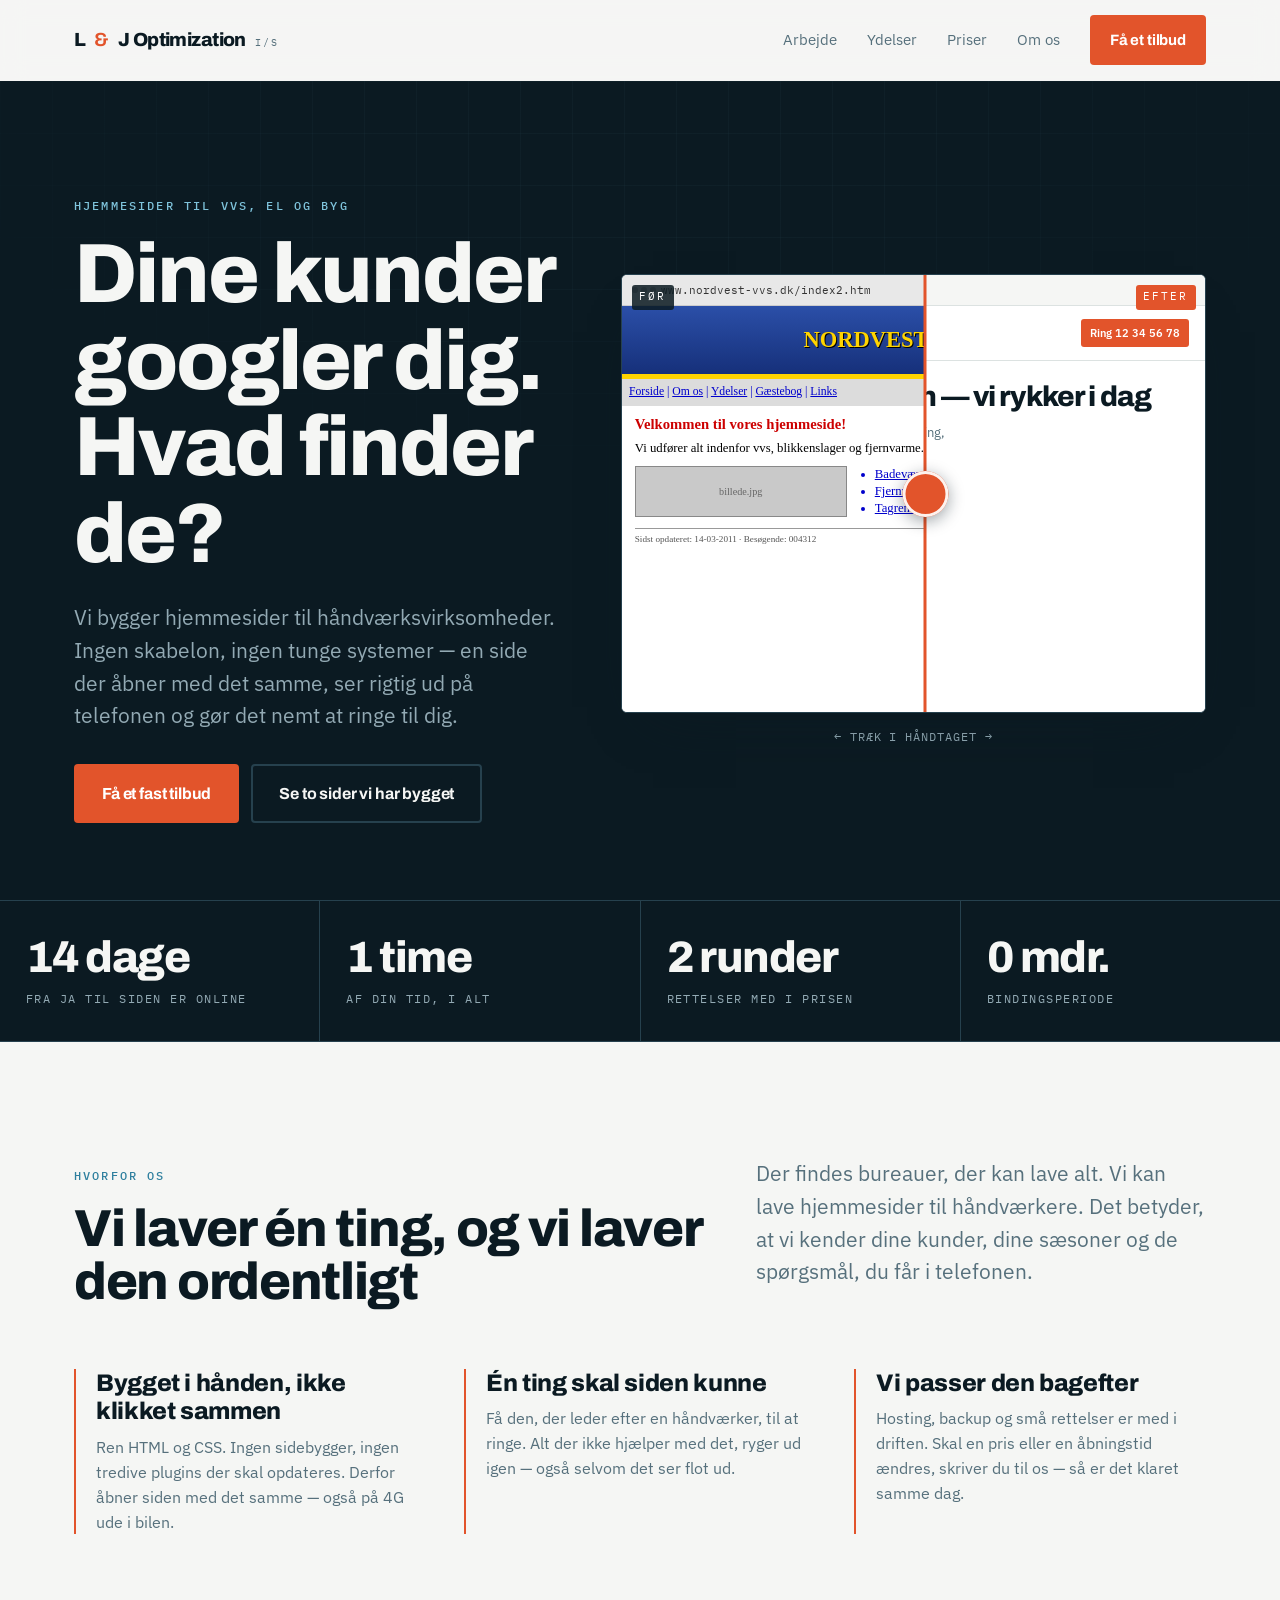
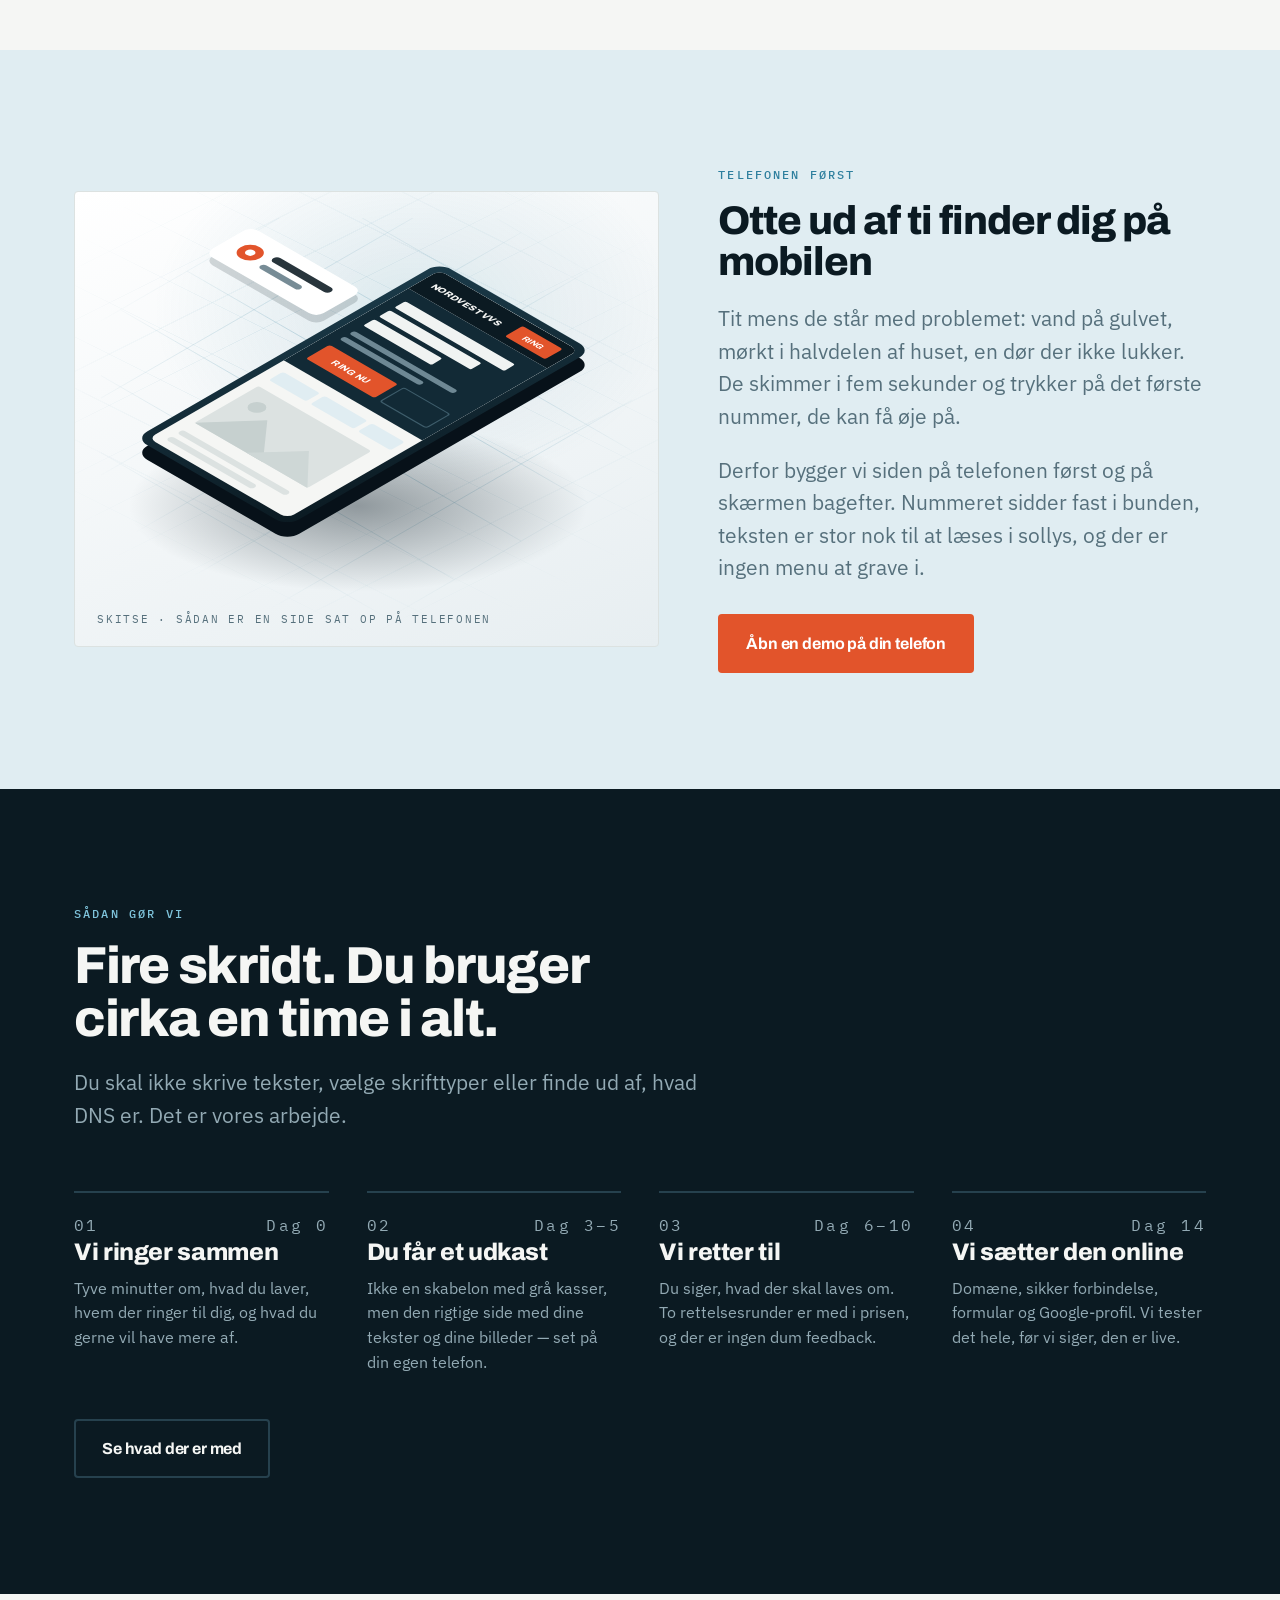
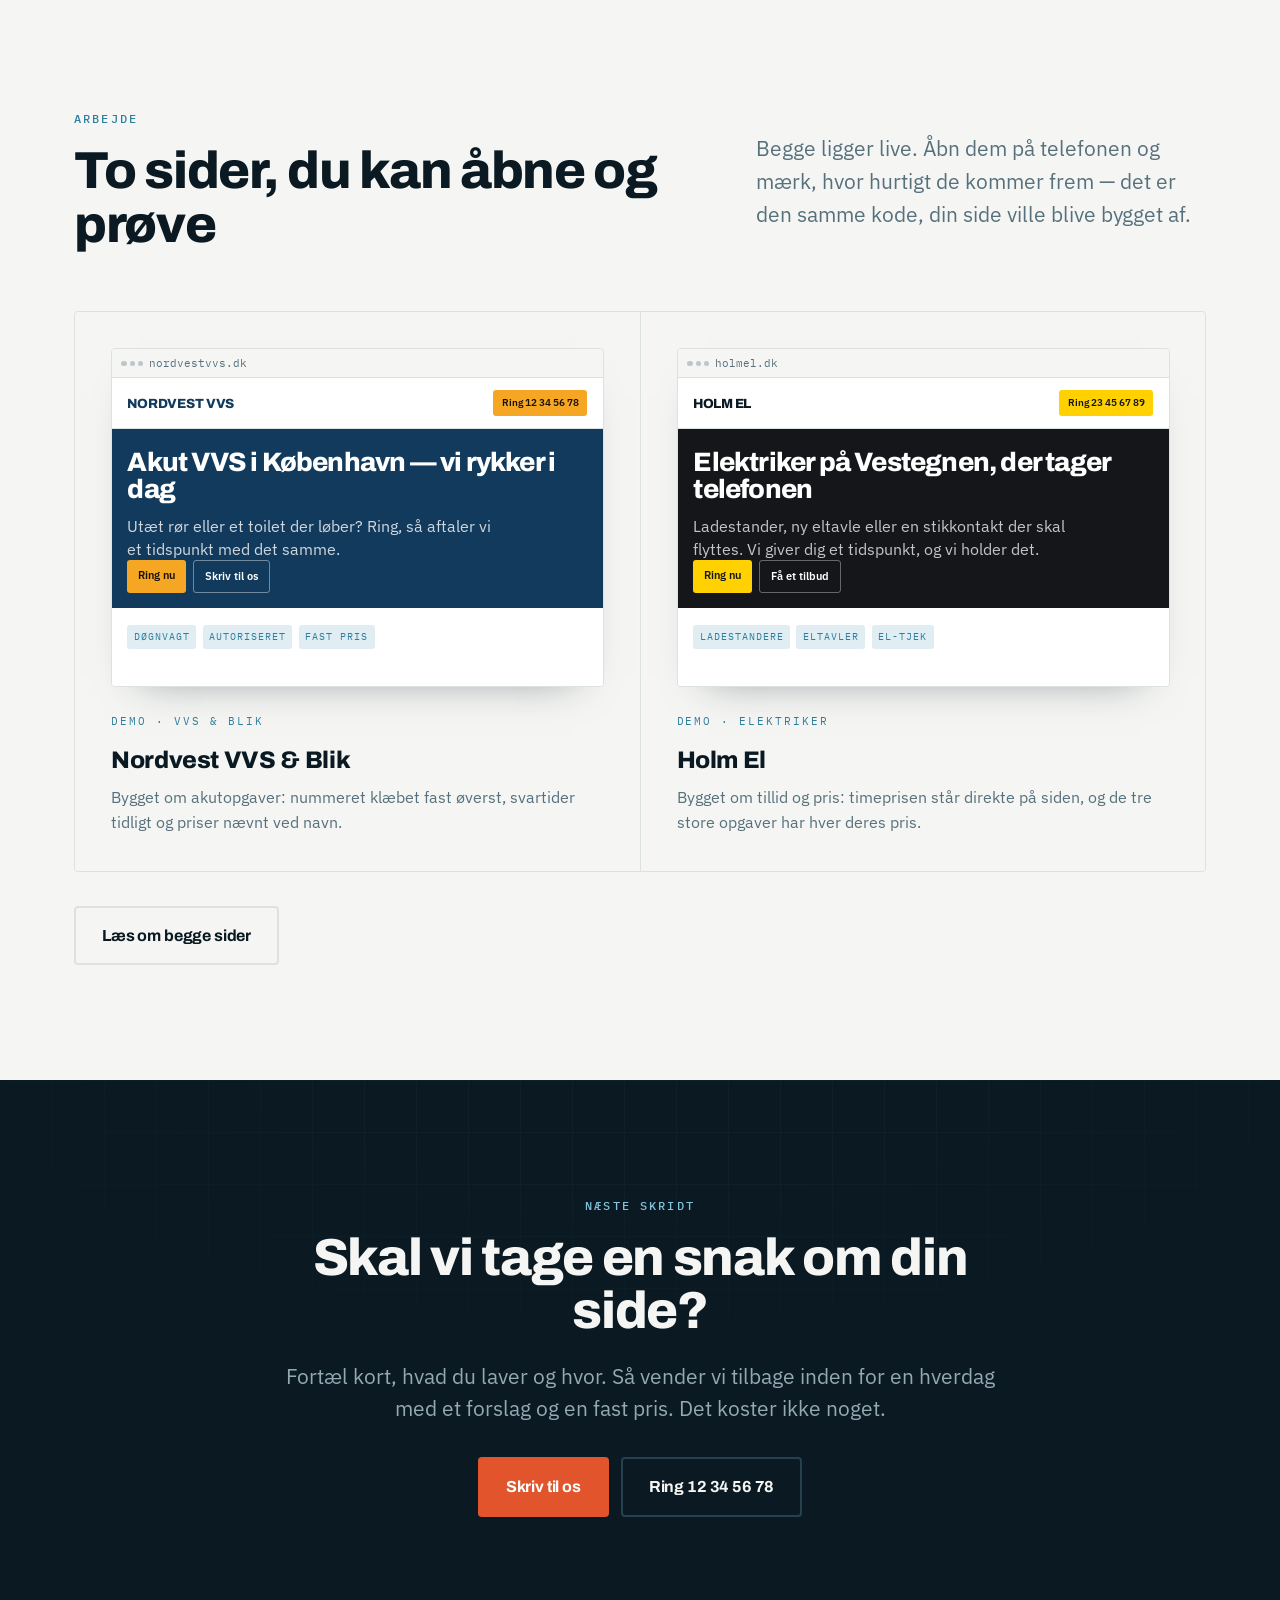
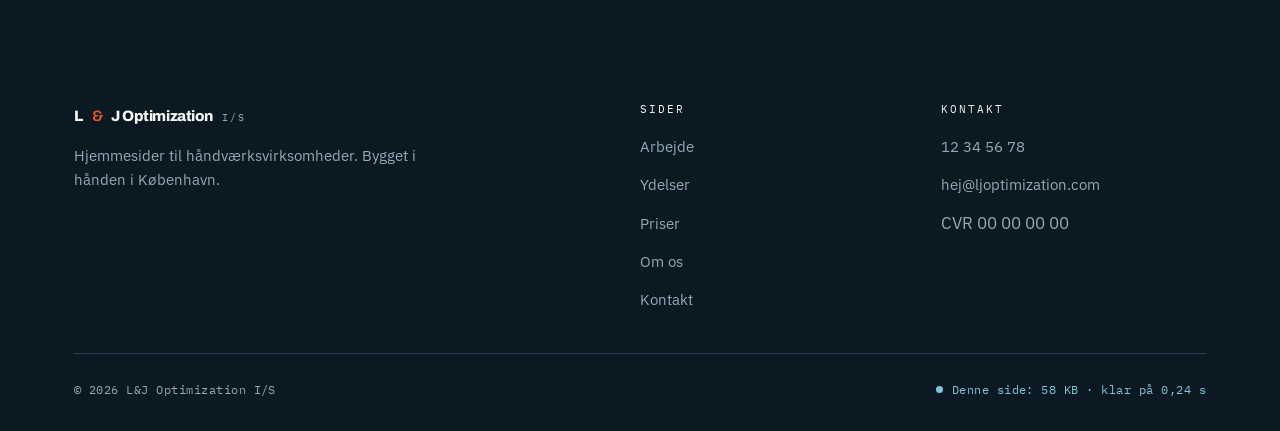
<file: index.html>
<!doctype html>
<html lang="da">
<head>
<meta charset="utf-8">
<meta name="viewport" content="width=device-width, initial-scale=1">
<title>L&amp;J Optimization — hjemmesider til VVS og håndværk</title>
<meta name="description" content="Vi bygger hurtige, enkle hjemmesider til VVS'ere og andre håndværksvirksomheder. Fast pris, online på 14 dage, ingen binding.">
<meta name="theme-color" content="#0B1A22">
<link rel="canonical" href="https://ljoptimization.com/">
<meta property="og:type" content="website">
<meta property="og:locale" content="da_DK">
<meta property="og:title" content="L&amp;J Optimization — hjemmesider til VVS og håndværk">
<meta property="og:description" content="Fast pris, online på 14 dage, ingen binding.">
<meta property="og:url" content="https://ljoptimization.com/">
<meta property="og:image" content="https://ljoptimization.dk/og.jpg">
<link rel="icon" href="data:image/svg+xml,%3Csvg xmlns='http://www.w3.org/2000/svg' viewBox='0 0 32 32'%3E%3Crect width='32' height='32' rx='5' fill='%230B1A22'/%3E%3Cpath d='M8 8v16h7' stroke='%23F5F6F4' stroke-width='3.4' fill='none'/%3E%3Cpath d='M24 8v11a5 5 0 0 1-7 4.6' stroke='%23E2542B' stroke-width='3.4' fill='none'/%3E%3C/svg%3E">
<link rel="preconnect" href="https://fonts.googleapis.com">
<link rel="preconnect" href="https://fonts.gstatic.com" crossorigin>
<link href="https://fonts.googleapis.com/css2?family=Archivo:wght@600;700;800&family=IBM+Plex+Mono:wght@400;500&family=IBM+Plex+Sans:wght@400;500;600&display=swap" rel="stylesheet">
<link rel="stylesheet" href="site.css">
<script type="application/ld+json">
{"@context":"https://schema.org","@type":"ProfessionalService","name":"L&J Optimization I/S","description":"Hjemmesider til VVS-virksomheder og andre håndværksfag.","url":"https://ljoptimization.com/","email":"hej@ljoptimization.com","telephone":"+4512345678","areaServed":"DK","address":{"@type":"PostalAddress","addressLocality":"København","addressCountry":"DK"}}
</script>
</head>
<body>
<a class="skip" href="#main">Spring til indhold</a>

<header class="site-header">
  <div class="wrap site-header__inner">
    <a class="logo" href="index.html">L<b>&amp;</b>J Optimization <span>I/S</span></a>
    <button class="burger" type="button" aria-label="Åbn menu" aria-expanded="false" aria-controls="hovedmenu"><i></i></button>
    <nav class="nav" id="hovedmenu" aria-label="Hovedmenu">
      <a href="arbejde.html">Arbejde</a>
      <a href="ydelser.html">Ydelser</a>
      <a href="priser.html">Priser</a>
      <a href="om.html">Om os</a>
      <a class="btn btn--primary" href="kontakt.html">Få et tilbud</a>
    </nav>
  </div>
</header>

<main id="main">

  <!-- HERO -->
  <section class="section on-dark blueprint" style="padding-bottom:clamp(48px,6vw,80px)">
    <div class="wrap">
      <div class="split">
        <div class="split__body">
          <span class="kicker">Hjemmesider til VVS, el og byg</span>
          <h1>Dine kunder googler dig.<br>Hvad finder de?</h1>
          <p class="lead" style="margin-top:24px">Vi bygger hjemmesider til håndværksvirksomheder. Ingen skabelon, ingen tunge systemer — en side der åbner med det samme, ser rigtig ud på telefonen og gør det nemt at ringe til dig.</p>
          <div class="btns" style="margin-top:32px">
            <a class="btn btn--primary" href="kontakt.html">Få et fast tilbud</a>
            <a class="btn btn--ghost" href="arbejde.html">Se to sider vi har bygget</a>
          </div>
        </div>

        <div>
          <div class="compare" style="--pos:52%">
            <div class="compare__pane compare__pane--after" aria-hidden="true">
              <div class="mini mini--new">
                <div class="mini__bar"><span class="mini__dots"><i></i><i></i><i></i></span> nordvestvvs.dk</div>
                <div class="mini__body">
                  <div class="new-top"><span class="new-logo">NORDVEST VVS</span><span class="new-call">Ring 12 34 56 78</span></div>
                  <div class="new-hero">
                    <h4>Akut VVS i København — vi rykker i dag</h4>
                    <p>Utæt rør, kold radiator eller et toilet der løber? Ring, så aftaler vi et tidspunkt med det samme.</p>
                    <div class="new-btns"><span>Ring nu</span><span>Skriv til os</span></div>
                  </div>
                  <div class="new-chips"><i>Døgnvagt</i><i>Fast pris</i><i>Autoriseret</i></div>
                </div>
              </div>
              <span class="compare__tag compare__tag--after">Efter</span>
            </div>
            <div class="compare__pane compare__pane--before" aria-hidden="true">
              <div class="mini mini--old">
                <div class="mini__bar"><span class="mini__dots"><i></i><i></i><i></i></span> www.nordvest-vvs.dk/index2.htm</div>
                <div class="mini__body">
                  <div class="old-banner">NORDVEST VVS ApS</div>
                  <div class="old-nav"><u>Forside</u> | <u>Om os</u> | <u>Ydelser</u> | <u>Gæstebog</u> | <u>Links</u></div>
                  <div class="old-body">
                    <h4>Velkommen til vores hjemmeside!</h4>
                    <p>Vi udfører alt indenfor vvs, blikkenslager og fjernvarme. Kontakt os for et uforpligtende tilbud.</p>
                    <div class="old-cols">
                      <div class="old-img">billede.jpg</div>
                      <ul><li><u>Badeværelser</u></li><li><u>Fjernvarme</u></li><li><u>Tagrender</u></li></ul>
                    </div>
                    <p class="old-foot">Sidst opdateret: 14-03-2011 · Besøgende: 004312</p>
                  </div>
                </div>
              </div>
              <span class="compare__tag compare__tag--before">Før</span>
            </div>
            <div class="compare__handle"></div>
            <input class="compare__range" type="range" min="0" max="100" value="52" step="0.1" aria-label="Træk for at sammenligne før og efter">
          </div>
          <p class="compare__hint">← Træk i håndtaget →</p>
        </div>
      </div>
    </div>
  </section>

  <!-- TALBÅND -->
  <section class="on-dark">
    <div class="statband">
      <div class="stat"><b>14 dage</b><span>Fra ja til siden er online</span></div>
      <div class="stat"><b>1 time</b><span>Af din tid, i alt</span></div>
      <div class="stat"><b>2 runder</b><span>Rettelser med i prisen</span></div>
      <div class="stat"><b>0 mdr.</b><span>Bindingsperiode</span></div>
    </div>
  </section>

  <!-- POSITIONERING -->
  <section class="section">
    <div class="wrap">
      <div class="section__head section__head--split reveal">
        <div>
          <span class="kicker">Hvorfor os</span>
          <h2>Vi laver én ting, og vi laver den ordentligt</h2>
        </div>
        <p class="lead">Der findes bureauer, der kan lave alt. Vi kan lave hjemmesider til håndværkere. Det betyder, at vi kender dine kunder, dine sæsoner og de spørgsmål, du får i telefonen.</p>
      </div>

      <div class="pledges reveal">
        <div class="pledge">
          <h3>Bygget i hånden, ikke klikket sammen</h3>
          <p>Ren HTML og CSS. Ingen sidebygger, ingen tredive plugins der skal opdateres. Derfor åbner siden med det samme — også på 4G ude i bilen.</p>
        </div>
        <div class="pledge">
          <h3>Én ting skal siden kunne</h3>
          <p>Få den, der leder efter en håndværker, til at ringe. Alt der ikke hjælper med det, ryger ud igen — også selvom det ser flot ud.</p>
        </div>
        <div class="pledge">
          <h3>Vi passer den bagefter</h3>
          <p>Hosting, backup og små rettelser er med i driften. Skal en pris eller en åbningstid ændres, skriver du til os — så er det klaret samme dag.</p>
        </div>
      </div>
    </div>
  </section>

  <!-- MOBIL — 3D-RENDER -->
  <section class="section on-cold">
    <div class="wrap">
      <div class="split split--flip">
        <div class="split__body">
          <span class="kicker">Telefonen først</span>
          <h2>Otte ud af ti finder dig på mobilen</h2>
          <p class="lead">Tit mens de står med problemet: vand på gulvet, mørkt i halvdelen af huset, en dør der ikke lukker. De skimmer i fem sekunder og trykker på det første nummer, de kan få øje på.</p>
          <p class="lead">Derfor bygger vi siden på telefonen først og på skærmen bagefter. Nummeret sidder fast i bunden, teksten er stor nok til at læses i sollys, og der er ingen menu at grave i.</p>
          <div class="btns" style="margin-top:30px">
            <a class="btn btn--primary" href="demo-vvs.html">Åbn en demo på din telefon</a>
          </div>
        </div>

        <div class="render render--light">
          <svg viewBox="0 0 620 470" role="img" aria-label="Isometrisk tegning af en telefon med en håndværkerhjemmeside på skærmen og en indgående opkaldsbesked, der svæver over den.">
            <defs>
              <linearGradient id="ph-body" x1="0" y1="0" x2="1" y2="1">
                <stop offset="0" stop-color="#1B3B4A"/><stop offset="1" stop-color="#0B1A22"/>
              </linearGradient>
              <radialGradient id="ph-shadow" cx="0.5" cy="0.5" r="0.5">
                <stop offset="0" stop-color="#0B1A22" stop-opacity="0.42"/>
                <stop offset="1" stop-color="#0B1A22" stop-opacity="0"/>
              </radialGradient>
              <radialGradient id="ph-fade" cx="0.5" cy="0.45" r="0.55">
                <stop offset="0.2" stop-color="#fff"/><stop offset="1" stop-color="#000"/>
              </radialGradient>
              <mask id="ph-grid-mask" maskUnits="userSpaceOnUse" x="0" y="0" width="620" height="470">
                <rect width="620" height="470" fill="url(#ph-fade)"/>
              </mask>
              <clipPath id="ph-screen"><rect x="9" y="9" width="187" height="392" rx="9"/></clipPath>
            </defs>

            <!-- isometrisk gulvraster -->
            <g mask="url(#ph-grid-mask)">
              <g transform="matrix(0.866,0.5,-0.866,0.5,395,52)" stroke="#2E7F9E" stroke-opacity="0.30" stroke-width="1" vector-effect="non-scaling-stroke" fill="none">
                <path d="M-160,-90 L-160,540 M-70,-90 L-70,540 M20,-90 L20,540 M110,-90 L110,540 M200,-90 L200,540 M290,-90 L290,540 M380,-90 L380,540"/>
                <path d="M-160,-90 L380,-90 M-160,0 L380,0 M-160,90 L380,90 M-160,180 L380,180 M-160,270 L380,270 M-160,360 L380,360 M-160,450 L380,450 M-160,540 L380,540"/>
              </g>
            </g>

            <!-- skygge under telefonen -->
            <ellipse cx="300" cy="336" rx="268" ry="100" fill="url(#ph-shadow)"/>

            <!-- telefonens tykkelse -->
            <g transform="translate(0,17)">
              <g transform="matrix(0.866,0.5,-0.866,0.5,395,52)">
                <rect x="0" y="0" width="205" height="410" rx="16" fill="#071119"/>
              </g>
            </g>

            <!-- telefonen -->
            <g transform="matrix(0.866,0.5,-0.866,0.5,395,52)">
              <rect x="0" y="0" width="205" height="410" rx="16" fill="url(#ph-body)"/>
              <rect x="9" y="9" width="187" height="392" rx="9" fill="#F5F6F4"/>
              <g clip-path="url(#ph-screen)">
                <!-- toplinje -->
                <rect x="9" y="9" width="187" height="42" fill="#0B1A22"/>
                <text x="22" y="35" font-family="Archivo,sans-serif" font-size="11" font-weight="800" fill="#F5F6F4">NORDVEST VVS</text>
                <rect x="130" y="18" width="54" height="24" rx="3" fill="#E2542B"/>
                <text x="157" y="34" font-family="Archivo,sans-serif" font-size="10" font-weight="700" fill="#FFFFFF" text-anchor="middle">RING</text>
                <!-- hero -->
                <rect x="9" y="51" width="187" height="168" fill="#122A36"/>
                <rect x="22" y="68" width="148" height="15" rx="2.5" fill="#F0F3F2"/>
                <rect x="22" y="89" width="124" height="15" rx="2.5" fill="#F0F3F2"/>
                <rect x="22" y="110" width="92" height="15" rx="2.5" fill="#F0F3F2"/>
                <rect x="22" y="137" width="140" height="7" rx="3.5" fill="#6E8894"/>
                <rect x="22" y="150" width="108" height="7" rx="3.5" fill="#6E8894"/>
                <rect x="22" y="170" width="92" height="32" rx="3" fill="#E2542B"/>
                <text x="68" y="191" font-family="Archivo,sans-serif" font-size="11" font-weight="700" fill="#FFFFFF" text-anchor="middle">RING NU</text>
                <rect x="122" y="170" width="62" height="32" rx="3" fill="none" stroke="#3E5D6B" stroke-width="1.5"/>
                <!-- mærkater -->
                <rect x="22" y="233" width="50" height="19" rx="3" fill="#E0EDF2"/>
                <rect x="78" y="233" width="58" height="19" rx="3" fill="#E0EDF2"/>
                <rect x="142" y="233" width="44" height="19" rx="3" fill="#E0EDF2"/>
                <!-- billede -->
                <rect x="22" y="266" width="152" height="86" rx="3" fill="#DCE2E1"/>
                <circle cx="46" cy="292" r="9" fill="#C6D0CF"/>
                <polygon points="22,352 68,300 114,352" fill="#C6D0CF"/>
                <polygon points="92,352 132,308 174,352" fill="#CED7D6"/>
                <!-- tekst -->
                <rect x="22" y="368" width="146" height="8" rx="4" fill="#DCE2E1"/>
                <rect x="22" y="383" width="116" height="8" rx="4" fill="#DCE2E1"/>
              </g>
            </g>

            <!-- svævende opkaldskort -->
            <g transform="translate(0,9)" opacity="0.16">
              <g transform="matrix(0.866,0.5,-0.866,0.5,175,10)">
                <rect x="0" y="0" width="150" height="62" rx="10" fill="#0B1A22"/>
              </g>
            </g>
            <g transform="matrix(0.866,0.5,-0.866,0.5,175,10)">
              <rect x="0" y="0" width="150" height="62" rx="10" fill="#FFFFFF"/>
              <circle cx="30" cy="31" r="13" fill="#E2542B"/>
              <circle cx="30" cy="31" r="5" fill="#FFFFFF"/>
              <rect x="52" y="17" width="78" height="10" rx="5" fill="#0B1A22" opacity="0.88"/>
              <rect x="52" y="35" width="54" height="8" rx="4" fill="#56707C" opacity="0.8"/>
            </g>
          </svg>
          <p class="render__tag">Skitse · sådan er en side sat op på telefonen</p>
        </div>
      </div>
    </div>
  </section>

  <!-- PROCES -->
  <section class="section on-dark">
    <div class="wrap">
      <div class="section__head reveal">
        <span class="kicker">Sådan gør vi</span>
        <h2>Fire skridt. Du bruger cirka en time i alt.</h2>
        <p class="lead">Du skal ikke skrive tekster, vælge skrifttyper eller finde ud af, hvad DNS er. Det er vores arbejde.</p>
      </div>
      <div class="steps reveal">
        <div class="step">
          <p class="step__no">01 <span>Dag 0</span></p>
          <h3>Vi ringer sammen</h3>
          <p>Tyve minutter om, hvad du laver, hvem der ringer til dig, og hvad du gerne vil have mere af.</p>
        </div>
        <div class="step">
          <p class="step__no">02 <span>Dag 3–5</span></p>
          <h3>Du får et udkast</h3>
          <p>Ikke en skabelon med grå kasser, men den rigtige side med dine tekster og dine billeder — set på din egen telefon.</p>
        </div>
        <div class="step">
          <p class="step__no">03 <span>Dag 6–10</span></p>
          <h3>Vi retter til</h3>
          <p>Du siger, hvad der skal laves om. To rettelsesrunder er med i prisen, og der er ingen dum feedback.</p>
        </div>
        <div class="step">
          <p class="step__no">04 <span>Dag 14</span></p>
          <h3>Vi sætter den online</h3>
          <p>Domæne, sikker forbindelse, formular og Google-profil. Vi tester det hele, før vi siger, den er live.</p>
        </div>
      </div>
      <div class="btns reveal" style="margin-top:44px">
        <a class="btn btn--ghost" href="ydelser.html">Se hvad der er med</a>
      </div>
    </div>
  </section>

  <!-- ARBEJDE-TEASER -->
  <section class="section">
    <div class="wrap">
      <div class="section__head section__head--split reveal">
        <div>
          <span class="kicker">Arbejde</span>
          <h2>To sider, du kan åbne og prøve</h2>
        </div>
        <p class="lead">Begge ligger live. Åbn dem på telefonen og mærk, hvor hurtigt de kommer frem — det er den samme kode, din side ville blive bygget af.</p>
      </div>

      <div class="grid grid--2 reveal" style="background:var(--line)">
        <a class="card" href="demo-vvs.html" style="text-decoration:none">
          <div class="case__shot" aria-hidden="true" style="margin-bottom:26px">
            <div class="mini mini--new">
              <div class="mini__bar"><span class="mini__dots"><i></i><i></i><i></i></span> nordvestvvs.dk</div>
              <div class="mini__body">
                <div class="new-top"><span class="new-logo" style="color:#123A5C">NORDVEST VVS</span><span class="new-call" style="background:#F5A623;color:#1A1204">Ring 12 34 56 78</span></div>
                <div class="new-hero" style="background:#123A5C;color:#fff">
                  <h4>Akut VVS i København — vi rykker i dag</h4>
                  <p style="color:rgba(255,255,255,.8)">Utæt rør eller et toilet der løber? Ring, så aftaler vi et tidspunkt med det samme.</p>
                  <div class="new-btns"><span style="background:#F5A623;color:#1A1204">Ring nu</span><span style="border-color:rgba(255,255,255,.4);color:#fff">Skriv til os</span></div>
                </div>
                <div class="new-chips"><i>Døgnvagt</i><i>Autoriseret</i><i>Fast pris</i></div>
              </div>
            </div>
          </div>
          <span class="card__kicker">Demo · VVS &amp; blik</span>
          <h3>Nordvest VVS &amp; Blik</h3>
          <p>Bygget om akutopgaver: nummeret klæbet fast øverst, svartider tidligt og priser nævnt ved navn.</p>
        </a>
        <a class="card" href="demo-el.html" style="text-decoration:none">
          <div class="case__shot" aria-hidden="true" style="margin-bottom:26px">
            <div class="mini mini--new">
              <div class="mini__bar"><span class="mini__dots"><i></i><i></i><i></i></span> holmel.dk</div>
              <div class="mini__body">
                <div class="new-top"><span class="new-logo" style="text-transform:uppercase;letter-spacing:-.04em">Holm El</span><span class="new-call" style="background:#FFD100;color:#14161A">Ring 23 45 67 89</span></div>
                <div class="new-hero" style="background:#14161A;color:#fff">
                  <h4>Elektriker på Vestegnen, der tager telefonen</h4>
                  <p style="color:rgba(255,255,255,.75)">Ladestander, ny eltavle eller en stikkontakt der skal flyttes. Vi giver dig et tidspunkt, og vi holder det.</p>
                  <div class="new-btns"><span style="background:#FFD100;color:#14161A">Ring nu</span><span style="border-color:rgba(255,255,255,.35);color:#fff">Få et tilbud</span></div>
                </div>
                <div class="new-chips"><i>Ladestandere</i><i>Eltavler</i><i>El-tjek</i></div>
              </div>
            </div>
          </div>
          <span class="card__kicker">Demo · Elektriker</span>
          <h3>Holm El</h3>
          <p>Bygget om tillid og pris: timeprisen står direkte på siden, og de tre store opgaver har hver deres pris.</p>
        </a>
      </div>

      <div class="btns reveal" style="margin-top:34px">
        <a class="btn btn--ghost" href="arbejde.html">Læs om begge sider</a>
      </div>
    </div>
  </section>

  <!-- SLUT-CTA -->
  <section class="section on-dark blueprint">
    <div class="wrap endcta reveal">
      <span class="kicker">Næste skridt</span>
      <h2>Skal vi tage en snak om din side?</h2>
      <p class="lead">Fortæl kort, hvad du laver og hvor. Så vender vi tilbage inden for en hverdag med et forslag og en fast pris. Det koster ikke noget.</p>
      <div class="btns">
        <a class="btn btn--primary" href="kontakt.html">Skriv til os</a>
        <a class="btn btn--ghost" href="tel:+4512345678">Ring 12 34 56 78</a>
      </div>
    </div>
  </section>

</main>

<footer class="site-footer">
  <div class="wrap">
    <div class="site-footer__grid">
      <div class="site-footer__brand">
        <a class="logo" href="index.html">L<b>&amp;</b>J Optimization <span>I/S</span></a>
        <p>Hjemmesider til håndværksvirksomheder. Bygget i hånden i København.</p>
      </div>
      <div>
        <h4>Sider</h4>
        <ul>
          <li><a href="arbejde.html">Arbejde</a></li>
          <li><a href="ydelser.html">Ydelser</a></li>
          <li><a href="priser.html">Priser</a></li>
          <li><a href="om.html">Om os</a></li>
          <li><a href="kontakt.html">Kontakt</a></li>
        </ul>
      </div>
      <div>
        <h4>Kontakt</h4>
        <ul>
          <li><a href="tel:+4512345678">12 34 56 78</a></li>
          <li><a href="mailto:hej@ljoptimization.com">hej@ljoptimization.com</a></li>
          <li>CVR 00 00 00 00</li>
        </ul>
      </div>
    </div>
    <div class="site-footer__bar">
      <span>© <span data-year>2026</span> L&amp;J Optimization I/S</span>
      <span class="weight" data-weight hidden></span>
    </div>
  </div>
</footer>

<div class="callbar">
  <a class="btn btn--primary" href="tel:+4512345678">Ring til os</a>
  <a class="btn btn--ghost" href="kontakt.html">Få et tilbud</a>
</div>

<script src="site.js" defer></script>
</body>
</html>
</file>
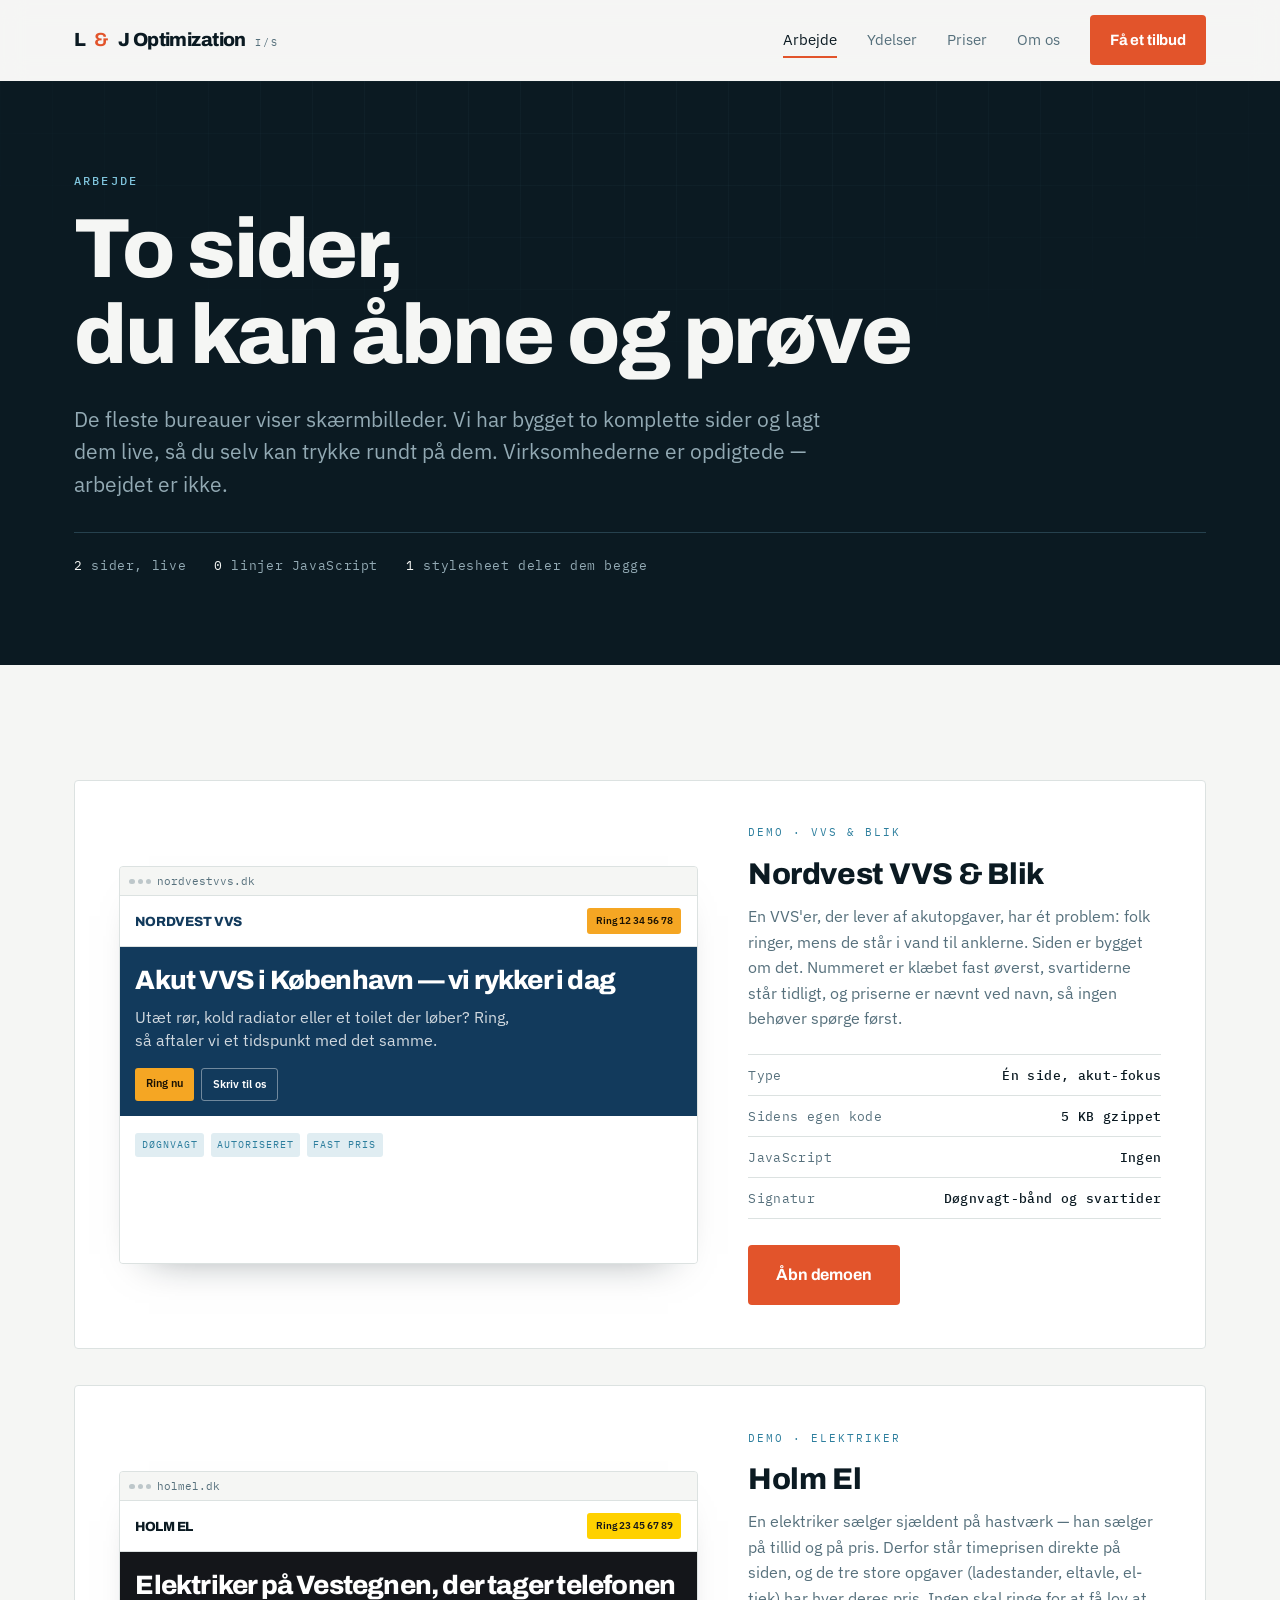
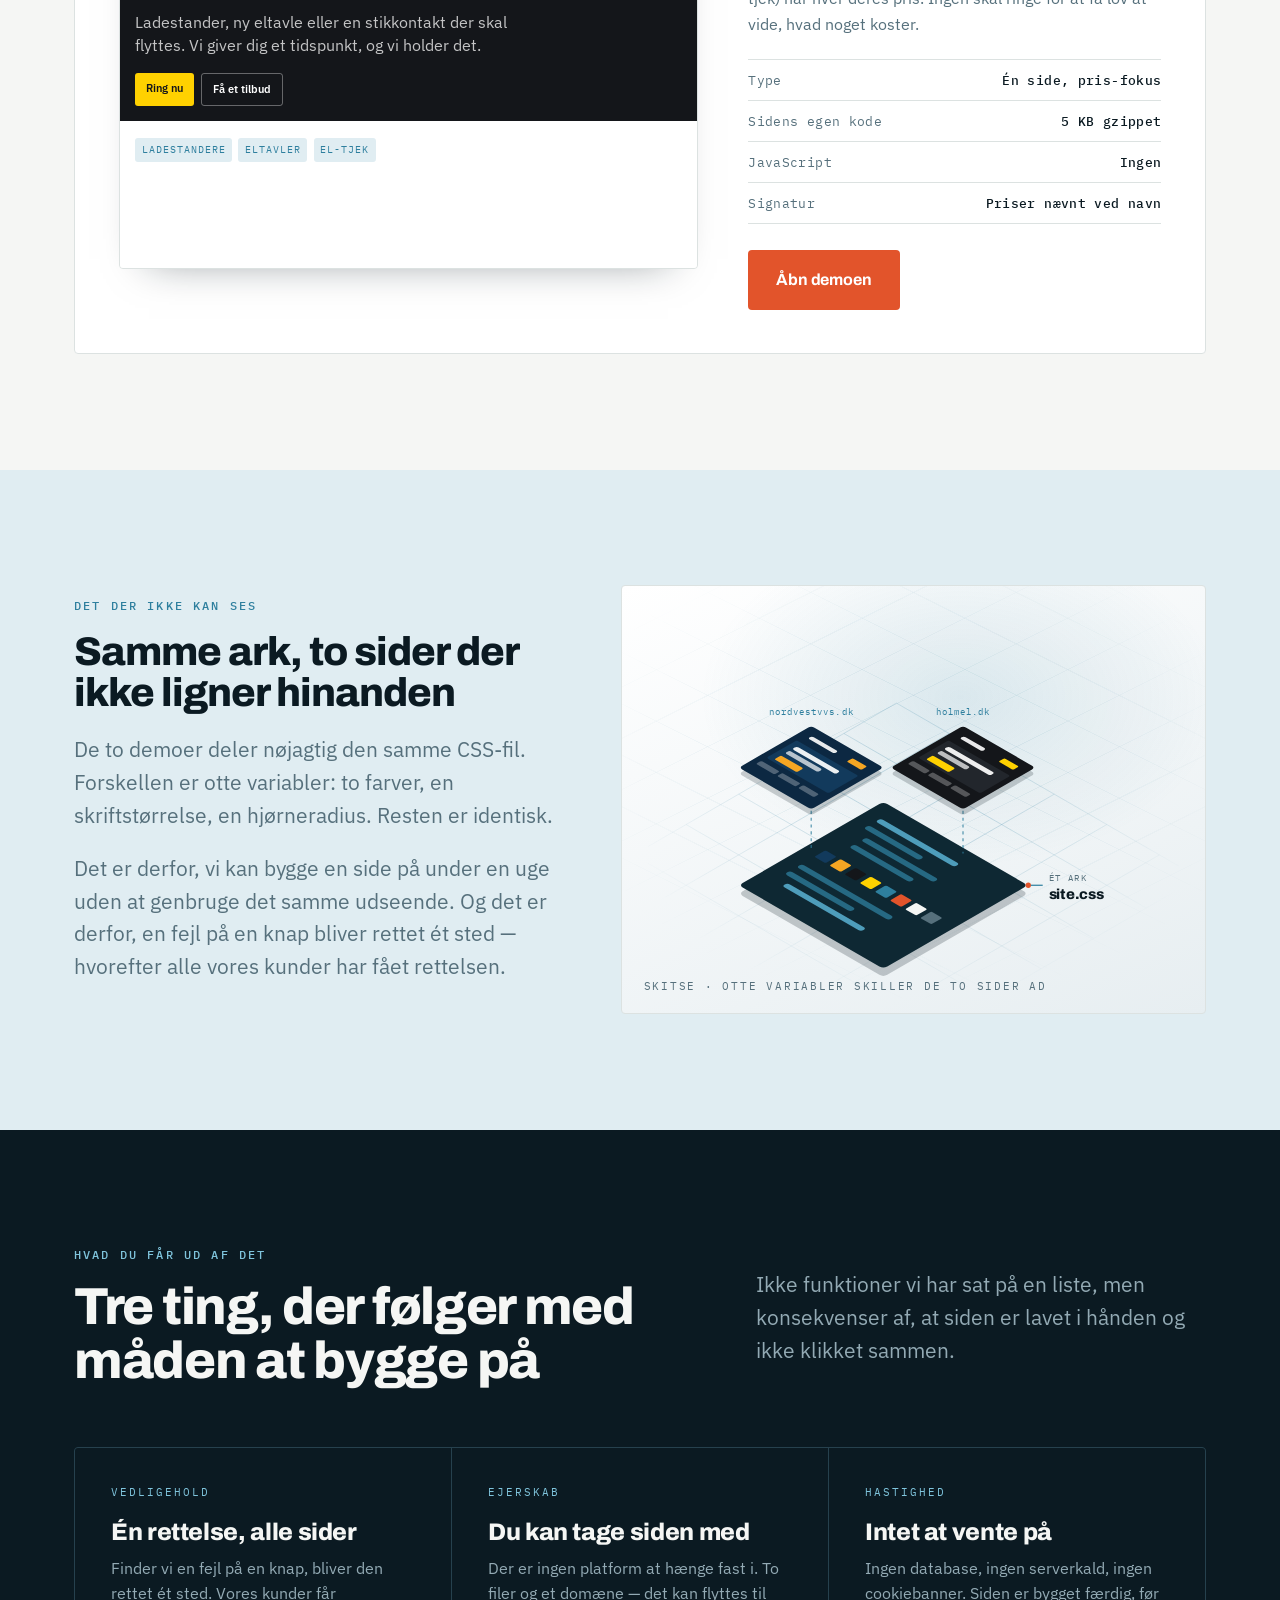
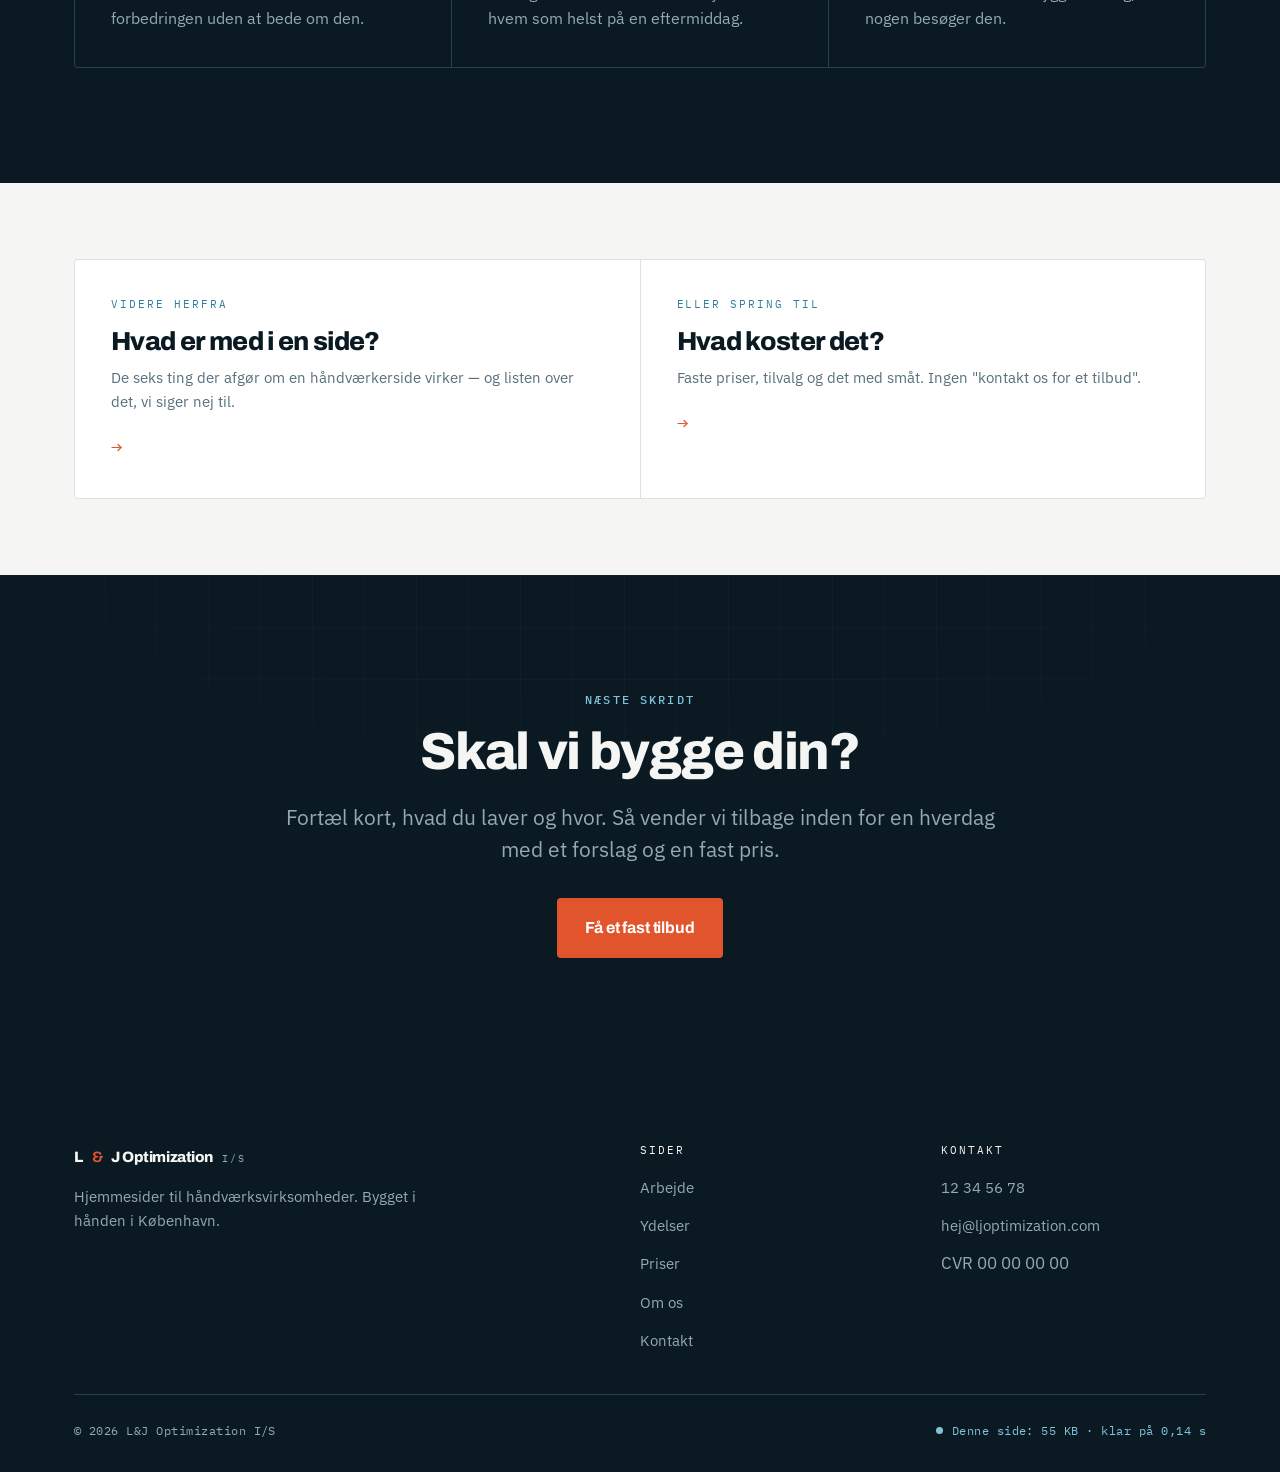
<file: arbejde.html>
<!doctype html>
<html lang="da">
<head>
<meta charset="utf-8">
<meta name="viewport" content="width=device-width, initial-scale=1">
<title>Arbejde — L&amp;J Optimization</title>
<meta name="description" content="To komplette hjemmesider til opdigtede håndværksvirksomheder. Åbn dem, prøv dem, se hvor hurtigt de indlæser.">
<meta name="theme-color" content="#0B1A22">
<link rel="canonical" href="https://ljoptimization.com/arbejde.html">
<link rel="icon" href="data:image/svg+xml,%3Csvg xmlns='http://www.w3.org/2000/svg' viewBox='0 0 32 32'%3E%3Crect width='32' height='32' rx='5' fill='%230B1A22'/%3E%3Cpath d='M8 8v16h7' stroke='%23F5F6F4' stroke-width='3.4' fill='none'/%3E%3Cpath d='M24 8v11a5 5 0 0 1-7 4.6' stroke='%23E2542B' stroke-width='3.4' fill='none'/%3E%3C/svg%3E">
<link rel="preconnect" href="https://fonts.googleapis.com">
<link rel="preconnect" href="https://fonts.gstatic.com" crossorigin>
<link href="https://fonts.googleapis.com/css2?family=Archivo:wght@600;700;800&family=IBM+Plex+Mono:wght@400;500&family=IBM+Plex+Sans:wght@400;500;600&display=swap" rel="stylesheet">
<link rel="stylesheet" href="site.css">
</head>
<body>
<a class="skip" href="#main">Spring til indhold</a>

<header class="site-header">
  <div class="wrap site-header__inner">
    <a class="logo" href="index.html">L<b>&amp;</b>J Optimization <span>I/S</span></a>
    <button class="burger" type="button" aria-label="Åbn menu" aria-expanded="false" aria-controls="hovedmenu"><i></i></button>
    <nav class="nav" id="hovedmenu" aria-label="Hovedmenu">
      <a href="arbejde.html" aria-current="page">Arbejde</a>
      <a href="ydelser.html">Ydelser</a>
      <a href="priser.html">Priser</a>
      <a href="om.html">Om os</a>
      <a class="btn btn--primary" href="kontakt.html">Få et tilbud</a>
    </nav>
  </div>
</header>

<main id="main">

  <section class="pagehead on-dark blueprint">
    <div class="wrap">
      <span class="kicker">Arbejde</span>
      <h1>To sider,<br>du kan åbne og prøve</h1>
      <p class="lead" style="margin-top:24px">De fleste bureauer viser skærmbilleder. Vi har bygget to komplette sider og lagt dem live, så du selv kan trykke rundt på dem. Virksomhederne er opdigtede — arbejdet er ikke.</p>
      <p class="pagehead__meta"><span><b>2</b> sider, live</span><span><b>0</b> linjer JavaScript</span><span><b>1</b> stylesheet deler dem begge</span></p>
    </div>
  </section>

  <section class="section">
    <div class="wrap cases">

      <article class="case reveal">
        <div class="case__shot" aria-hidden="true">
          <div class="mini mini--new">
            <div class="mini__bar"><span class="mini__dots"><i></i><i></i><i></i></span> nordvestvvs.dk</div>
            <div class="mini__body">
              <div class="new-top"><span class="new-logo" style="color:#123A5C">NORDVEST VVS</span><span class="new-call" style="background:#F5A623;color:#1A1204">Ring 12 34 56 78</span></div>
              <div class="new-hero" style="background:#123A5C;color:#fff">
                <h4>Akut VVS i København — vi rykker i dag</h4>
                <p style="color:rgba(255,255,255,.8)">Utæt rør, kold radiator eller et toilet der løber? Ring, så aftaler vi et tidspunkt med det samme.</p>
                <div class="new-btns"><span style="background:#F5A623;color:#1A1204">Ring nu</span><span style="border-color:rgba(255,255,255,.4);color:#fff">Skriv til os</span></div>
              </div>
              <div class="new-chips"><i>Døgnvagt</i><i>Autoriseret</i><i>Fast pris</i></div>
            </div>
          </div>
        </div>
        <div>
          <span class="case__label">Demo · VVS &amp; blik</span>
          <h3>Nordvest VVS &amp; Blik</h3>
          <p>En VVS'er, der lever af akutopgaver, har ét problem: folk ringer, mens de står i vand til anklerne. Siden er bygget om det. Nummeret er klæbet fast øverst, svartiderne står tidligt, og priserne er nævnt ved navn, så ingen behøver spørge først.</p>
          <ul class="case__specs">
            <li>Type <b>Én side, akut-fokus</b></li>
            <li>Sidens egen kode <b>5 KB gzippet</b></li>
            <li>JavaScript <b>Ingen</b></li>
            <li>Signatur <b>Døgnvagt-bånd og svartider</b></li>
          </ul>
          <div class="btns">
            <a class="btn btn--primary" href="demo-vvs.html">Åbn demoen</a>
          </div>
        </div>
      </article>

      <article class="case reveal">
        <div class="case__shot" aria-hidden="true">
          <div class="mini mini--new">
            <div class="mini__bar"><span class="mini__dots"><i></i><i></i><i></i></span> holmel.dk</div>
            <div class="mini__body">
              <div class="new-top"><span class="new-logo" style="text-transform:uppercase;letter-spacing:-.04em">Holm El</span><span class="new-call" style="background:#FFD100;color:#14161A">Ring 23 45 67 89</span></div>
              <div class="new-hero" style="background:#14161A;color:#fff">
                <h4>Elektriker på Vestegnen, der tager telefonen</h4>
                <p style="color:rgba(255,255,255,.75)">Ladestander, ny eltavle eller en stikkontakt der skal flyttes. Vi giver dig et tidspunkt, og vi holder det.</p>
                <div class="new-btns"><span style="background:#FFD100;color:#14161A">Ring nu</span><span style="border-color:rgba(255,255,255,.35);color:#fff">Få et tilbud</span></div>
              </div>
              <div class="new-chips"><i>Ladestandere</i><i>Eltavler</i><i>El-tjek</i></div>
            </div>
          </div>
        </div>
        <div>
          <span class="case__label">Demo · Elektriker</span>
          <h3>Holm El</h3>
          <p>En elektriker sælger sjældent på hastværk — han sælger på tillid og på pris. Derfor står timeprisen direkte på siden, og de tre store opgaver (ladestander, eltavle, el-tjek) har hver deres pris. Ingen skal ringe for at få lov at vide, hvad noget koster.</p>
          <ul class="case__specs">
            <li>Type <b>Én side, pris-fokus</b></li>
            <li>Sidens egen kode <b>5 KB gzippet</b></li>
            <li>JavaScript <b>Ingen</b></li>
            <li>Signatur <b>Priser nævnt ved navn</b></li>
          </ul>
          <div class="btns">
            <a class="btn btn--primary" href="demo-el.html">Åbn demoen</a>
          </div>
        </div>
      </article>

    </div>
  </section>

  <!-- ÉT STYLESHEET — 3D-RENDER -->
  <section class="section on-cold">
    <div class="wrap">
      <div class="split">
        <div class="split__body">
          <span class="kicker">Det der ikke kan ses</span>
          <h2>Samme ark, to sider der ikke ligner hinanden</h2>
          <p class="lead">De to demoer deler nøjagtig den samme CSS-fil. Forskellen er otte variabler: to farver, en skriftstørrelse, en hjørneradius. Resten er identisk.</p>
          <p class="lead">Det er derfor, vi kan bygge en side på under en uge uden at genbruge det samme udseende. Og det er derfor, en fejl på en knap bliver rettet ét sted — hvorefter alle vores kunder har fået rettelsen.</p>
        </div>

        <div class="render render--light">
          <svg viewBox="0 0 700 495" role="img" aria-label="Isometrisk tegning: to forskellige hjemmesider svæver over det samme stylesheet, som indeholder otte farvevariabler.">
            <defs>
              <radialGradient id="ly-fade" cx="0.5" cy="0.5" r="0.55">
                <stop offset="0.25" stop-color="#fff"/><stop offset="1" stop-color="#000"/>
              </radialGradient>
              <mask id="ly-mask" maskUnits="userSpaceOnUse" x="0" y="0" width="700" height="495">
                <rect width="700" height="495" fill="url(#ly-fade)"/>
              </mask>
            </defs>

            <!-- isometrisk raster -->
            <g mask="url(#ly-mask)">
              <g transform="matrix(0.866,0.5,-0.866,0.5,310,250)" stroke="#2E7F9E" stroke-opacity="0.28" stroke-width="1" vector-effect="non-scaling-stroke" fill="none">
                <path d="M-120,-140 L-120,340 M-40,-140 L-40,340 M40,-140 L40,340 M120,-140 L120,340 M200,-140 L200,340 M280,-140 L280,340 M340,-140 L340,340"/>
                <path d="M-120,-140 L340,-140 M-120,-60 L340,-60 M-120,20 L340,20 M-120,100 L340,100 M-120,180 L340,180 M-120,260 L340,260 M-120,340 L340,340"/>
              </g>
            </g>

            <!-- stylesheet-pladen -->
            <g transform="translate(0,11)" opacity="0.22">
              <g transform="matrix(0.866,0.5,-0.866,0.5,310,250)">
                <rect x="0" y="0" width="220" height="220" rx="6" fill="#0B1A22"/>
              </g>
            </g>
            <g transform="matrix(0.866,0.5,-0.866,0.5,310,250)">
              <rect x="0" y="0" width="220" height="220" rx="6" fill="#0E2833"/>
              <rect x="20" y="24" width="120" height="8" rx="4" fill="#4E9DBB"/>
              <rect x="20" y="42" width="84" height="8" rx="4" fill="#2E7F9E" opacity="0.75"/>
              <rect x="34" y="60" width="110" height="8" rx="4" fill="#2E7F9E" opacity="0.75"/>
              <rect x="34" y="78" width="92" height="8" rx="4" fill="#2E7F9E" opacity="0.75"/>
              <!-- de otte variabler -->
              <rect x="20" y="108" width="17" height="17" rx="2" fill="#123A5C"/>
              <rect x="43" y="108" width="17" height="17" rx="2" fill="#F5A623"/>
              <rect x="66" y="108" width="17" height="17" rx="2" fill="#14161A"/>
              <rect x="89" y="108" width="17" height="17" rx="2" fill="#FFD100"/>
              <rect x="112" y="108" width="17" height="17" rx="2" fill="#2E7F9E"/>
              <rect x="135" y="108" width="17" height="17" rx="2" fill="#E2542B"/>
              <rect x="158" y="108" width="17" height="17" rx="2" fill="#F5F6F4"/>
              <rect x="181" y="108" width="17" height="17" rx="2" fill="#56707C"/>
              <rect x="20" y="144" width="140" height="8" rx="4" fill="#2E7F9E" opacity="0.75"/>
              <rect x="20" y="162" width="100" height="8" rx="4" fill="#2E7F9E" opacity="0.75"/>
              <rect x="34" y="180" width="120" height="8" rx="4" fill="#4E9DBB"/>
            </g>

            <!-- forbindelseslinjer -->
            <g stroke="#2E7F9E" stroke-width="1.6" stroke-dasharray="4 5" opacity="0.8">
              <path d="M215,262 L215,312"/>
              <path d="M415,262 L415,318"/>
            </g>

            <!-- demo 1: nordvestvvs.dk -->
            <g transform="translate(0,8)" opacity="0.2">
              <g transform="matrix(0.866,0.5,-0.866,0.5,215,150)">
                <rect x="0" y="0" width="110" height="110" rx="5" fill="#0B1A22"/>
              </g>
            </g>
            <g transform="matrix(0.866,0.5,-0.866,0.5,215,150)">
              <rect x="0" y="0" width="110" height="110" rx="5" fill="#0C2842"/>
              <rect x="14" y="13" width="40" height="6" rx="3" fill="#FFFFFF" opacity="0.9"/>
              <rect x="74" y="11" width="22" height="9" rx="2" fill="#F5A623"/>
              <rect x="8" y="30" width="94" height="46" rx="3" fill="#123A5C"/>
              <rect x="16" y="38" width="66" height="7" rx="3" fill="#FFFFFF" opacity="0.92"/>
              <rect x="16" y="49" width="50" height="7" rx="3" fill="#FFFFFF" opacity="0.7"/>
              <rect x="16" y="62" width="34" height="10" rx="2" fill="#F5A623"/>
              <rect x="8" y="84" width="28" height="8" rx="2" fill="#FFFFFF" opacity="0.28"/>
              <rect x="40" y="84" width="28" height="8" rx="2" fill="#FFFFFF" opacity="0.28"/>
              <rect x="72" y="84" width="24" height="8" rx="2" fill="#FFFFFF" opacity="0.28"/>
            </g>

            <!-- demo 2: holmel.dk -->
            <g transform="translate(0,8)" opacity="0.2">
              <g transform="matrix(0.866,0.5,-0.866,0.5,415,150)">
                <rect x="0" y="0" width="110" height="110" rx="5" fill="#0B1A22"/>
              </g>
            </g>
            <g transform="matrix(0.866,0.5,-0.866,0.5,415,150)">
              <rect x="0" y="0" width="110" height="110" rx="5" fill="#14161A"/>
              <rect x="14" y="13" width="34" height="6" rx="3" fill="#FFFFFF" opacity="0.9"/>
              <rect x="74" y="11" width="22" height="9" rx="2" fill="#FFD100"/>
              <rect x="8" y="30" width="94" height="46" rx="3" fill="#22262C"/>
              <rect x="16" y="38" width="70" height="7" rx="3" fill="#FFFFFF" opacity="0.92"/>
              <rect x="16" y="49" width="44" height="7" rx="3" fill="#FFFFFF" opacity="0.7"/>
              <rect x="16" y="62" width="34" height="10" rx="2" fill="#FFD100"/>
              <rect x="8" y="84" width="26" height="8" rx="2" fill="#FFFFFF" opacity="0.28"/>
              <rect x="38" y="84" width="30" height="8" rx="2" fill="#FFFFFF" opacity="0.28"/>
              <rect x="72" y="84" width="24" height="8" rx="2" fill="#FFFFFF" opacity="0.28"/>
            </g>

            <!-- mærkater -->
            <text x="215" y="136" font-family="'IBM Plex Mono',monospace" font-size="12.5" letter-spacing="1.4" fill="#2E7F9E" text-anchor="middle">nordvestvvs.dk</text>
            <text x="415" y="136" font-family="'IBM Plex Mono',monospace" font-size="12.5" letter-spacing="1.4" fill="#2E7F9E" text-anchor="middle">holmel.dk</text>
            <path d="M501,360 L520,360" stroke="#2E7F9E" stroke-width="1.6"/>
            <circle cx="501" cy="360" r="3.5" fill="#E2542B"/>
            <text x="528" y="355" font-family="'IBM Plex Mono',monospace" font-size="11.5" letter-spacing="1.8" fill="#56707C">ÉT ARK</text>
            <text x="528" y="378" font-family="Archivo,sans-serif" font-size="19" font-weight="800" letter-spacing="-0.4" fill="#0B1A22">site.css</text>
          </svg>
          <p class="render__tag">Skitse · otte variabler skiller de to sider ad</p>
        </div>
      </div>
    </div>
  </section>

  <section class="section on-dark">
    <div class="wrap">
      <div class="section__head section__head--split reveal">
        <div>
          <span class="kicker">Hvad du får ud af det</span>
          <h2>Tre ting, der følger med måden at bygge på</h2>
        </div>
        <p class="lead">Ikke funktioner vi har sat på en liste, men konsekvenser af, at siden er lavet i hånden og ikke klikket sammen.</p>
      </div>
      <div class="grid grid--3 reveal">
        <article class="card">
          <span class="card__kicker">Vedligehold</span>
          <h3>Én rettelse, alle sider</h3>
          <p>Finder vi en fejl på en knap, bliver den rettet ét sted. Vores kunder får forbedringen uden at bede om den.</p>
        </article>
        <article class="card">
          <span class="card__kicker">Ejerskab</span>
          <h3>Du kan tage siden med</h3>
          <p>Der er ingen platform at hænge fast i. To filer og et domæne — det kan flyttes til hvem som helst på en eftermiddag.</p>
        </article>
        <article class="card">
          <span class="card__kicker">Hastighed</span>
          <h3>Intet at vente på</h3>
          <p>Ingen database, ingen serverkald, ingen cookiebanner. Siden er bygget færdig, før nogen besøger den.</p>
        </article>
      </div>
    </div>
  </section>

  <section class="section section--sm">
    <div class="wrap">
      <div class="nextnav reveal">
        <a href="ydelser.html">
          <b>Videre herfra</b>
          <strong>Hvad er med i en side?</strong>
          <p>De seks ting der afgør om en håndværkerside virker — og listen over det, vi siger nej til.</p>
          <span class="arrow">→</span>
        </a>
        <a href="priser.html">
          <b>Eller spring til</b>
          <strong>Hvad koster det?</strong>
          <p>Faste priser, tilvalg og det med småt. Ingen "kontakt os for et tilbud".</p>
          <span class="arrow">→</span>
        </a>
      </div>
    </div>
  </section>

  <section class="section blueprint on-dark">
    <div class="wrap endcta reveal">
      <span class="kicker">Næste skridt</span>
      <h2>Skal vi bygge din?</h2>
      <p class="lead">Fortæl kort, hvad du laver og hvor. Så vender vi tilbage inden for en hverdag med et forslag og en fast pris.</p>
      <div class="btns"><a class="btn btn--primary" href="kontakt.html">Få et fast tilbud</a></div>
    </div>
  </section>

</main>

<footer class="site-footer">
  <div class="wrap">
    <div class="site-footer__grid">
      <div class="site-footer__brand">
        <a class="logo" href="index.html">L<b>&amp;</b>J Optimization <span>I/S</span></a>
        <p>Hjemmesider til håndværksvirksomheder. Bygget i hånden i København.</p>
      </div>
      <div>
        <h4>Sider</h4>
        <ul>
          <li><a href="arbejde.html">Arbejde</a></li>
          <li><a href="ydelser.html">Ydelser</a></li>
          <li><a href="priser.html">Priser</a></li>
          <li><a href="om.html">Om os</a></li>
          <li><a href="kontakt.html">Kontakt</a></li>
        </ul>
      </div>
      <div>
        <h4>Kontakt</h4>
        <ul>
          <li><a href="tel:+4512345678">12 34 56 78</a></li>
          <li><a href="mailto:hej@ljoptimization.com">hej@ljoptimization.com</a></li>
          <li>CVR 00 00 00 00</li>
        </ul>
      </div>
    </div>
    <div class="site-footer__bar">
      <span>© <span data-year>2026</span> L&amp;J Optimization I/S</span>
      <span class="weight" data-weight hidden></span>
    </div>
  </div>
</footer>

<div class="callbar">
  <a class="btn btn--primary" href="tel:+4512345678">Ring til os</a>
  <a class="btn btn--ghost" href="kontakt.html">Få et tilbud</a>
</div>

<script src="site.js" defer></script>
</body>
</html>
</file>
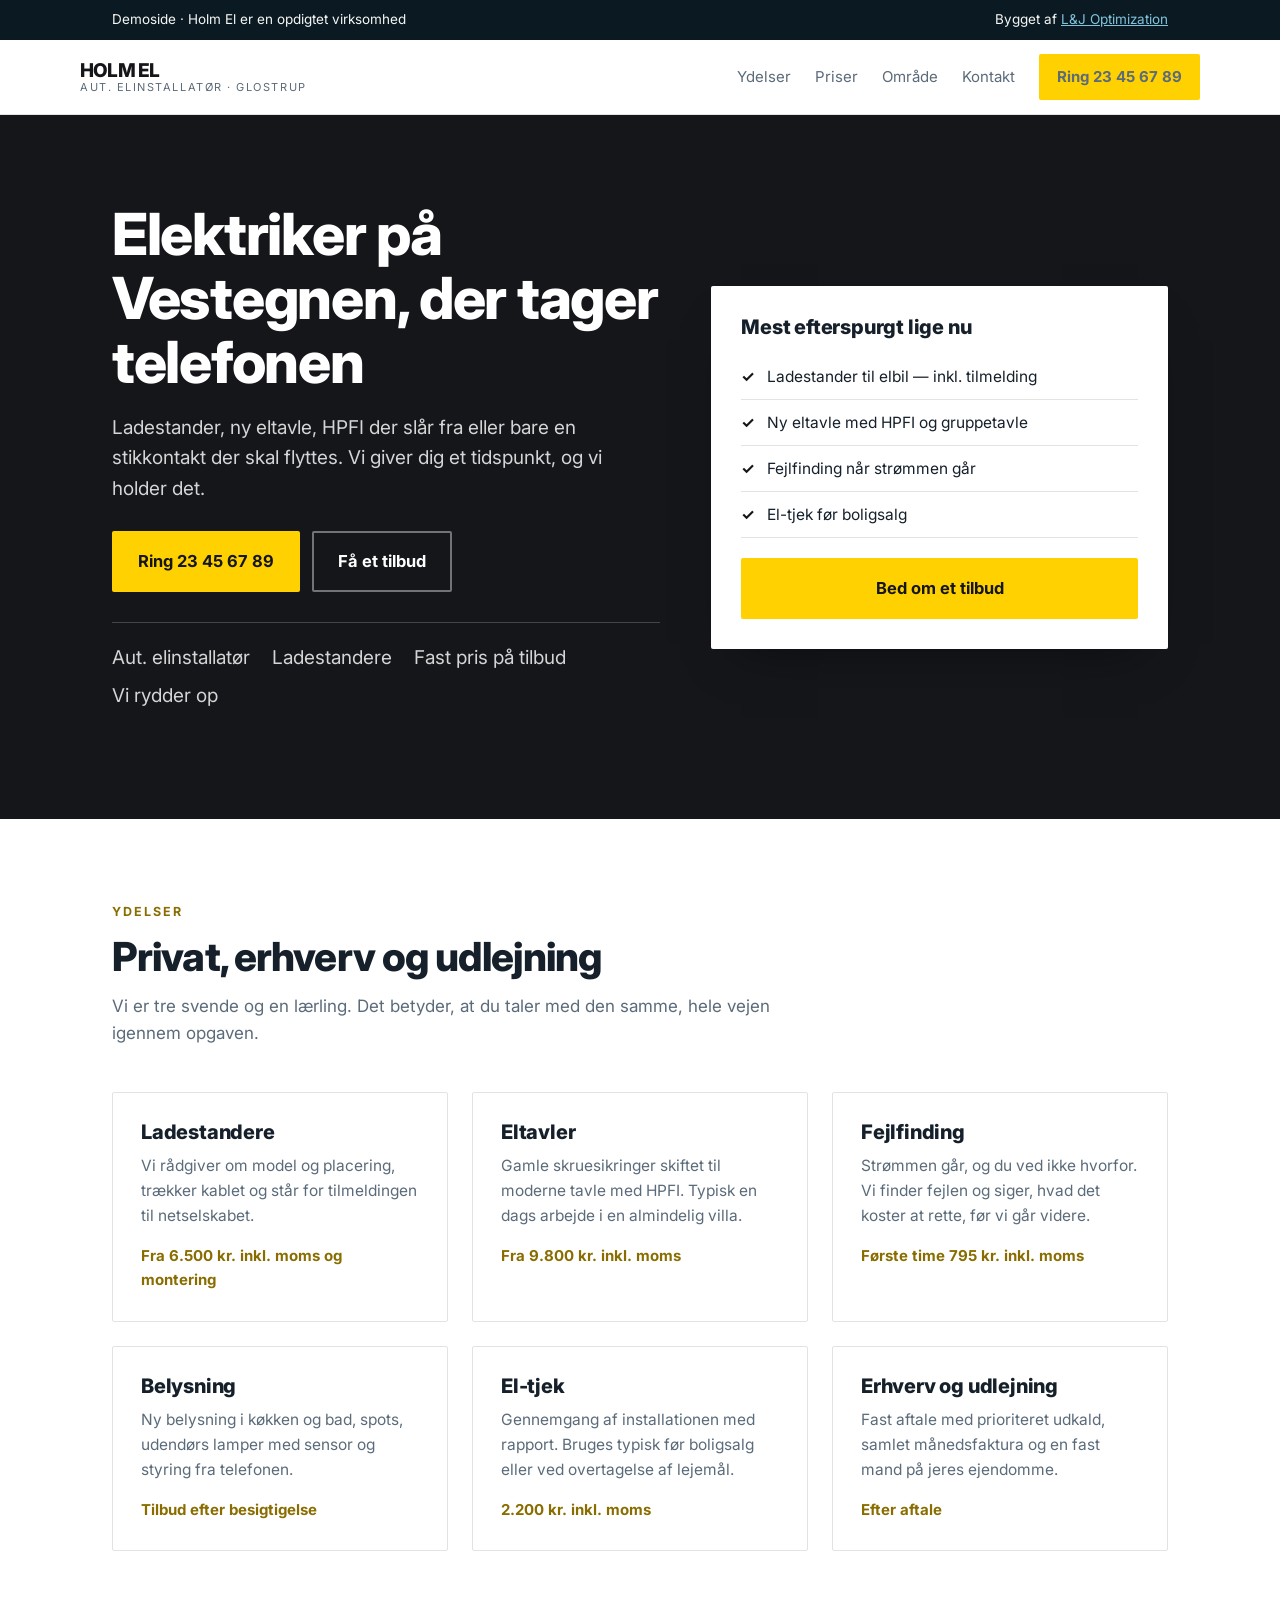
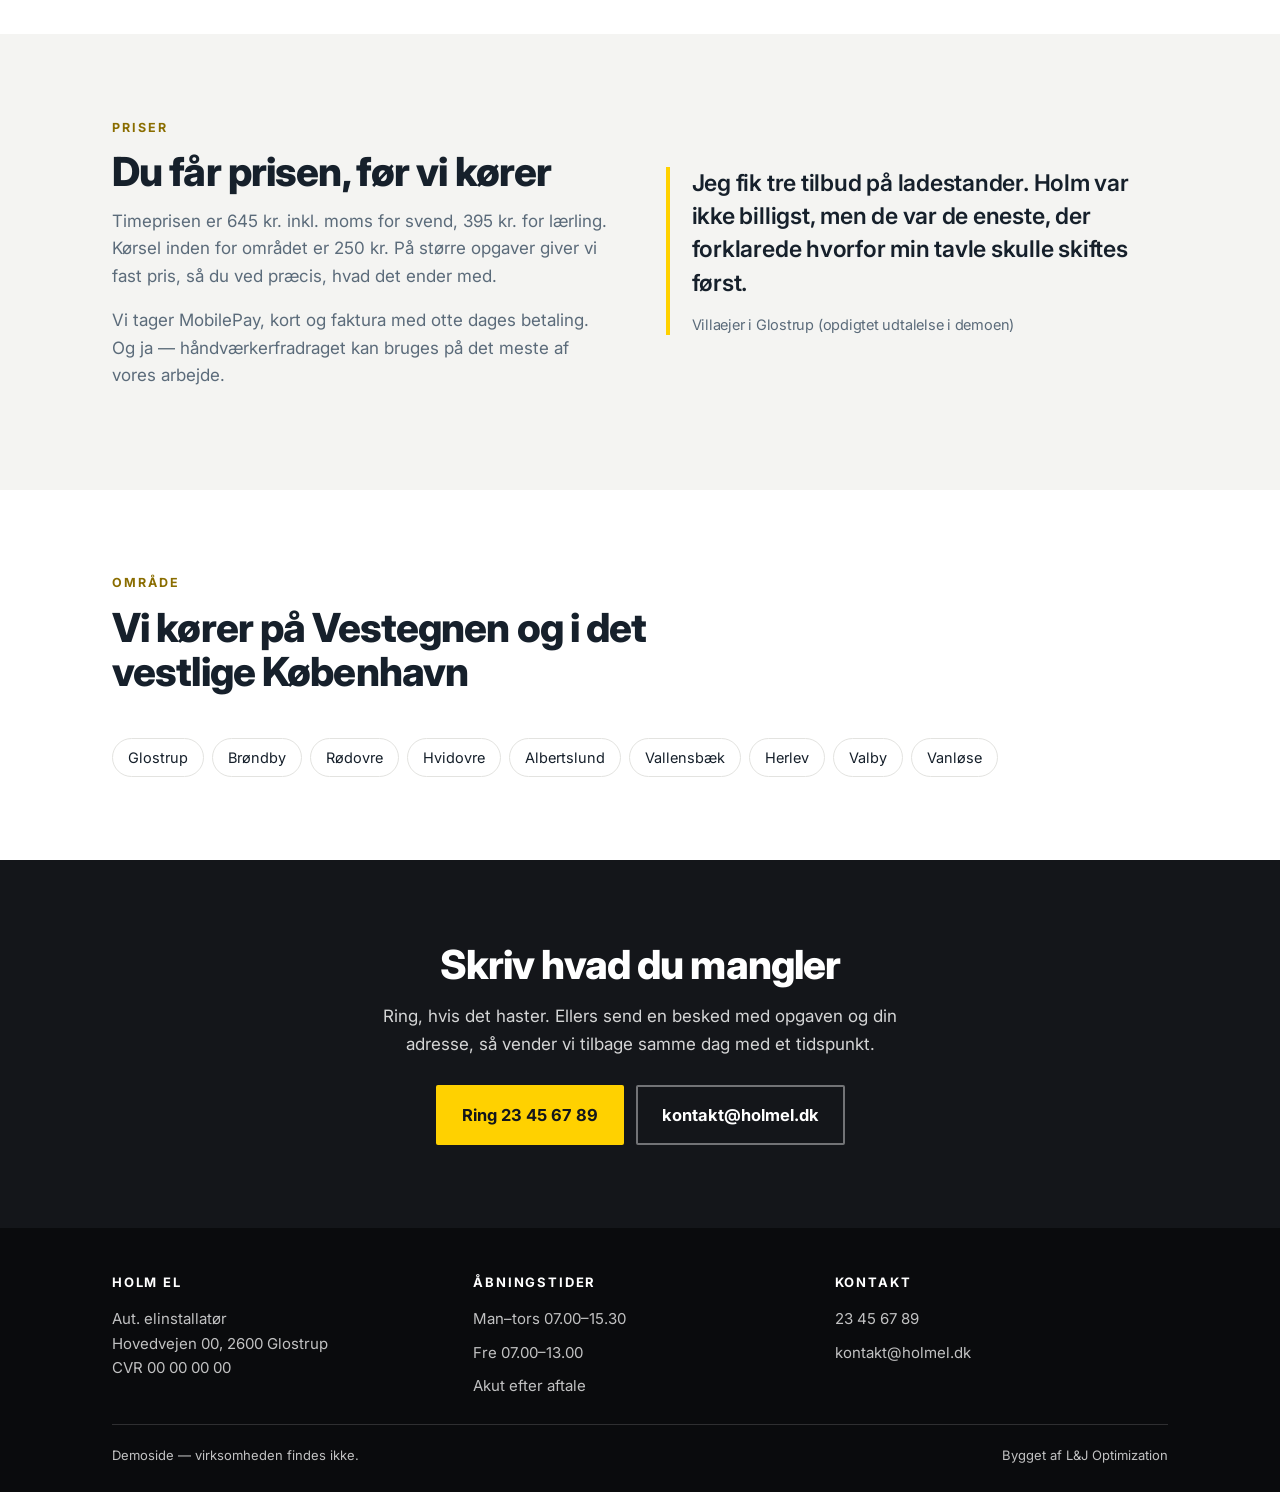
<file: demo-el.html>
<!doctype html>
<html lang="da">
<head>
<meta charset="utf-8">
<meta name="viewport" content="width=device-width, initial-scale=1">
<title>Holm El — elektriker på Vestegnen | Demo</title>
<meta name="description" content="Demoside bygget af L&amp;J Optimization. Holm El er en opdigtet virksomhed.">
<meta name="robots" content="noindex">
<meta name="theme-color" content="#14161A">
<link rel="icon" href="data:image/svg+xml,%3Csvg xmlns='http://www.w3.org/2000/svg' viewBox='0 0 32 32'%3E%3Crect width='32' height='32' rx='6' fill='%2314161A'/%3E%3Cpath d='M18 5 10 18h5l-1 9 8-13h-5z' fill='%23FFD100'/%3E%3C/svg%3E">
<link rel="preconnect" href="https://fonts.googleapis.com">
<link rel="preconnect" href="https://fonts.gstatic.com" crossorigin>
<link href="https://fonts.googleapis.com/css2?family=Inter:wght@400;600;800&display=swap" rel="stylesheet">
<link rel="stylesheet" href="demo.css">
<style>
  /* Samme stylesheet, anden virksomhed. Kun variablerne er skiftet. */
  :root{
    --brand:#14161A;
    --brand-dark:#0A0B0D;
    --accent:#FFD100;
    --accent-ink:#14161A;
    --soft:#F4F4F2;
    --line:#E3E3E0;
    --radius:2px;
  }
  .brand strong{letter-spacing:-.04em;text-transform:uppercase}
  .head span{color:#8A6D00}
  .svc__price{color:#8A6D00}
  .steps3 div{border-top-color:var(--accent)}
  .steps3 b{color:#8A6D00}
</style>
</head>
<body>

<div class="demobar">
  <div class="wrap">
    <span>Demoside · Holm El er en opdigtet virksomhed</span>
    <span>Bygget af <a href="index.html">L&amp;J Optimization</a></span>
  </div>
</div>

<header class="top">
  <div class="wrap top__inner">
    <a class="brand" href="#top"><strong>Holm El</strong><small>Aut. elinstallatør · Glostrup</small></a>
    <nav>
      <a href="#ydelser">Ydelser</a>
      <a href="#priser">Priser</a>
      <a href="#omraade">Område</a>
      <a href="#kontakt">Kontakt</a>
      <a class="call" href="tel:+4523456789">Ring 23 45 67 89</a>
    </nav>
  </div>
</header>

<main id="top">

  <section class="hero">
    <div class="wrap hero__grid">
      <div>
        <h1>Elektriker på Vestegnen, der tager telefonen</h1>
        <p>Ladestander, ny eltavle, HPFI der slår fra eller bare en stikkontakt der skal flyttes. Vi giver dig et tidspunkt, og vi holder det.</p>
        <div class="hero__btns">
          <a class="btn btn--accent" href="tel:+4523456789">Ring 23 45 67 89</a>
          <a class="btn btn--line" href="#kontakt">Få et tilbud</a>
        </div>
        <p class="hero__badges"><span>Aut. elinstallatør</span><span>Ladestandere</span><span>Fast pris på tilbud</span><span>Vi rydder op</span></p>
      </div>
      <div class="hero__card">
        <h3>Mest efterspurgt lige nu</h3>
        <ul>
          <li>Ladestander til elbil — inkl. tilmelding</li>
          <li>Ny eltavle med HPFI og gruppetavle</li>
          <li>Fejlfinding når strømmen går</li>
          <li>El-tjek før boligsalg</li>
        </ul>
        <a class="btn btn--dark" href="#kontakt" style="background:var(--accent);color:var(--accent-ink)">Bed om et tilbud</a>
      </div>
    </div>
  </section>

  <section id="ydelser">
    <div class="wrap">
      <div class="head">
        <span>Ydelser</span>
        <h2>Privat, erhverv og udlejning</h2>
        <p>Vi er tre svende og en lærling. Det betyder, at du taler med den samme, hele vejen igennem opgaven.</p>
      </div>
      <div class="cards">
        <article class="svc">
          <h3>Ladestandere</h3>
          <p>Vi rådgiver om model og placering, trækker kablet og står for tilmeldingen til netselskabet.</p>
          <span class="svc__price">Fra 6.500 kr. inkl. moms og montering</span>
        </article>
        <article class="svc">
          <h3>Eltavler</h3>
          <p>Gamle skruesikringer skiftet til moderne tavle med HPFI. Typisk en dags arbejde i en almindelig villa.</p>
          <span class="svc__price">Fra 9.800 kr. inkl. moms</span>
        </article>
        <article class="svc">
          <h3>Fejlfinding</h3>
          <p>Strømmen går, og du ved ikke hvorfor. Vi finder fejlen og siger, hvad det koster at rette, før vi går videre.</p>
          <span class="svc__price">Første time 795 kr. inkl. moms</span>
        </article>
        <article class="svc">
          <h3>Belysning</h3>
          <p>Ny belysning i køkken og bad, spots, udendørs lamper med sensor og styring fra telefonen.</p>
          <span class="svc__price">Tilbud efter besigtigelse</span>
        </article>
        <article class="svc">
          <h3>El-tjek</h3>
          <p>Gennemgang af installationen med rapport. Bruges typisk før boligsalg eller ved overtagelse af lejemål.</p>
          <span class="svc__price">2.200 kr. inkl. moms</span>
        </article>
        <article class="svc">
          <h3>Erhverv og udlejning</h3>
          <p>Fast aftale med prioriteret udkald, samlet månedsfaktura og en fast mand på jeres ejendomme.</p>
          <span class="svc__price">Efter aftale</span>
        </article>
      </div>
    </div>
  </section>

  <section class="soft" id="priser">
    <div class="wrap split">
      <div>
        <div class="head" style="margin-bottom:0">
          <span>Priser</span>
          <h2>Du får prisen, før vi kører</h2>
          <p>Timeprisen er 645 kr. inkl. moms for svend, 395 kr. for lærling. Kørsel inden for området er 250 kr. På større opgaver giver vi fast pris, så du ved præcis, hvad det ender med.</p>
          <p>Vi tager MobilePay, kort og faktura med otte dages betaling. Og ja — håndværkerfradraget kan bruges på det meste af vores arbejde.</p>
        </div>
      </div>
      <div>
        <p class="quote">Jeg fik tre tilbud på ladestander. Holm var ikke billigst, men de var de eneste, der forklarede hvorfor min tavle skulle skiftes først.<cite>Villaejer i Glostrup (opdigtet udtalelse i demoen)</cite></p>
      </div>
    </div>
  </section>

  <section id="omraade">
    <div class="wrap">
      <div class="head">
        <span>Område</span>
        <h2>Vi kører på Vestegnen og i det vestlige København</h2>
      </div>
      <ul class="areas">
        <li>Glostrup</li><li>Brøndby</li><li>Rødovre</li><li>Hvidovre</li>
        <li>Albertslund</li><li>Vallensbæk</li><li>Herlev</li><li>Valby</li><li>Vanløse</li>
      </ul>
    </div>
  </section>

  <section class="cta" id="kontakt">
    <div class="wrap">
      <h2>Skriv hvad du mangler</h2>
      <p>Ring, hvis det haster. Ellers send en besked med opgaven og din adresse, så vender vi tilbage samme dag med et tidspunkt.</p>
      <div class="hero__btns">
        <a class="btn btn--accent" href="tel:+4523456789">Ring 23 45 67 89</a>
        <a class="btn btn--line" href="mailto:kontakt@holmel.dk">kontakt@holmel.dk</a>
      </div>
    </div>
  </section>

</main>

<footer class="bottom">
  <div class="wrap">
    <div class="bottom__grid">
      <div>
        <h4>Holm El</h4>
        <p style="margin:0">Aut. elinstallatør<br>Hovedvejen 00, 2600 Glostrup<br>CVR 00 00 00 00</p>
      </div>
      <div>
        <h4>Åbningstider</h4>
        <ul>
          <li>Man–tors 07.00–15.30</li>
          <li>Fre 07.00–13.00</li>
          <li>Akut efter aftale</li>
        </ul>
      </div>
      <div>
        <h4>Kontakt</h4>
        <ul>
          <li><a href="tel:+4523456789">23 45 67 89</a></li>
          <li><a href="mailto:kontakt@holmel.dk">kontakt@holmel.dk</a></li>
        </ul>
      </div>
    </div>
    <div class="bottom__bar">
      <span>Demoside — virksomheden findes ikke.</span>
      <span>Bygget af <a href="index.html">L&amp;J Optimization</a></span>
    </div>
  </div>
</footer>

</body>
</html>
</file>
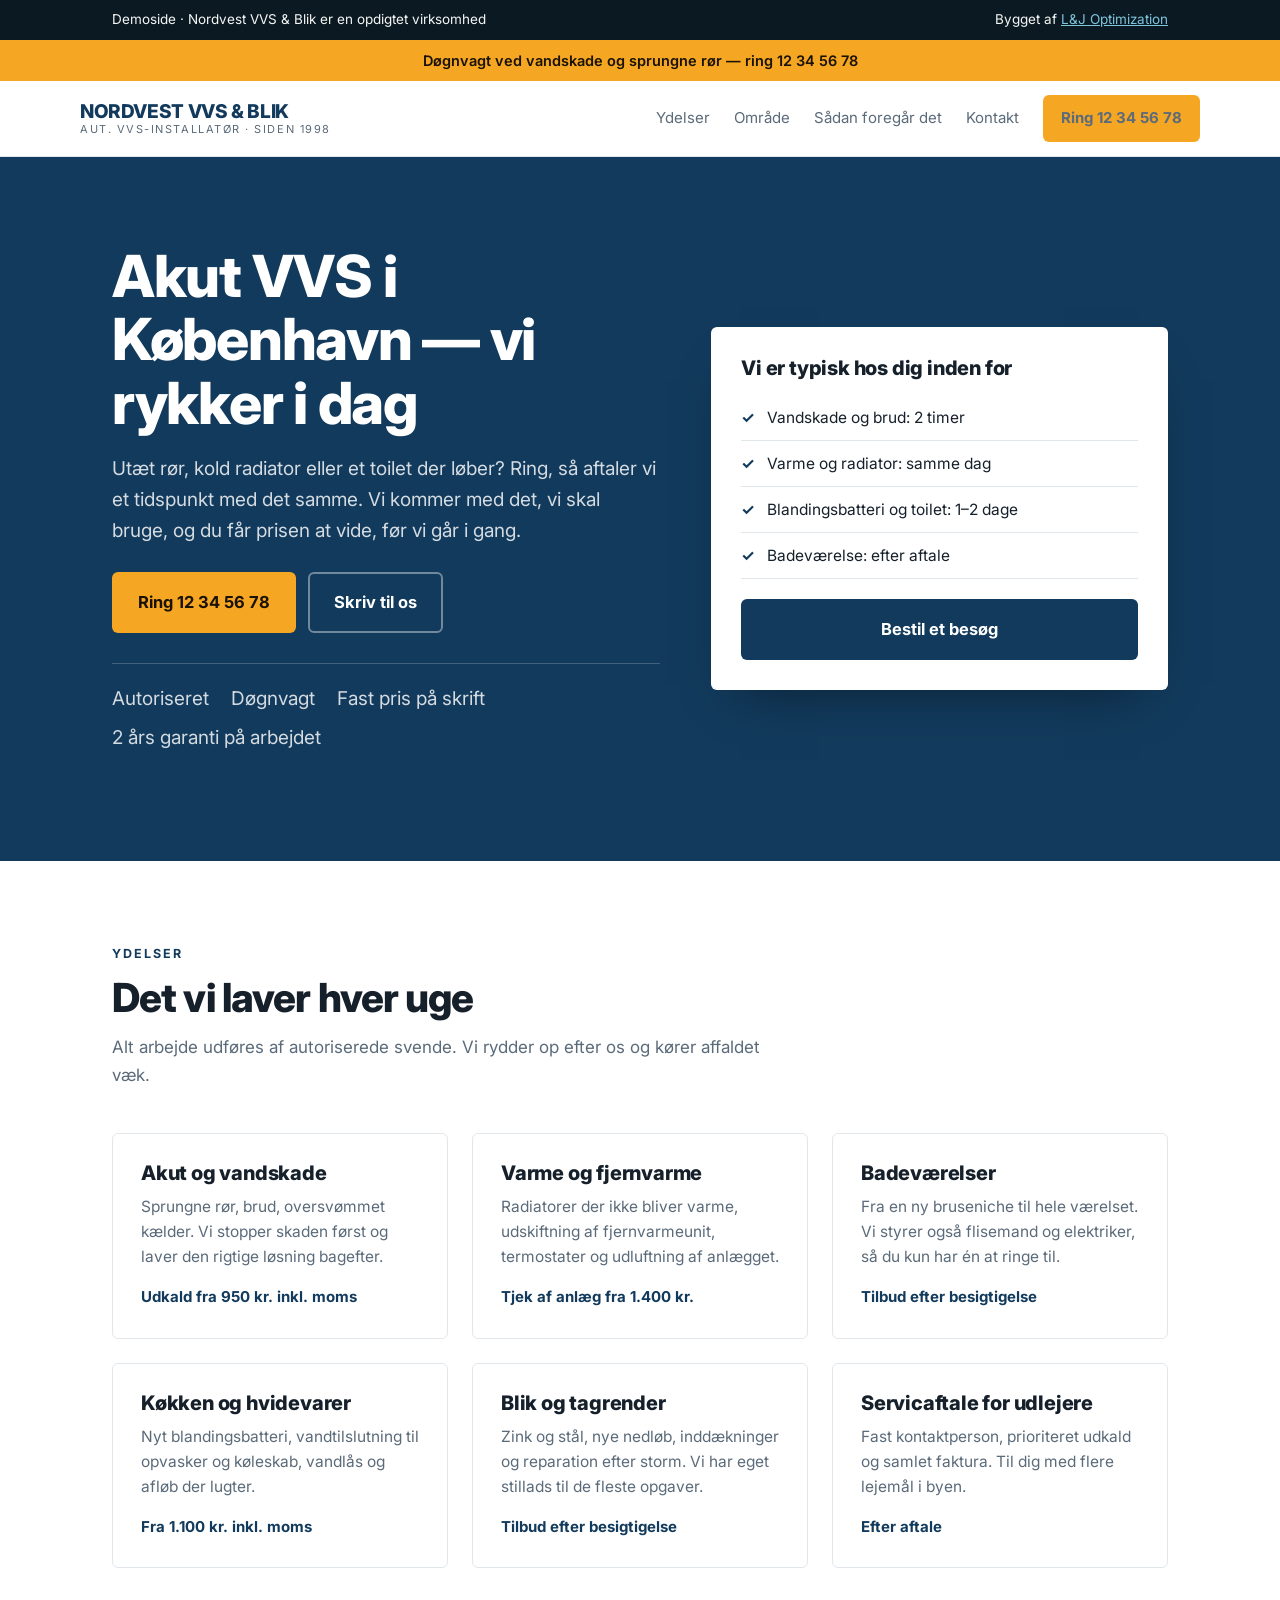
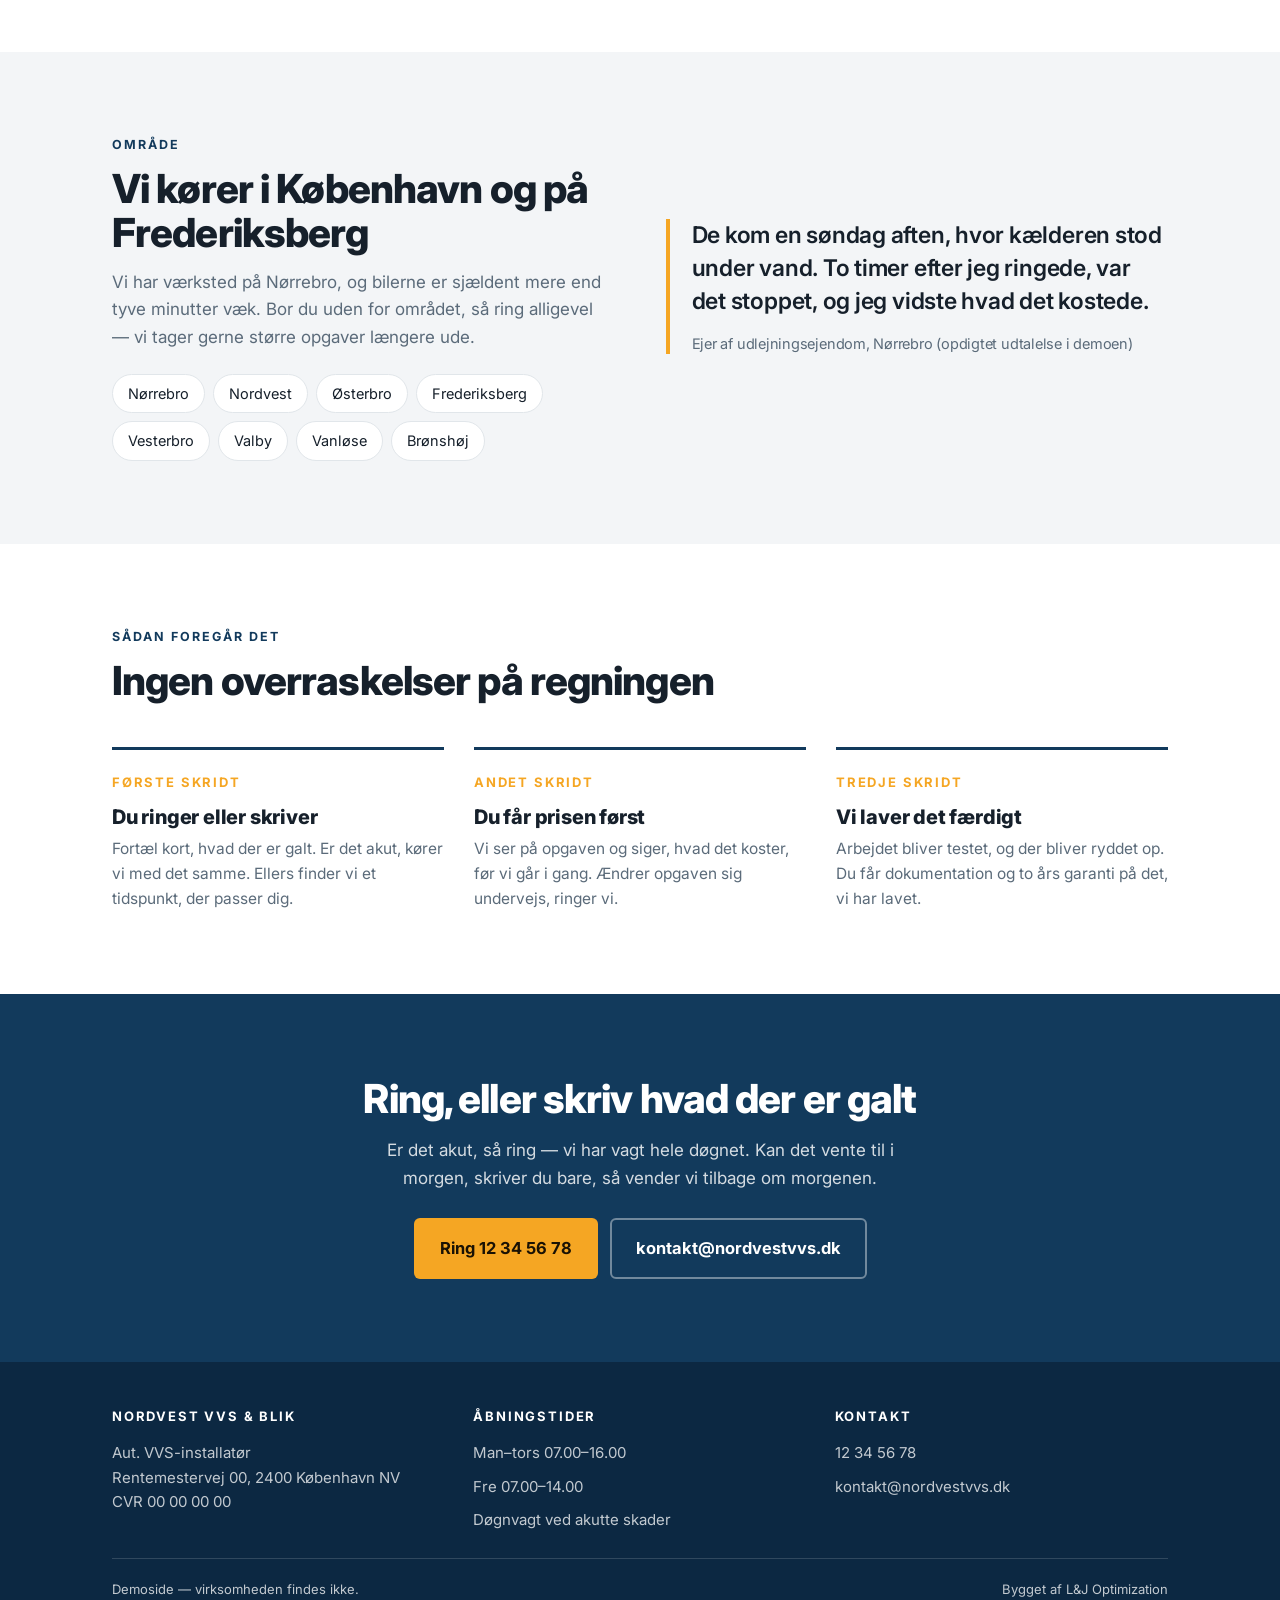
<file: demo-vvs.html>
<!doctype html>
<html lang="da">
<head>
<meta charset="utf-8">
<meta name="viewport" content="width=device-width, initial-scale=1">
<title>Nordvest VVS &amp; Blik — akut VVS i København | Demo</title>
<meta name="description" content="Demoside bygget af L&amp;J Optimization. Nordvest VVS & Blik er en opdigtet virksomhed.">
<meta name="robots" content="noindex">
<meta name="theme-color" content="#123A5C">
<link rel="icon" href="data:image/svg+xml,%3Csvg xmlns='http://www.w3.org/2000/svg' viewBox='0 0 32 32'%3E%3Crect width='32' height='32' rx='6' fill='%23123A5C'/%3E%3Ctext x='16' y='22' font-family='Arial' font-size='15' font-weight='bold' fill='%23F5A623' text-anchor='middle'%3EN%3C/text%3E%3C/svg%3E">
<link rel="preconnect" href="https://fonts.googleapis.com">
<link rel="preconnect" href="https://fonts.gstatic.com" crossorigin>
<link href="https://fonts.googleapis.com/css2?family=Inter:wght@400;600;800&display=swap" rel="stylesheet">
<link rel="stylesheet" href="demo.css">
</head>
<body>

<div class="demobar">
  <div class="wrap">
    <span>Demoside · Nordvest VVS &amp; Blik er en opdigtet virksomhed</span>
    <span>Bygget af <a href="index.html">L&amp;J Optimization</a></span>
  </div>
</div>

<div class="alertbar">Døgnvagt ved vandskade og sprungne rør — ring 12 34 56 78</div>

<header class="top">
  <div class="wrap top__inner">
    <a class="brand" href="#top"><strong>NORDVEST VVS &amp; BLIK</strong><small>Aut. VVS-installatør · siden 1998</small></a>
    <nav>
      <a href="#ydelser">Ydelser</a>
      <a href="#omraade">Område</a>
      <a href="#saadan">Sådan foregår det</a>
      <a href="#kontakt">Kontakt</a>
      <a class="call" href="tel:+4512345678">Ring 12 34 56 78</a>
    </nav>
  </div>
</header>

<main id="top">

  <section class="hero">
    <div class="wrap hero__grid">
      <div>
        <h1>Akut VVS i København — vi rykker i dag</h1>
        <p>Utæt rør, kold radiator eller et toilet der løber? Ring, så aftaler vi et tidspunkt med det samme. Vi kommer med det, vi skal bruge, og du får prisen at vide, før vi går i gang.</p>
        <div class="hero__btns">
          <a class="btn btn--accent" href="tel:+4512345678">Ring 12 34 56 78</a>
          <a class="btn btn--line" href="#kontakt">Skriv til os</a>
        </div>
        <p class="hero__badges"><span>Autoriseret</span><span>Døgnvagt</span><span>Fast pris på skrift</span><span>2 års garanti på arbejdet</span></p>
      </div>
      <div class="hero__card">
        <h3>Vi er typisk hos dig inden for</h3>
        <ul>
          <li>Vandskade og brud: 2 timer</li>
          <li>Varme og radiator: samme dag</li>
          <li>Blandingsbatteri og toilet: 1–2 dage</li>
          <li>Badeværelse: efter aftale</li>
        </ul>
        <a class="btn btn--dark" href="#kontakt">Bestil et besøg</a>
      </div>
    </div>
  </section>

  <section id="ydelser">
    <div class="wrap">
      <div class="head">
        <span>Ydelser</span>
        <h2>Det vi laver hver uge</h2>
        <p>Alt arbejde udføres af autoriserede svende. Vi rydder op efter os og kører affaldet væk.</p>
      </div>
      <div class="cards">
        <article class="svc">
          <h3>Akut og vandskade</h3>
          <p>Sprungne rør, brud, oversvømmet kælder. Vi stopper skaden først og laver den rigtige løsning bagefter.</p>
          <span class="svc__price">Udkald fra 950 kr. inkl. moms</span>
        </article>
        <article class="svc">
          <h3>Varme og fjernvarme</h3>
          <p>Radiatorer der ikke bliver varme, udskiftning af fjernvarmeunit, termostater og udluftning af anlægget.</p>
          <span class="svc__price">Tjek af anlæg fra 1.400 kr.</span>
        </article>
        <article class="svc">
          <h3>Badeværelser</h3>
          <p>Fra en ny bruseniche til hele værelset. Vi styrer også flisemand og elektriker, så du kun har én at ringe til.</p>
          <span class="svc__price">Tilbud efter besigtigelse</span>
        </article>
        <article class="svc">
          <h3>Køkken og hvidevarer</h3>
          <p>Nyt blandingsbatteri, vandtilslutning til opvasker og køleskab, vandlås og afløb der lugter.</p>
          <span class="svc__price">Fra 1.100 kr. inkl. moms</span>
        </article>
        <article class="svc">
          <h3>Blik og tagrender</h3>
          <p>Zink og stål, nye nedløb, inddækninger og reparation efter storm. Vi har eget stillads til de fleste opgaver.</p>
          <span class="svc__price">Tilbud efter besigtigelse</span>
        </article>
        <article class="svc">
          <h3>Servicaftale for udlejere</h3>
          <p>Fast kontaktperson, prioriteret udkald og samlet faktura. Til dig med flere lejemål i byen.</p>
          <span class="svc__price">Efter aftale</span>
        </article>
      </div>
    </div>
  </section>

  <section class="soft" id="omraade">
    <div class="wrap split">
      <div>
        <div class="head" style="margin-bottom:0">
          <span>Område</span>
          <h2>Vi kører i København og på Frederiksberg</h2>
          <p>Vi har værksted på Nørrebro, og bilerne er sjældent mere end tyve minutter væk. Bor du uden for området, så ring alligevel — vi tager gerne større opgaver længere ude.</p>
        </div>
        <ul class="areas">
          <li>Nørrebro</li><li>Nordvest</li><li>Østerbro</li><li>Frederiksberg</li>
          <li>Vesterbro</li><li>Valby</li><li>Vanløse</li><li>Brønshøj</li>
        </ul>
      </div>
      <div>
        <p class="quote">De kom en søndag aften, hvor kælderen stod under vand. To timer efter jeg ringede, var det stoppet, og jeg vidste hvad det kostede.<cite>Ejer af udlejningsejendom, Nørrebro (opdigtet udtalelse i demoen)</cite></p>
      </div>
    </div>
  </section>

  <section id="saadan">
    <div class="wrap">
      <div class="head">
        <span>Sådan foregår det</span>
        <h2>Ingen overraskelser på regningen</h2>
      </div>
      <div class="steps3">
        <div>
          <b>Første skridt</b>
          <h3>Du ringer eller skriver</h3>
          <p>Fortæl kort, hvad der er galt. Er det akut, kører vi med det samme. Ellers finder vi et tidspunkt, der passer dig.</p>
        </div>
        <div>
          <b>Andet skridt</b>
          <h3>Du får prisen først</h3>
          <p>Vi ser på opgaven og siger, hvad det koster, før vi går i gang. Ændrer opgaven sig undervejs, ringer vi.</p>
        </div>
        <div>
          <b>Tredje skridt</b>
          <h3>Vi laver det færdigt</h3>
          <p>Arbejdet bliver testet, og der bliver ryddet op. Du får dokumentation og to års garanti på det, vi har lavet.</p>
        </div>
      </div>
    </div>
  </section>

  <section class="cta" id="kontakt">
    <div class="wrap">
      <h2>Ring, eller skriv hvad der er galt</h2>
      <p>Er det akut, så ring — vi har vagt hele døgnet. Kan det vente til i morgen, skriver du bare, så vender vi tilbage om morgenen.</p>
      <div class="hero__btns">
        <a class="btn btn--accent" href="tel:+4512345678">Ring 12 34 56 78</a>
        <a class="btn btn--line" href="mailto:kontakt@nordvestvvs.dk">kontakt@nordvestvvs.dk</a>
      </div>
    </div>
  </section>

</main>

<footer class="bottom">
  <div class="wrap">
    <div class="bottom__grid">
      <div>
        <h4>Nordvest VVS &amp; Blik</h4>
        <p style="margin:0">Aut. VVS-installatør<br>Rentemestervej 00, 2400 København NV<br>CVR 00 00 00 00</p>
      </div>
      <div>
        <h4>Åbningstider</h4>
        <ul>
          <li>Man–tors 07.00–16.00</li>
          <li>Fre 07.00–14.00</li>
          <li>Døgnvagt ved akutte skader</li>
        </ul>
      </div>
      <div>
        <h4>Kontakt</h4>
        <ul>
          <li><a href="tel:+4512345678">12 34 56 78</a></li>
          <li><a href="mailto:kontakt@nordvestvvs.dk">kontakt@nordvestvvs.dk</a></li>
        </ul>
      </div>
    </div>
    <div class="bottom__bar">
      <span>Demoside — virksomheden findes ikke.</span>
      <span>Bygget af <a href="index.html">L&amp;J Optimization</a></span>
    </div>
  </div>
</footer>

</body>
</html>
</file>
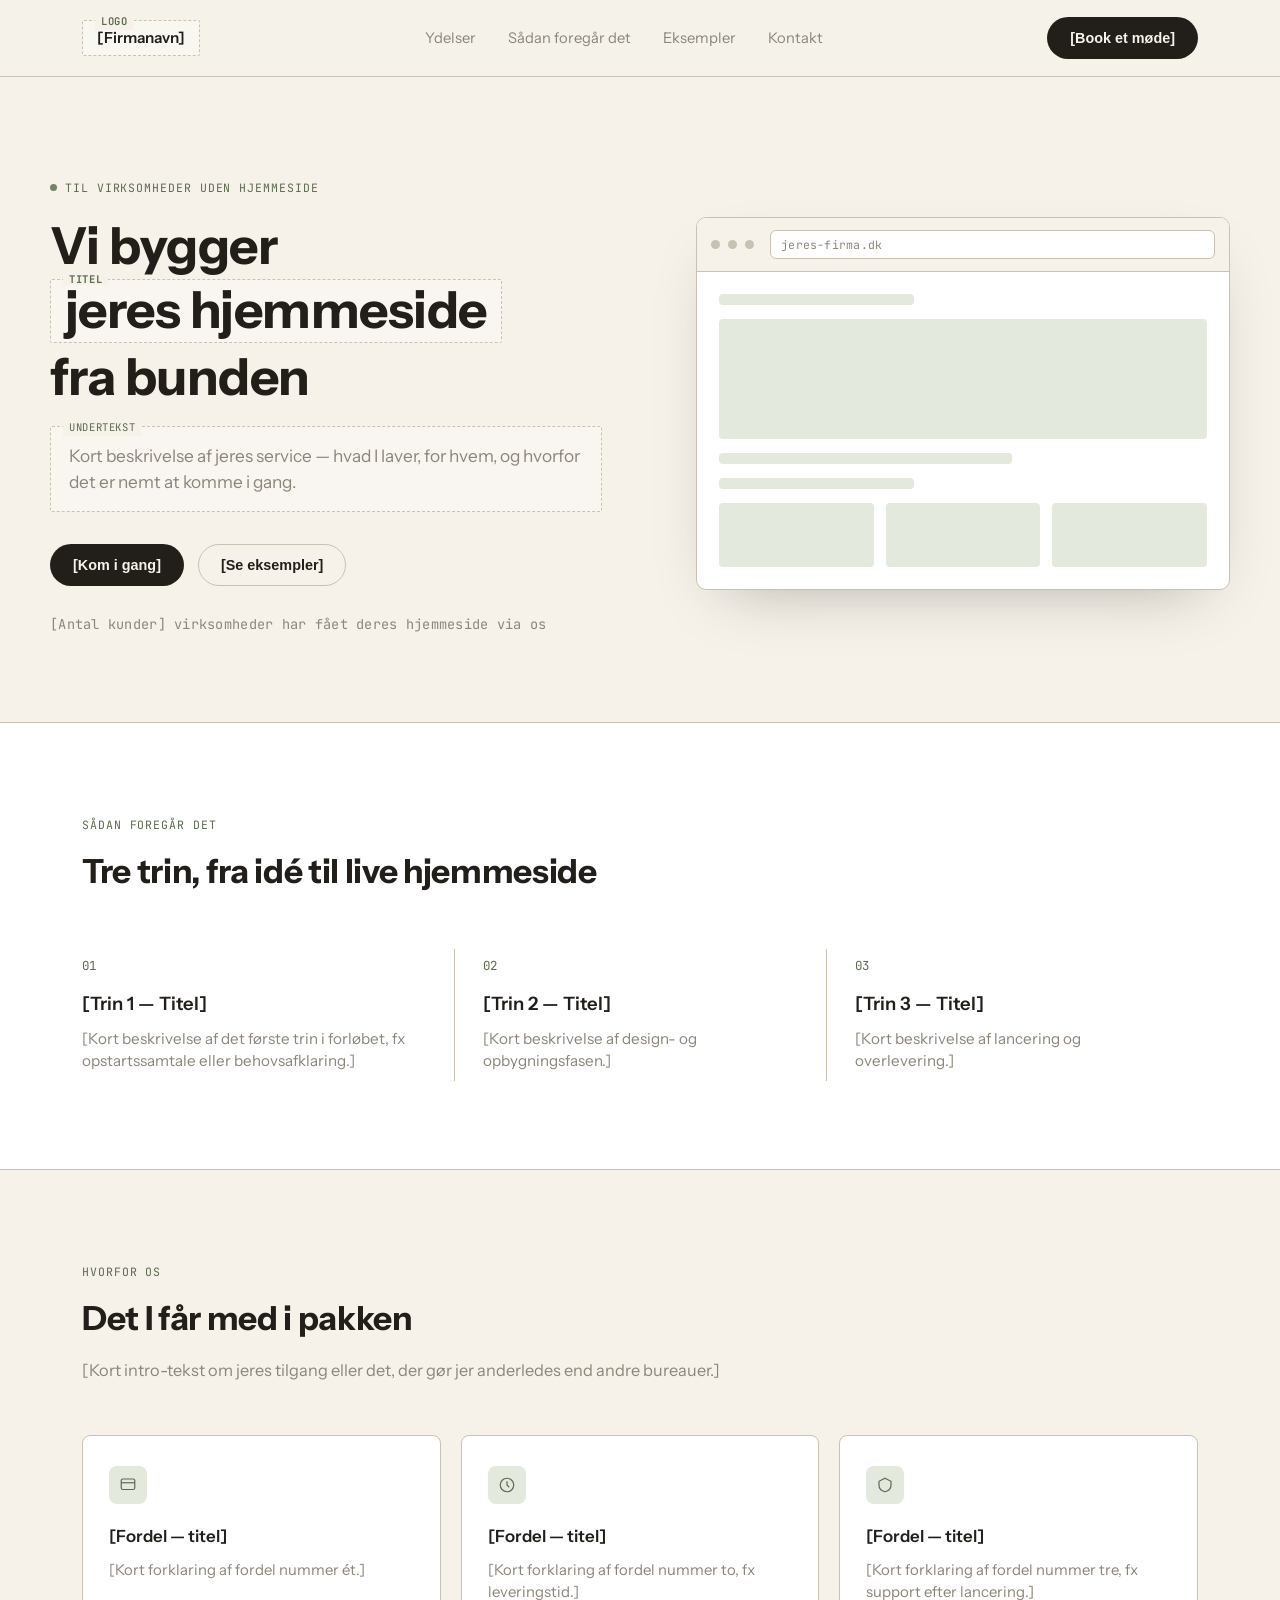
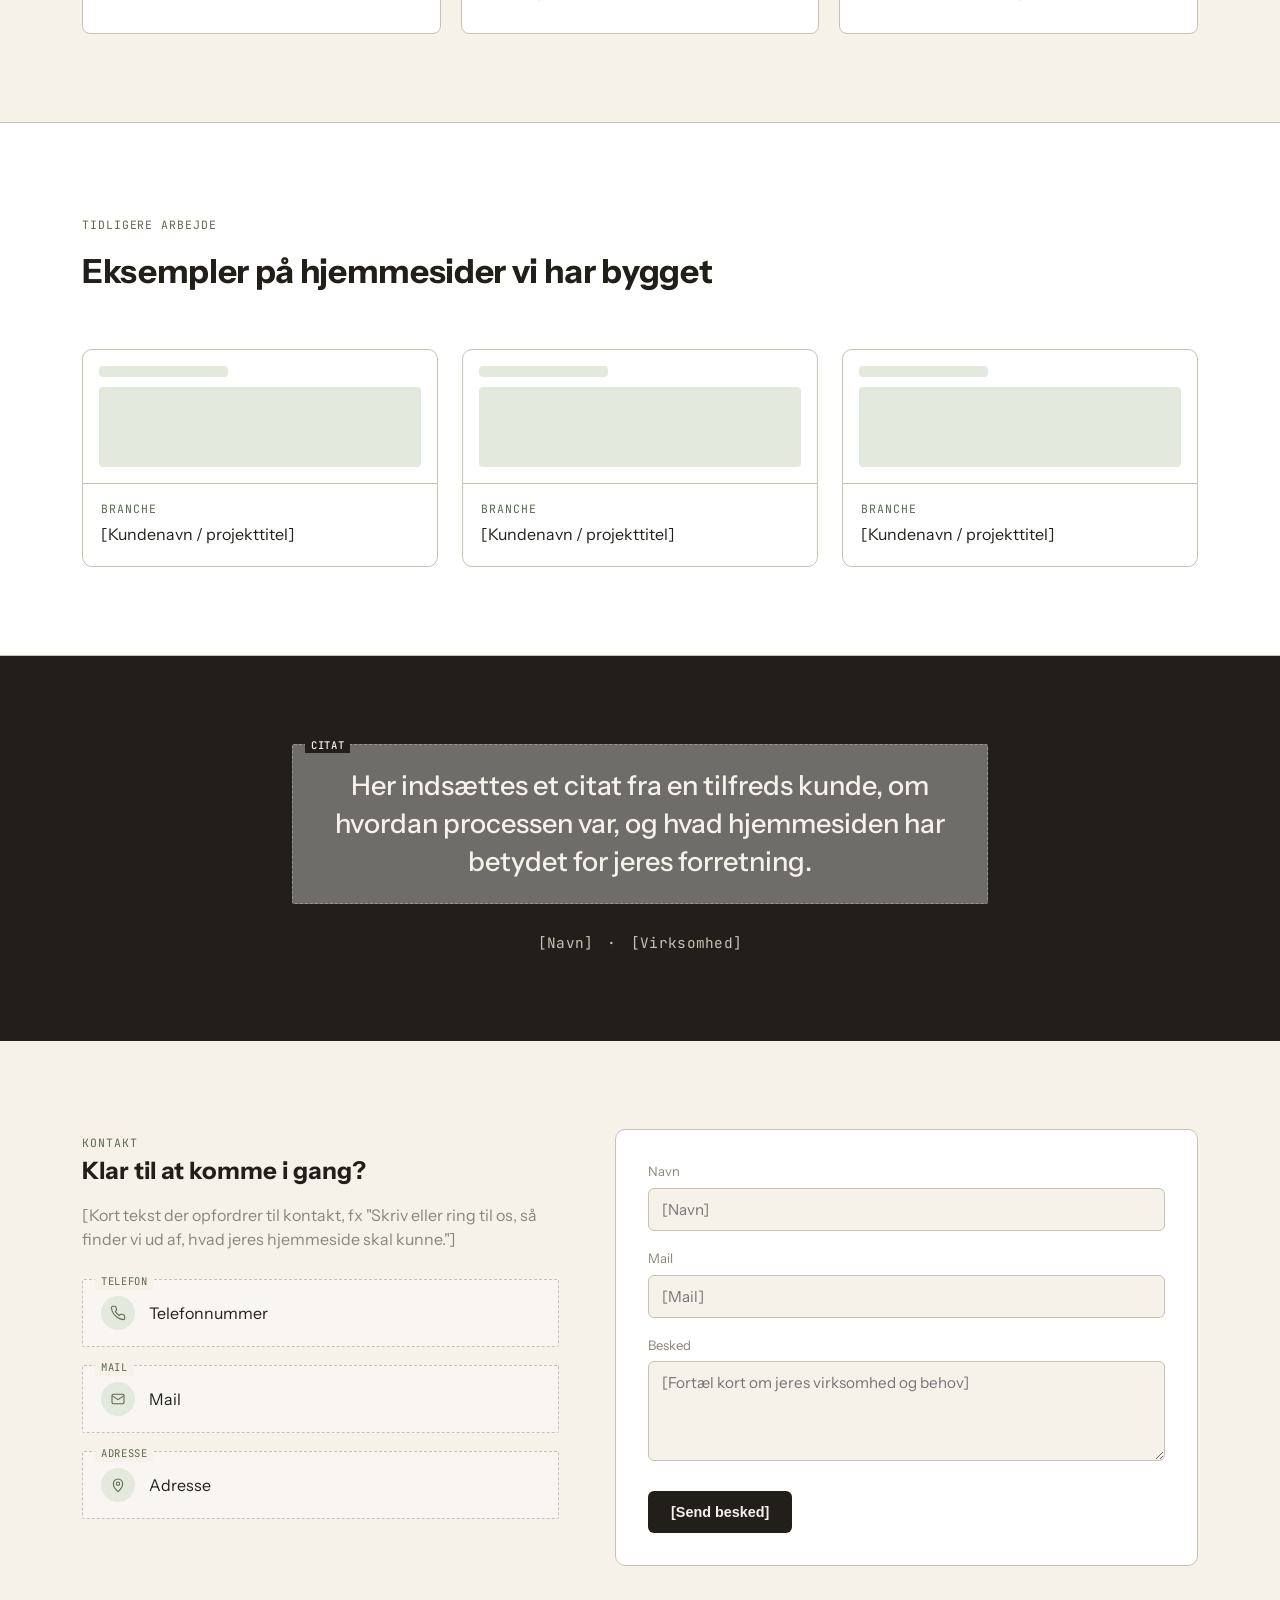
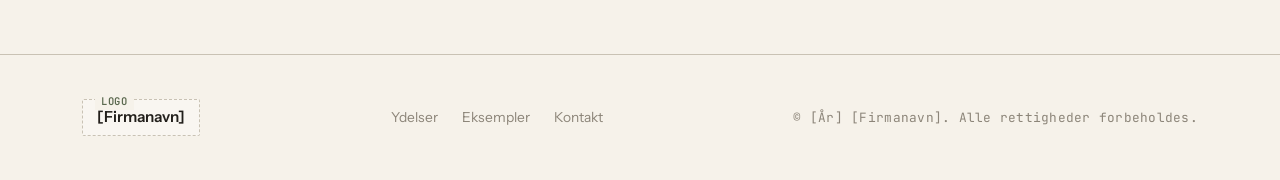
<file: hjemmeside-skitse (1).html>
<!DOCTYPE html>
<html lang="da">
<head>
<meta charset="UTF-8">
<meta name="viewport" content="width=device-width, initial-scale=1.0">
<title>[Firmanavn] — Vi bygger jeres hjemmeside</title>
<link rel="preconnect" href="https://fonts.googleapis.com">
<link rel="preconnect" href="https://fonts.gstatic.com" crossorigin>
<link href="https://fonts.googleapis.com/css2?family=Instrument+Sans:wght@400;500;600;700&family=JetBrains+Mono:wght@400;500&display=swap" rel="stylesheet">
<style>
  :root{
    --cream:#F6F2EA;
    --white:#FFFFFF;
    --ink:#221F1B;
    --stone:#8C8579;
    --stone-light:#C9C2B4;
    --sage:#748367;
    --sage-deep:#5C6A50;
    --sage-tint:#E4E9DD;
    --radius:2px;
    --maxw:1180px;
  }

  *{box-sizing:border-box;margin:0;padding:0;}

  html{scroll-behavior:smooth;}
  @media (prefers-reduced-motion: reduce){
    html{scroll-behavior:auto;}
    *{animation-duration:0.01ms !important; transition-duration:0.01ms !important;}
  }

  body{
    background:var(--cream);
    color:var(--ink);
    font-family:'Instrument Sans',sans-serif;
    line-height:1.5;
    -webkit-font-smoothing:antialiased;
  }

  a{color:inherit;text-decoration:none;}
  ul{list-style:none;}
  img,svg{display:block;max-width:100%;}

  .mono{
    font-family:'JetBrains Mono',monospace;
    letter-spacing:0.02em;
  }

  .tag{
    font-family:'JetBrains Mono',monospace;
    font-size:0.72rem;
    text-transform:uppercase;
    letter-spacing:0.08em;
    color:var(--sage-deep);
  }

  .wrap{
    max-width:var(--maxw);
    margin:0 auto;
    padding:0 32px;
  }

  a:focus-visible, button:focus-visible, input:focus-visible, textarea:focus-visible{
    outline:2px solid var(--sage-deep);
    outline-offset:3px;
  }

  /* ---------- placeholder / spec-sheet motif ---------- */
  .slot{
    position:relative;
    border:1px dashed var(--stone-light);
    border-radius:var(--radius);
    background:rgba(255,255,255,0.35);
  }
  .slot::before{
    content:attr(data-slot);
    position:absolute;
    top:-0.62em;
    left:12px;
    background:var(--cream);
    padding:0 6px;
    font-family:'JetBrains Mono',monospace;
    font-size:0.66rem;
    letter-spacing:0.06em;
    text-transform:uppercase;
    color:var(--sage-deep);
  }
  .slot-fill{background:var(--white);}
  .slot-fill::before{background:var(--white);}

  /* ---------- header ---------- */
  header{
    position:sticky;
    top:0;
    z-index:50;
    background:rgba(246,242,234,0.9);
    backdrop-filter:blur(6px);
    border-bottom:1px solid var(--stone-light);
  }
  .nav-row{
    display:flex;
    align-items:center;
    justify-content:space-between;
    height:76px;
    gap:24px;
  }
  .logo-slot{
    padding:6px 14px;
    font-weight:600;
    font-size:0.95rem;
  }
  nav ul{
    display:flex;
    gap:32px;
    font-size:0.92rem;
  }
  nav a{
    color:var(--stone);
    transition:color .15s ease;
  }
  nav a:hover{color:var(--ink);}
  .btn{
    display:inline-flex;
    align-items:center;
    gap:8px;
    padding:12px 22px;
    border-radius:999px;
    font-size:0.9rem;
    font-weight:600;
    border:1px solid transparent;
    cursor:pointer;
    white-space:nowrap;
  }
  .btn-primary{
    background:var(--ink);
    color:var(--cream);
  }
  .btn-primary:hover{background:var(--sage-deep);}
  .btn-ghost{
    background:transparent;
    border:1px solid var(--stone-light);
    color:var(--ink);
  }
  .btn-ghost:hover{border-color:var(--ink);}
  .nav-toggle{display:none;}

  /* ---------- hero ---------- */
  .hero{
    padding:96px 0 88px;
    display:grid;
    grid-template-columns:1.05fr 0.95fr;
    gap:56px;
    align-items:center;
  }
  .eyebrow{
    display:inline-flex;
    align-items:center;
    gap:8px;
    margin-bottom:22px;
  }
  .eyebrow::before{
    content:"";
    width:7px;height:7px;
    background:var(--sage);
    border-radius:50%;
  }
  h1{
    font-size:clamp(2.3rem, 4vw, 3.4rem);
    line-height:1.08;
    font-weight:700;
    letter-spacing:-0.01em;
    margin-bottom:22px;
  }
  h1 .slot{
    display:inline-block;
    padding:2px 14px 4px;
    margin:6px 0;
  }
  .hero p.sub{
    color:var(--stone);
    font-size:1.08rem;
    max-width:46ch;
    margin-bottom:32px;
  }
  .hero-ctas{
    display:flex;
    gap:14px;
    flex-wrap:wrap;
    margin-bottom:28px;
  }
  .hero-meta{
    font-size:0.85rem;
    color:var(--stone);
  }

  /* browser mockup — signature element */
  .browser{
    background:var(--white);
    border:1px solid var(--stone-light);
    border-radius:10px;
    overflow:hidden;
    box-shadow:0 24px 60px -30px rgba(34,31,27,0.35);
  }
  .browser-bar{
    display:flex;
    align-items:center;
    gap:8px;
    padding:12px 14px;
    border-bottom:1px solid var(--stone-light);
    background:var(--cream);
  }
  .browser-dot{
    width:9px;height:9px;border-radius:50%;
    background:var(--stone-light);
  }
  .browser-url{
    flex:1;
    margin-left:8px;
    background:var(--white);
    border:1px solid var(--stone-light);
    border-radius:6px;
    padding:5px 10px;
    font-size:0.72rem;
    color:var(--stone);
  }
  .browser-body{
    padding:22px;
    display:flex;
    flex-direction:column;
    gap:14px;
  }
  .bblock{
    background:var(--sage-tint);
    border-radius:4px;
  }
  .bblock.line{height:11px;}
  .bblock.line.w60{width:60%;}
  .bblock.line.w40{width:40%;}
  .bblock.hero-img{height:120px;}
  .bblock-row{display:flex;gap:12px;}
  .bblock-row .bblock{flex:1;height:64px;}

  /* ---------- generic section spacing ---------- */
  section{padding:88px 0;}
  .section-head{
    max-width:640px;
    margin-bottom:52px;
  }
  .section-head h2{
    font-size:clamp(1.7rem,2.6vw,2.2rem);
    font-weight:700;
    letter-spacing:-0.01em;
    margin-top:12px;
  }
  .section-head p{
    color:var(--stone);
    margin-top:14px;
    font-size:1.02rem;
  }

  /* ---------- process ---------- */
  .process{
    background:var(--white);
    border-top:1px solid var(--stone-light);
    border-bottom:1px solid var(--stone-light);
  }
  .steps{
    display:grid;
    grid-template-columns:repeat(3,1fr);
    gap:0;
  }
  .step{
    padding:8px 32px 8px 0;
    border-left:1px solid var(--stone-light);
    padding-left:28px;
  }
  .step:first-child{border-left:none;padding-left:0;}
  .step-num{
    font-family:'JetBrains Mono',monospace;
    font-size:0.78rem;
    color:var(--sage-deep);
    margin-bottom:14px;
    display:block;
  }
  .step h3{
    font-size:1.15rem;
    margin-bottom:10px;
    font-weight:600;
  }
  .step p{color:var(--stone);font-size:0.95rem;}

  /* ---------- benefits ---------- */
  .benefits-grid{
    display:grid;
    grid-template-columns:repeat(3,1fr);
    gap:20px;
  }
  .benefit-card{
    background:var(--white);
    border:1px solid var(--stone-light);
    border-radius:8px;
    padding:30px 26px;
  }
  .benefit-icon{
    width:38px;height:38px;
    border-radius:8px;
    background:var(--sage-tint);
    display:flex;align-items:center;justify-content:center;
    margin-bottom:20px;
  }
  .benefit-icon svg{stroke:var(--sage-deep);}
  .benefit-card h3{
    font-size:1.05rem;
    font-weight:600;
    margin-bottom:10px;
  }
  .benefit-card p{
    color:var(--stone);
    font-size:0.93rem;
  }

  /* ---------- examples ---------- */
  .examples-grid{
    display:grid;
    grid-template-columns:repeat(3,1fr);
    gap:24px;
  }
  .example{
    background:var(--white);
    border:1px solid var(--stone-light);
    border-radius:10px;
    overflow:hidden;
  }
  .example .browser-body{padding:16px;gap:10px;}
  .example .bblock.hero-img{height:80px;}
  .example-caption{
    padding:16px 18px 20px;
    border-top:1px solid var(--stone-light);
  }
  .example-caption .tag{display:block;margin-bottom:4px;}

  /* ---------- testimonial ---------- */
  .testimonial{
    background:var(--ink);
    color:var(--cream);
  }
  .testimonial-inner{
    max-width:760px;
    text-align:center;
    margin:0 auto;
  }
  .testimonial blockquote{
    font-size:clamp(1.3rem,2.4vw,1.7rem);
    font-weight:500;
    line-height:1.4;
    margin-bottom:28px;
  }
  .testimonial .slot{border-color:rgba(246,242,234,0.3);}
  .testimonial .slot::before{background:var(--ink);color:var(--cream);}
  .testimonial-meta{
    display:flex;
    justify-content:center;
    gap:14px;
    font-size:0.9rem;
    color:var(--stone-light);
  }

  /* ---------- contact ---------- */
  .contact-grid{
    display:grid;
    grid-template-columns:0.9fr 1.1fr;
    gap:56px;
  }
  .contact-list{
    display:flex;
    flex-direction:column;
    gap:18px;
    margin-top:28px;
  }
  .contact-row{
    display:flex;
    align-items:center;
    gap:14px;
    padding:16px 18px;
  }
  .contact-row .ico{
    width:34px;height:34px;
    border-radius:50%;
    background:var(--sage-tint);
    display:flex;align-items:center;justify-content:center;
    flex-shrink:0;
  }
  .contact-row .ico svg{stroke:var(--sage-deep);width:16px;height:16px;}

  form{
    background:var(--white);
    border:1px solid var(--stone-light);
    border-radius:10px;
    padding:32px;
    display:flex;
    flex-direction:column;
    gap:18px;
  }
  .field label{
    display:block;
    font-size:0.82rem;
    color:var(--stone);
    margin-bottom:6px;
  }
  .field input, .field textarea{
    width:100%;
    border:1px solid var(--stone-light);
    border-radius:6px;
    padding:11px 13px;
    font-family:inherit;
    font-size:0.95rem;
    background:var(--cream);
    color:var(--ink);
  }
  .field textarea{resize:vertical;min-height:100px;}
  form .btn-primary{
    align-self:flex-start;
    margin-top:6px;
    border-radius:6px;
  }

  /* ---------- footer ---------- */
  footer{
    border-top:1px solid var(--stone-light);
    padding:44px 0;
  }
  .footer-row{
    display:flex;
    justify-content:space-between;
    align-items:center;
    flex-wrap:wrap;
    gap:16px;
  }
  .footer-links{
    display:flex;
    gap:24px;
    font-size:0.86rem;
    color:var(--stone);
  }
  .footer-copy{
    font-size:0.8rem;
    color:var(--stone);
  }

  /* ---------- responsive ---------- */
  @media (max-width:900px){
    .hero{grid-template-columns:1fr;padding:64px 0;}
    .steps{grid-template-columns:1fr;gap:28px;}
    .step{border-left:none;padding-left:0;border-top:1px solid var(--stone-light);padding-top:24px;}
    .step:first-child{border-top:none;padding-top:0;}
    .benefits-grid{grid-template-columns:1fr 1fr;}
    .examples-grid{grid-template-columns:1fr;}
    .contact-grid{grid-template-columns:1fr;gap:36px;}
    nav ul{display:none;}
    .nav-toggle{
      display:inline-flex;
      background:none;border:1px solid var(--stone-light);
      border-radius:6px;padding:8px 10px;
    }
  }
  @media (max-width:600px){
    .wrap{padding:0 20px;}
    .benefits-grid{grid-template-columns:1fr;}
    .hero-ctas{flex-direction:column;align-items:stretch;}
  }
</style>
</head>
<body>

<header>
  <div class="wrap nav-row">
    <div class="logo-slot slot" data-slot="Logo">[Firmanavn]</div>
    <nav>
      <ul>
        <li><a href="#ydelser">Ydelser</a></li>
        <li><a href="#proces">Sådan foregår det</a></li>
        <li><a href="#eksempler">Eksempler</a></li>
        <li><a href="#kontakt">Kontakt</a></li>
      </ul>
    </nav>
    <button class="btn btn-primary">[Book et møde]</button>
  </div>
</header>

<main>

  <!-- HERO -->
  <section class="hero wrap">
    <div>
      <span class="eyebrow tag">Til virksomheder uden hjemmeside</span>
      <h1>Vi bygger <span class="slot" data-slot="Titel">jeres hjemmeside</span><br>fra bunden</h1>
      <p class="sub slot" data-slot="Undertekst" style="padding:16px 18px;">Kort beskrivelse af jeres service — hvad I laver, for hvem, og hvorfor det er nemt at komme i gang.</p>
      <div class="hero-ctas">
        <button class="btn btn-primary">[Kom i gang]</button>
        <button class="btn btn-ghost">[Se eksempler]</button>
      </div>
      <div class="hero-meta mono">[Antal kunder] virksomheder har fået deres hjemmeside via os</div>
    </div>

    <div class="browser">
      <div class="browser-bar">
        <span class="browser-dot"></span><span class="browser-dot"></span><span class="browser-dot"></span>
        <div class="browser-url mono">jeres-firma.dk</div>
      </div>
      <div class="browser-body">
        <div class="bblock line w40"></div>
        <div class="bblock hero-img"></div>
        <div class="bblock line w60"></div>
        <div class="bblock line w40"></div>
        <div class="bblock-row">
          <div class="bblock"></div>
          <div class="bblock"></div>
          <div class="bblock"></div>
        </div>
      </div>
    </div>
  </section>

  <!-- PROCES -->
  <section class="process" id="proces">
    <div class="wrap">
      <div class="section-head">
        <span class="tag">Sådan foregår det</span>
        <h2>Tre trin, fra idé til live hjemmeside</h2>
      </div>
      <div class="steps">
        <div class="step">
          <span class="step-num mono">01</span>
          <h3>[Trin 1 — Titel]</h3>
          <p>[Kort beskrivelse af det første trin i forløbet, fx opstartssamtale eller behovsafklaring.]</p>
        </div>
        <div class="step">
          <span class="step-num mono">02</span>
          <h3>[Trin 2 — Titel]</h3>
          <p>[Kort beskrivelse af design- og opbygningsfasen.]</p>
        </div>
        <div class="step">
          <span class="step-num mono">03</span>
          <h3>[Trin 3 — Titel]</h3>
          <p>[Kort beskrivelse af lancering og overlevering.]</p>
        </div>
      </div>
    </div>
  </section>

  <!-- YDELSER / FORDELE -->
  <section id="ydelser">
    <div class="wrap">
      <div class="section-head">
        <span class="tag">Hvorfor os</span>
        <h2>Det I får med i pakken</h2>
        <p>[Kort intro-tekst om jeres tilgang eller det, der gør jer anderledes end andre bureauer.]</p>
      </div>
      <div class="benefits-grid">
        <div class="benefit-card">
          <div class="benefit-icon"><svg width="18" height="18" viewBox="0 0 24 24" fill="none" stroke-width="1.6"><rect x="3" y="4" width="18" height="14" rx="2"/><path d="M3 9h18"/></svg></div>
          <h3>[Fordel — titel]</h3>
          <p>[Kort forklaring af fordel nummer ét.]</p>
        </div>
        <div class="benefit-card">
          <div class="benefit-icon"><svg width="18" height="18" viewBox="0 0 24 24" fill="none" stroke-width="1.6"><circle cx="12" cy="12" r="9"/><path d="M12 7v5l3 3"/></svg></div>
          <h3>[Fordel — titel]</h3>
          <p>[Kort forklaring af fordel nummer to, fx leveringstid.]</p>
        </div>
        <div class="benefit-card">
          <div class="benefit-icon"><svg width="18" height="18" viewBox="0 0 24 24" fill="none" stroke-width="1.6"><path d="M12 3l8 4v5c0 5-3.5 8-8 9-4.5-1-8-4-8-9V7l8-4z"/></svg></div>
          <h3>[Fordel — titel]</h3>
          <p>[Kort forklaring af fordel nummer tre, fx support efter lancering.]</p>
        </div>
      </div>
    </div>
  </section>

  <!-- EKSEMPLER -->
  <section id="eksempler" style="background:var(--white);border-top:1px solid var(--stone-light);border-bottom:1px solid var(--stone-light);">
    <div class="wrap">
      <div class="section-head">
        <span class="tag">Tidligere arbejde</span>
        <h2>Eksempler på hjemmesider vi har bygget</h2>
      </div>
      <div class="examples-grid">
        <div class="example">
          <div class="browser-body">
            <div class="bblock line w40"></div>
            <div class="bblock hero-img"></div>
          </div>
          <div class="example-caption">
            <span class="tag">Branche</span>
            <div>[Kundenavn / projekttitel]</div>
          </div>
        </div>
        <div class="example">
          <div class="browser-body">
            <div class="bblock line w40"></div>
            <div class="bblock hero-img"></div>
          </div>
          <div class="example-caption">
            <span class="tag">Branche</span>
            <div>[Kundenavn / projekttitel]</div>
          </div>
        </div>
        <div class="example">
          <div class="browser-body">
            <div class="bblock line w40"></div>
            <div class="bblock hero-img"></div>
          </div>
          <div class="example-caption">
            <span class="tag">Branche</span>
            <div>[Kundenavn / projekttitel]</div>
          </div>
        </div>
      </div>
    </div>
  </section>

  <!-- TESTIMONIAL -->
  <section class="testimonial">
    <div class="wrap testimonial-inner">
      <blockquote class="slot" data-slot="Citat" style="padding:22px 24px;">Her indsættes et citat fra en tilfreds kunde, om hvordan processen var, og hvad hjemmesiden har betydet for jeres forretning.</blockquote>
      <div class="testimonial-meta mono">
        <span>[Navn]</span><span>·</span><span>[Virksomhed]</span>
      </div>
    </div>
  </section>

  <!-- KONTAKT -->
  <section id="kontakt">
    <div class="wrap contact-grid">
      <div>
        <span class="tag">Kontakt</span>
        <h2>Klar til at komme i gang?</h2>
        <p style="color:var(--stone);margin-top:14px;">[Kort tekst der opfordrer til kontakt, fx "Skriv eller ring til os, så finder vi ud af, hvad jeres hjemmeside skal kunne."]</p>
        <div class="contact-list">
          <div class="contact-row slot" data-slot="Telefon">
            <span class="ico"><svg width="16" height="16" viewBox="0 0 24 24" fill="none" stroke-width="1.6"><path d="M22 16.9v3a2 2 0 0 1-2.2 2 19.8 19.8 0 0 1-8.6-3.1 19.5 19.5 0 0 1-6-6 19.8 19.8 0 0 1-3.1-8.7A2 2 0 0 1 4.1 2h3a2 2 0 0 1 2 1.7c.1.9.3 1.8.6 2.7a2 2 0 0 1-.5 2.1L8 9.7a16 16 0 0 0 6 6l1.2-1.2a2 2 0 0 1 2.1-.5c.9.3 1.8.5 2.7.6a2 2 0 0 1 1.7 2z"/></svg></span>
            Telefonnummer
          </div>
          <div class="contact-row slot" data-slot="Mail">
            <span class="ico"><svg width="16" height="16" viewBox="0 0 24 24" fill="none" stroke-width="1.6"><rect x="3" y="5" width="18" height="14" rx="2"/><path d="M3 7l9 6 9-6"/></svg></span>
            Mail
          </div>
          <div class="contact-row slot" data-slot="Adresse">
            <span class="ico"><svg width="16" height="16" viewBox="0 0 24 24" fill="none" stroke-width="1.6"><path d="M12 22s7-6.3 7-12a7 7 0 0 0-14 0c0 5.7 7 12 7 12z"/><circle cx="12" cy="10" r="2.5"/></svg></span>
            Adresse
          </div>
        </div>
      </div>

      <form onsubmit="return false;">
        <div class="field">
          <label for="f-navn">Navn</label>
          <input id="f-navn" type="text" placeholder="[Navn]">
        </div>
        <div class="field">
          <label for="f-mail">Mail</label>
          <input id="f-mail" type="email" placeholder="[Mail]">
        </div>
        <div class="field">
          <label for="f-besked">Besked</label>
          <textarea id="f-besked" placeholder="[Fortæl kort om jeres virksomhed og behov]"></textarea>
        </div>
        <button class="btn btn-primary" type="submit">[Send besked]</button>
      </form>
    </div>
  </section>

</main>

<footer>
  <div class="wrap footer-row">
    <div class="logo-slot slot" data-slot="Logo">[Firmanavn]</div>
    <div class="footer-links">
      <a href="#ydelser">Ydelser</a>
      <a href="#eksempler">Eksempler</a>
      <a href="#kontakt">Kontakt</a>
    </div>
    <div class="footer-copy mono">© [År] [Firmanavn]. Alle rettigheder forbeholdes.</div>
  </div>
</footer>

</body>
</html>
</file>
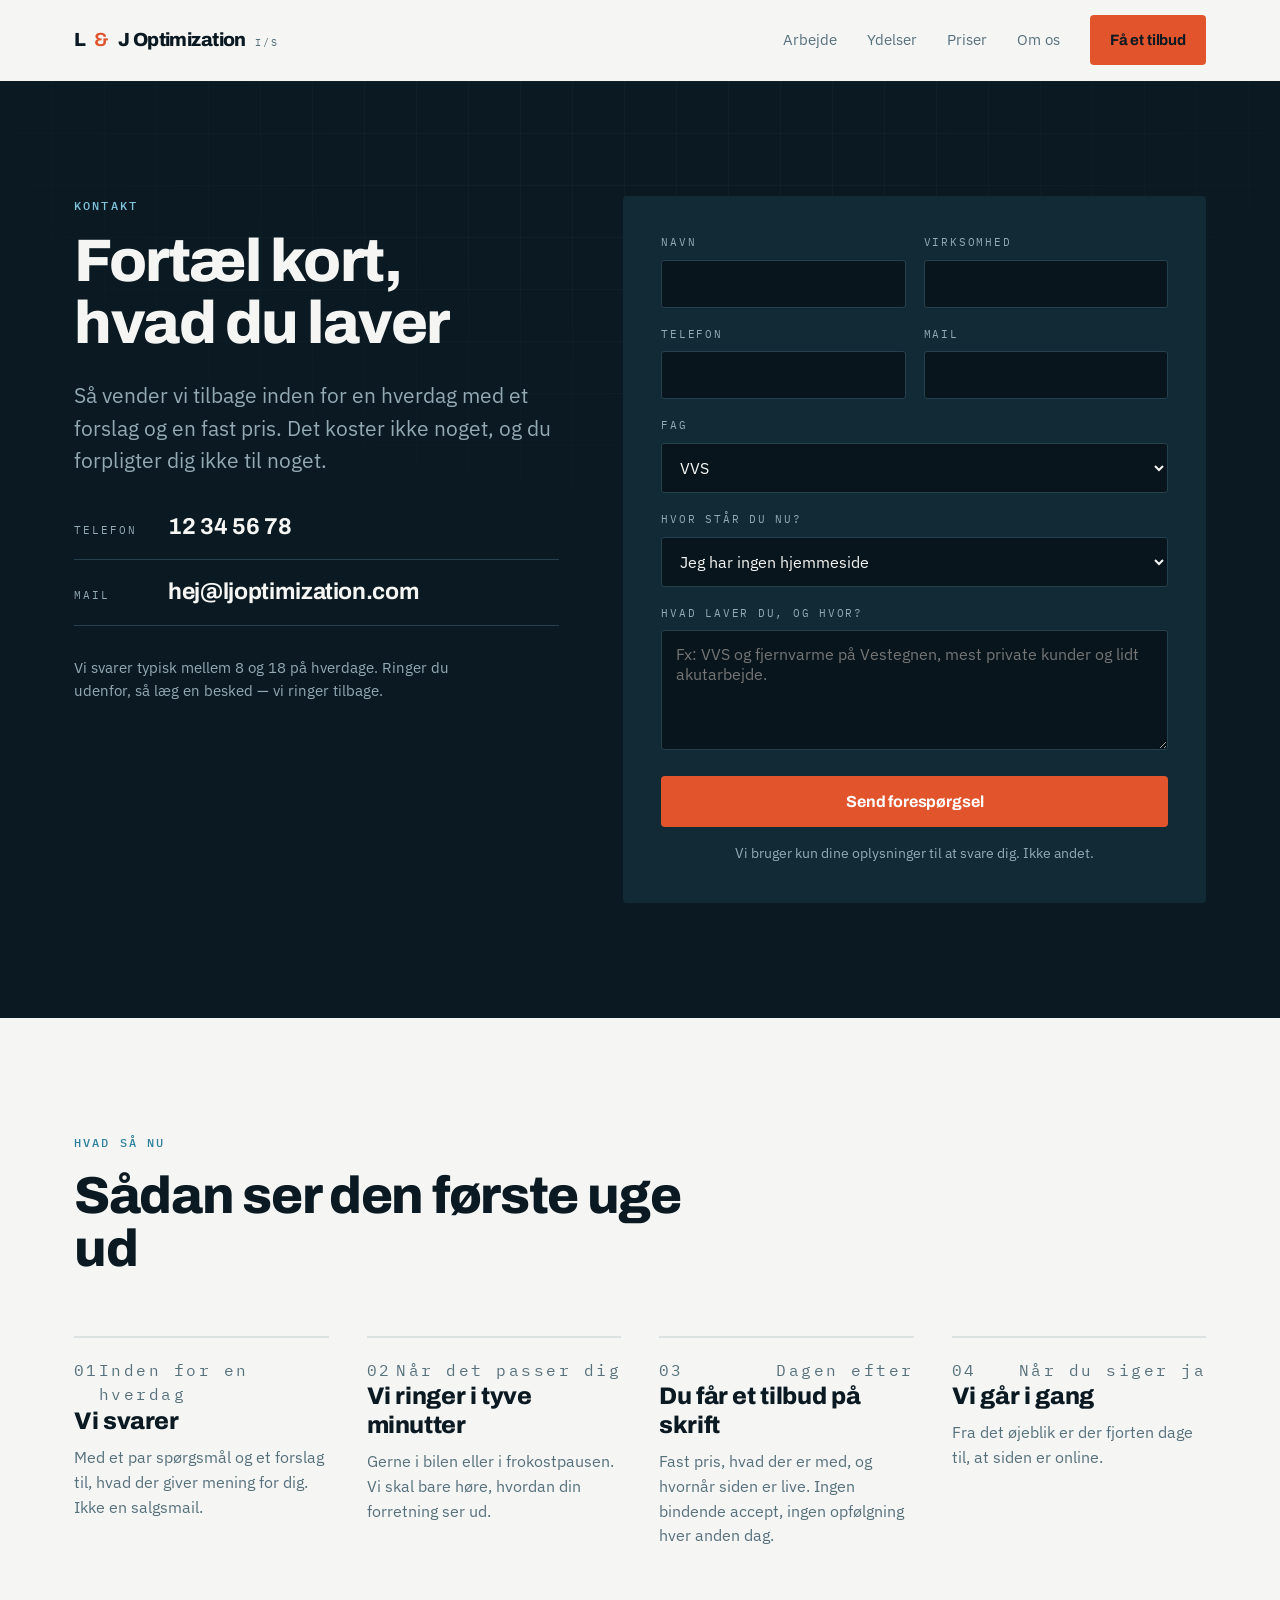
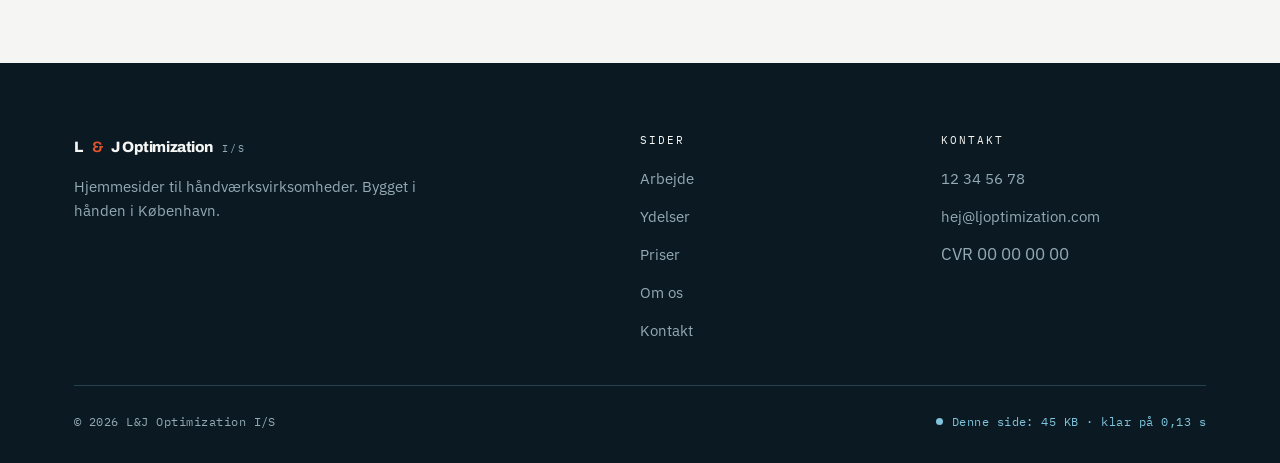
<file: kontakt.html>
<!doctype html>
<html lang="da">
<head>
<meta charset="utf-8">
<meta name="viewport" content="width=device-width, initial-scale=1">
<title>Kontakt — L&amp;J Optimization</title>
<meta name="description" content="Fortæl kort hvad du laver og hvor. Vi vender tilbage inden for en hverdag med et forslag og en fast pris.">
<meta name="theme-color" content="#0B1A22">
<link rel="canonical" href="https://ljoptimization.com/kontakt.html">
<link rel="icon" href="data:image/svg+xml,%3Csvg xmlns='http://www.w3.org/2000/svg' viewBox='0 0 32 32'%3E%3Crect width='32' height='32' rx='5' fill='%230B1A22'/%3E%3Cpath d='M8 8v16h7' stroke='%23F5F6F4' stroke-width='3.4' fill='none'/%3E%3Cpath d='M24 8v11a5 5 0 0 1-7 4.6' stroke='%23E2542B' stroke-width='3.4' fill='none'/%3E%3C/svg%3E">
<link rel="preconnect" href="https://fonts.googleapis.com">
<link rel="preconnect" href="https://fonts.gstatic.com" crossorigin>
<link href="https://fonts.googleapis.com/css2?family=Archivo:wght@600;700;800&family=IBM+Plex+Mono:wght@400;500&family=IBM+Plex+Sans:wght@400;500;600&display=swap" rel="stylesheet">
<link rel="stylesheet" href="site.css">
</head>
<body>
<a class="skip" href="#main">Spring til indhold</a>

<header class="site-header">
  <div class="wrap site-header__inner">
    <a class="logo" href="index.html">L<b>&amp;</b>J Optimization <span>I/S</span></a>
    <button class="burger" type="button" aria-label="Åbn menu" aria-expanded="false" aria-controls="hovedmenu"><i></i></button>
    <nav class="nav" id="hovedmenu" aria-label="Hovedmenu">
      <a href="arbejde.html">Arbejde</a>
      <a href="ydelser.html">Ydelser</a>
      <a href="priser.html">Priser</a>
      <a href="om.html">Om os</a>
      <a class="btn btn--primary" href="kontakt.html" aria-current="page">Få et tilbud</a>
    </nav>
  </div>
</header>

<main id="main">

  <section class="section on-dark blueprint">
    <div class="wrap contact">
      <div>
        <span class="kicker">Kontakt</span>
        <h1 style="font-size:clamp(36px,5.2vw,60px)">Fortæl kort,<br>hvad du laver</h1>
        <p class="lead" style="margin-top:24px">Så vender vi tilbage inden for en hverdag med et forslag og en fast pris. Det koster ikke noget, og du forpligter dig ikke til noget.</p>

        <!-- Ret nummer og mail til jeres egne -->
        <div class="contact__direct">
          <a href="tel:+4512345678"><b>Telefon</b><span>12 34 56 78</span></a>
          <a href="mailto:hej@ljoptimization.com"><b>Mail</b><span>hej@ljoptimization.com</span></a>
        </div>

        <p class="small" style="color:var(--muted-dark);margin-top:30px;max-width:44ch">Vi svarer typisk mellem 8 og 18 på hverdage. Ringer du udenfor, så læg en besked — vi ringer tilbage.</p>
      </div>

      <form class="lead-form" name="tilbud" method="POST" data-netlify="true" netlify-honeypot="bot-field">
        <input type="hidden" name="form-name" value="tilbud">
        <p class="hp"><label>Udfyld ikke dette felt: <input name="bot-field" tabindex="-1" autocomplete="off"></label></p>

        <div class="field field--row">
          <div>
            <label for="navn">Navn</label>
            <input id="navn" name="navn" type="text" autocomplete="name" required>
          </div>
          <div>
            <label for="firma">Virksomhed</label>
            <input id="firma" name="firma" type="text" autocomplete="organization">
          </div>
        </div>

        <div class="field field--row">
          <div>
            <label for="telefon">Telefon</label>
            <input id="telefon" name="telefon" type="tel" autocomplete="tel" required>
          </div>
          <div>
            <label for="mail">Mail</label>
            <input id="mail" name="mail" type="email" autocomplete="email" required>
          </div>
        </div>

        <div class="field">
          <label for="fag">Fag</label>
          <select id="fag" name="fag">
            <option>VVS</option>
            <option>El</option>
            <option>Tømrer / snedker</option>
            <option>Murer</option>
            <option>Maler</option>
            <option>Andet håndværk</option>
          </select>
        </div>

        <div class="field">
          <label for="situation">Hvor står du nu?</label>
          <select id="situation" name="situation">
            <option>Jeg har ingen hjemmeside</option>
            <option>Jeg har en gammel, der trænger</option>
            <option>Jeg har en, men den giver ingen opkald</option>
            <option>Jeg ved det ikke — I må sige det</option>
          </select>
        </div>

        <div class="field">
          <label for="besked">Hvad laver du, og hvor?</label>
          <textarea id="besked" name="besked" placeholder="Fx: VVS og fjernvarme på Vestegnen, mest private kunder og lidt akutarbejde."></textarea>
        </div>

        <button class="btn btn--primary btn--wide" type="submit">Send forespørgsel</button>
        <p class="form__note">Vi bruger kun dine oplysninger til at svare dig. Ikke andet.</p>
        <p class="form__status" role="status" aria-live="polite"></p>
      </form>
    </div>
  </section>

  <section class="section">
    <div class="wrap">
      <div class="section__head reveal">
        <span class="kicker">Hvad så nu</span>
        <h2>Sådan ser den første uge ud</h2>
      </div>
      <div class="steps reveal">
        <div class="step">
          <p class="step__no">01 <span>Inden for en hverdag</span></p>
          <h3>Vi svarer</h3>
          <p>Med et par spørgsmål og et forslag til, hvad der giver mening for dig. Ikke en salgsmail.</p>
        </div>
        <div class="step">
          <p class="step__no">02 <span>Når det passer dig</span></p>
          <h3>Vi ringer i tyve minutter</h3>
          <p>Gerne i bilen eller i frokostpausen. Vi skal bare høre, hvordan din forretning ser ud.</p>
        </div>
        <div class="step">
          <p class="step__no">03 <span>Dagen efter</span></p>
          <h3>Du får et tilbud på skrift</h3>
          <p>Fast pris, hvad der er med, og hvornår siden er live. Ingen bindende accept, ingen opfølgning hver anden dag.</p>
        </div>
        <div class="step">
          <p class="step__no">04 <span>Når du siger ja</span></p>
          <h3>Vi går i gang</h3>
          <p>Fra det øjeblik er der fjorten dage til, at siden er online.</p>
        </div>
      </div>
    </div>
  </section>

</main>

<footer class="site-footer">
  <div class="wrap">
    <div class="site-footer__grid">
      <div class="site-footer__brand">
        <a class="logo" href="index.html">L<b>&amp;</b>J Optimization <span>I/S</span></a>
        <p>Hjemmesider til håndværksvirksomheder. Bygget i hånden i København.</p>
      </div>
      <div>
        <h4>Sider</h4>
        <ul>
          <li><a href="arbejde.html">Arbejde</a></li>
          <li><a href="ydelser.html">Ydelser</a></li>
          <li><a href="priser.html">Priser</a></li>
          <li><a href="om.html">Om os</a></li>
          <li><a href="kontakt.html">Kontakt</a></li>
        </ul>
      </div>
      <div>
        <h4>Kontakt</h4>
        <ul>
          <li><a href="tel:+4512345678">12 34 56 78</a></li>
          <li><a href="mailto:hej@ljoptimization.com">hej@ljoptimization.com</a></li>
          <li>CVR 00 00 00 00</li>
        </ul>
      </div>
    </div>
    <div class="site-footer__bar">
      <span>© <span data-year>2026</span> L&amp;J Optimization I/S</span>
      <span class="weight" data-weight hidden></span>
    </div>
  </div>
</footer>

<div class="callbar">
  <a class="btn btn--primary" href="tel:+4512345678">Ring til os</a>
  <a class="btn btn--ghost" href="mailto:hej@ljoptimization.com">Send en mail</a>
</div>

<script src="site.js" defer></script>
</body>
</html>
</file>
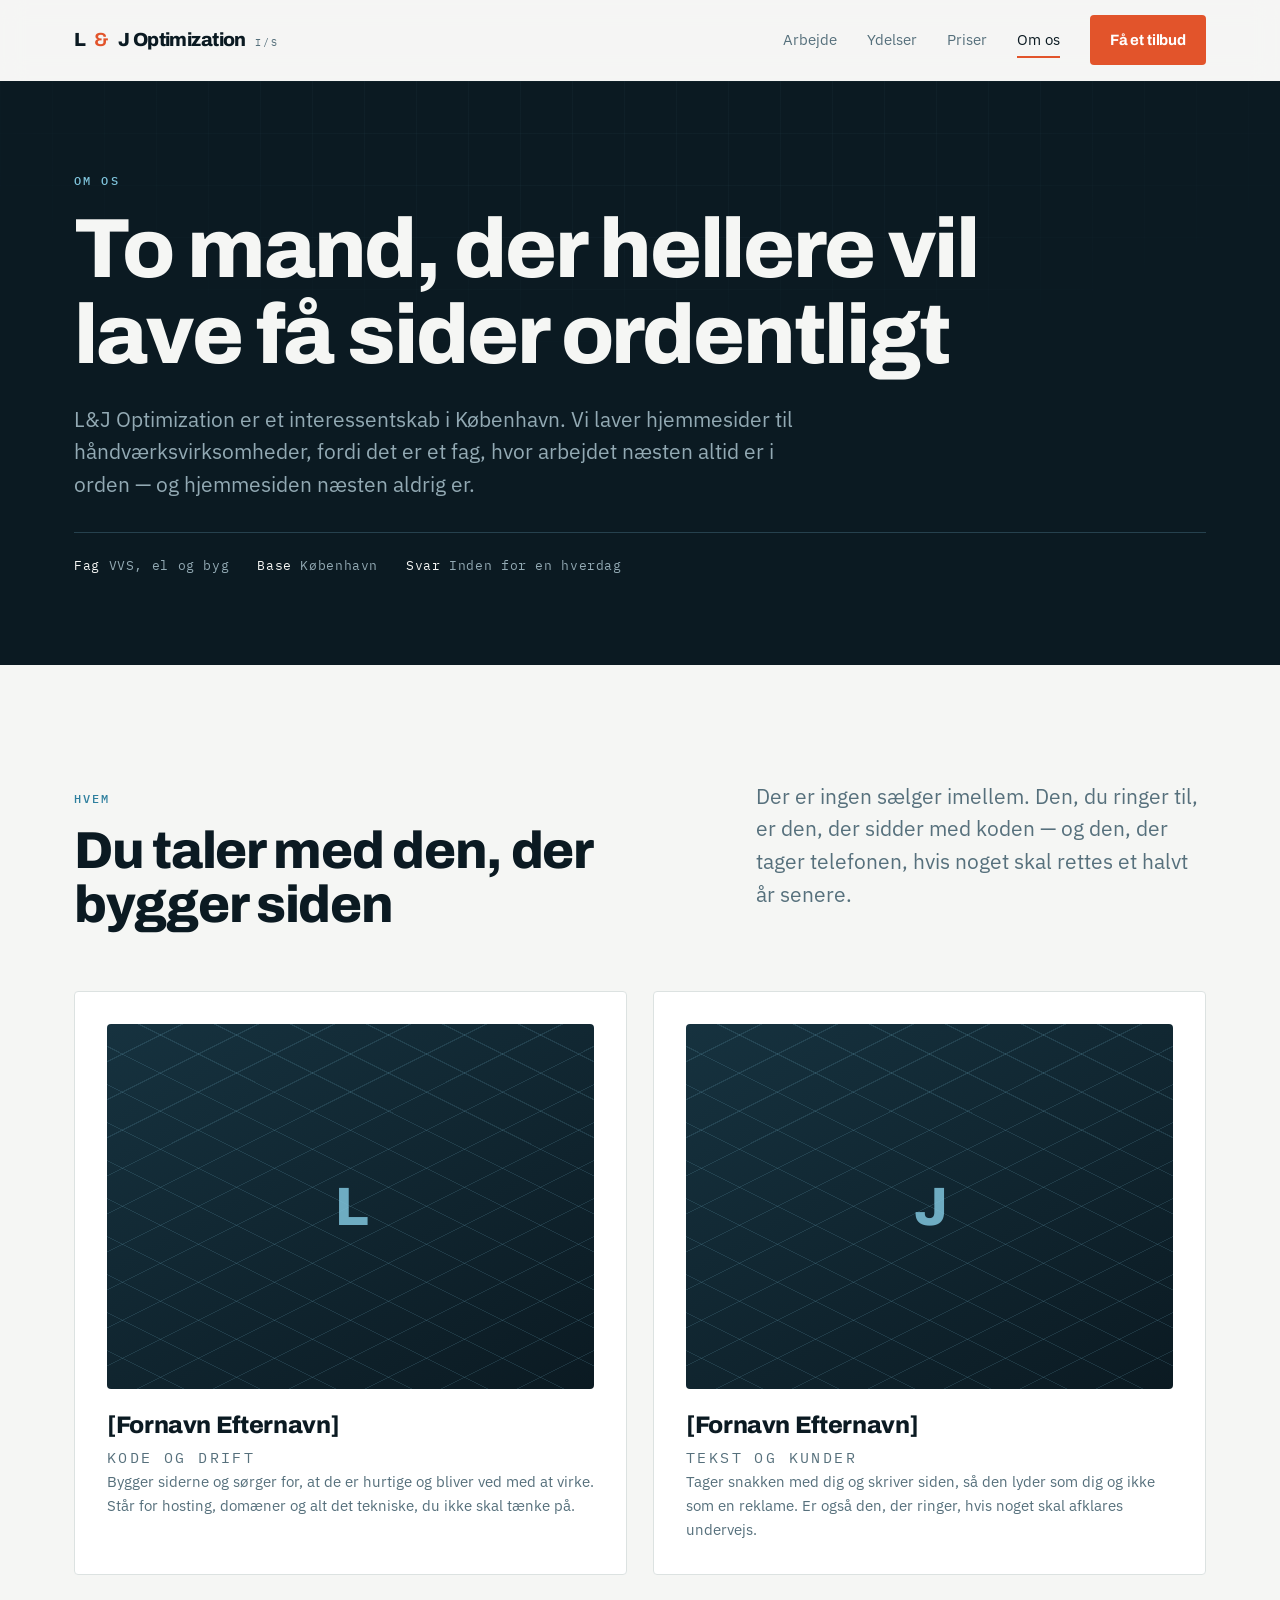
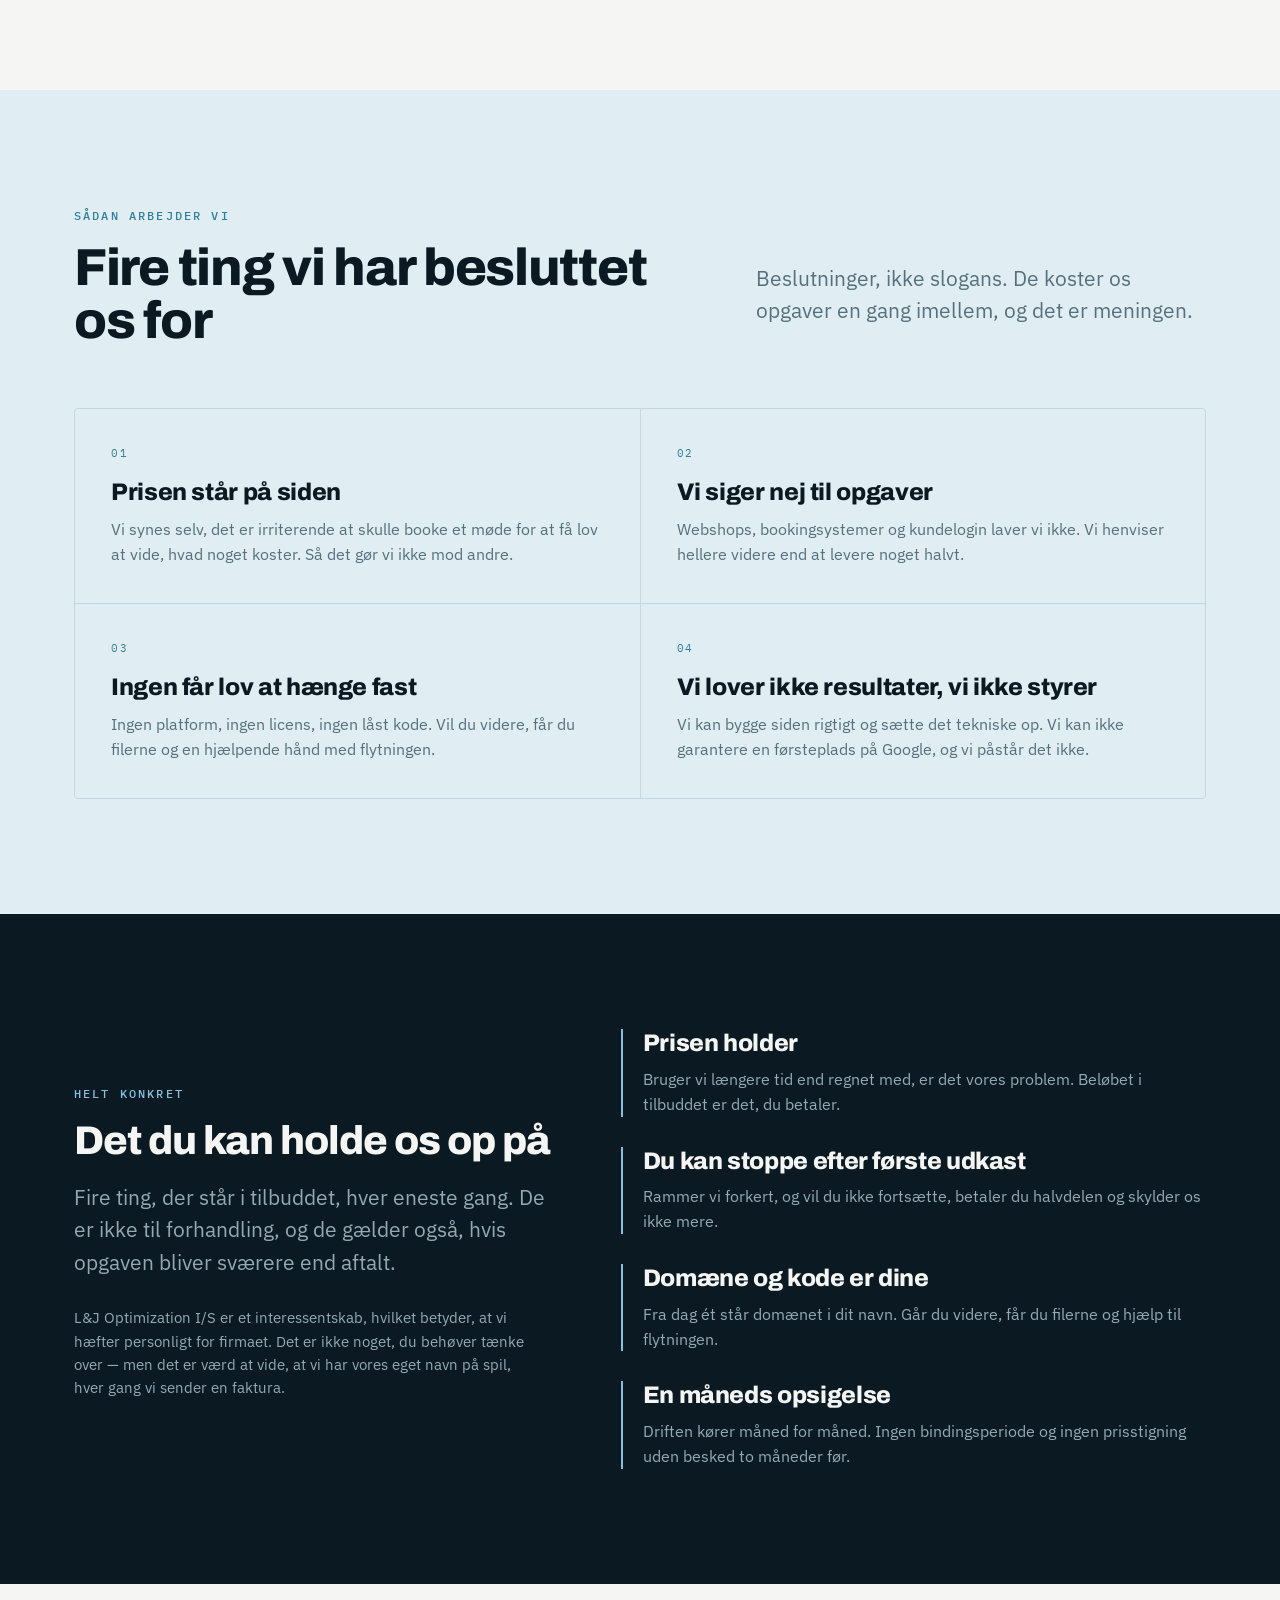
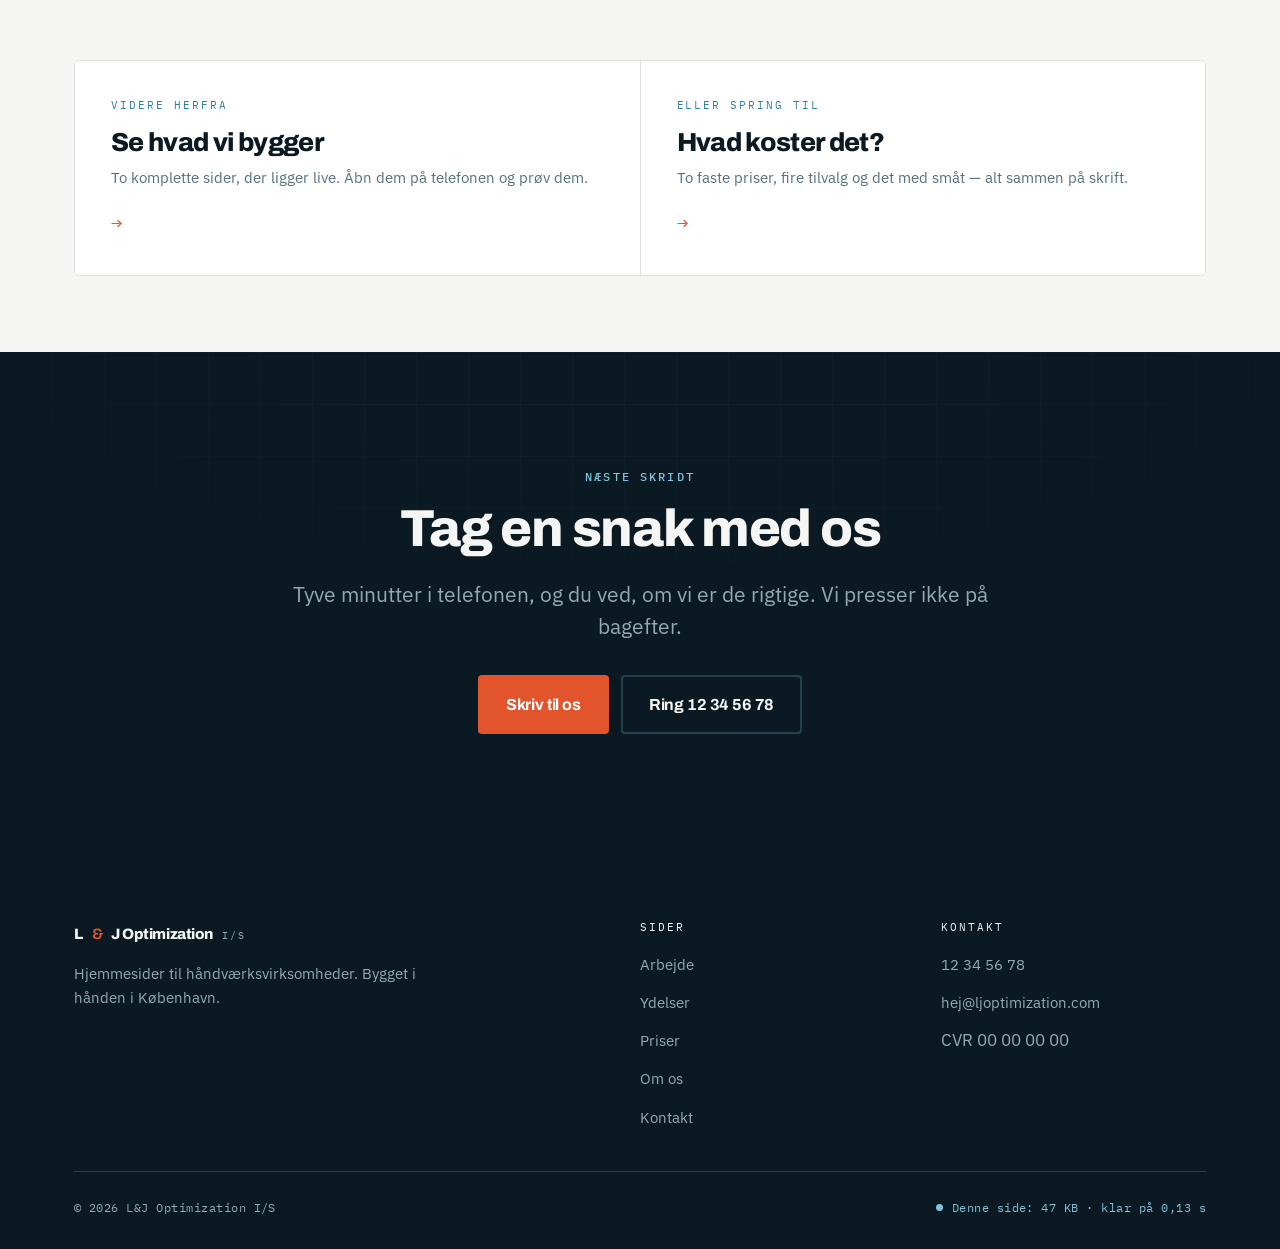
<file: om.html>
<!doctype html>
<html lang="da">
<head>
<meta charset="utf-8">
<meta name="viewport" content="width=device-width, initial-scale=1">
<title>Om os — L&amp;J Optimization</title>
<meta name="description" content="Et lille interessentskab i København, der laver hjemmesider til håndværksvirksomheder. Her er hvem vi er, og hvad vi arbejder efter.">
<meta name="theme-color" content="#0B1A22">
<link rel="canonical" href="https://ljoptimization.com/om.html">
<link rel="icon" href="data:image/svg+xml,%3Csvg xmlns='http://www.w3.org/2000/svg' viewBox='0 0 32 32'%3E%3Crect width='32' height='32' rx='5' fill='%230B1A22'/%3E%3Cpath d='M8 8v16h7' stroke='%23F5F6F4' stroke-width='3.4' fill='none'/%3E%3Cpath d='M24 8v11a5 5 0 0 1-7 4.6' stroke='%23E2542B' stroke-width='3.4' fill='none'/%3E%3C/svg%3E">
<link rel="preconnect" href="https://fonts.googleapis.com">
<link rel="preconnect" href="https://fonts.gstatic.com" crossorigin>
<link href="https://fonts.googleapis.com/css2?family=Archivo:wght@600;700;800&family=IBM+Plex+Mono:wght@400;500&family=IBM+Plex+Sans:wght@400;500;600&display=swap" rel="stylesheet">
<link rel="stylesheet" href="site.css">
</head>
<body>
<a class="skip" href="#main">Spring til indhold</a>

<header class="site-header">
  <div class="wrap site-header__inner">
    <a class="logo" href="index.html">L<b>&amp;</b>J Optimization <span>I/S</span></a>
    <button class="burger" type="button" aria-label="Åbn menu" aria-expanded="false" aria-controls="hovedmenu"><i></i></button>
    <nav class="nav" id="hovedmenu" aria-label="Hovedmenu">
      <a href="arbejde.html">Arbejde</a>
      <a href="ydelser.html">Ydelser</a>
      <a href="priser.html">Priser</a>
      <a href="om.html" aria-current="page">Om os</a>
      <a class="btn btn--primary" href="kontakt.html">Få et tilbud</a>
    </nav>
  </div>
</header>

<main id="main">

  <section class="pagehead on-dark blueprint">
    <div class="wrap">
      <span class="kicker">Om os</span>
      <h1>To mand, der hellere vil<br>lave få sider ordentligt</h1>
      <p class="lead" style="margin-top:24px">L&amp;J Optimization er et interessentskab i København. Vi laver hjemmesider til håndværksvirksomheder, fordi det er et fag, hvor arbejdet næsten altid er i orden — og hjemmesiden næsten aldrig er.</p>
      <p class="pagehead__meta"><span><b>Fag</b> VVS, el og byg</span><span><b>Base</b> København</span><span><b>Svar</b> Inden for en hverdag</span></p>
    </div>
  </section>

  <!-- HVEM -->
  <section class="section">
    <div class="wrap">
      <div class="section__head section__head--split reveal">
        <div>
          <span class="kicker">Hvem</span>
          <h2>Du taler med den, der bygger siden</h2>
        </div>
        <p class="lead">Der er ingen sælger imellem. Den, du ringer til, er den, der sidder med koden — og den, der tager telefonen, hvis noget skal rettes et halvt år senere.</p>
      </div>

      <!-- Ret navne, roller og tekst herunder. Billedrammen er klar: erstat
           span-elementet med monogrammet af et img-element, der peger på et
           rigtigt portræt (4:3, gerne mindst 800 px bredt) og har en alt-tekst
           med personens navn. Resten passer sig selv. -->
      <div class="people reveal">
        <article class="person">
          <div class="person__photo"><span>L</span></div>
          <h3>[Fornavn Efternavn]</h3>
          <p class="person__role">Kode og drift</p>
          <p>Bygger siderne og sørger for, at de er hurtige og bliver ved med at virke. Står for hosting, domæner og alt det tekniske, du ikke skal tænke på.</p>
        </article>
        <article class="person">
          <div class="person__photo"><span>J</span></div>
          <h3>[Fornavn Efternavn]</h3>
          <p class="person__role">Tekst og kunder</p>
          <p>Tager snakken med dig og skriver siden, så den lyder som dig og ikke som en reklame. Er også den, der ringer, hvis noget skal afklares undervejs.</p>
        </article>
      </div>
    </div>
  </section>

  <!-- PRINCIPPER -->
  <section class="section on-cold">
    <div class="wrap">
      <div class="section__head section__head--split reveal">
        <div>
          <span class="kicker">Sådan arbejder vi</span>
          <h2>Fire ting vi har besluttet os for</h2>
        </div>
        <p class="lead">Beslutninger, ikke slogans. De koster os opgaver en gang imellem, og det er meningen.</p>
      </div>
      <div class="grid grid--2 reveal">
        <article class="card">
          <span class="card__kicker">01</span>
          <h3>Prisen står på siden</h3>
          <p>Vi synes selv, det er irriterende at skulle booke et møde for at få lov at vide, hvad noget koster. Så det gør vi ikke mod andre.</p>
        </article>
        <article class="card">
          <span class="card__kicker">02</span>
          <h3>Vi siger nej til opgaver</h3>
          <p>Webshops, bookingsystemer og kundelogin laver vi ikke. Vi henviser hellere videre end at levere noget halvt.</p>
        </article>
        <article class="card">
          <span class="card__kicker">03</span>
          <h3>Ingen får lov at hænge fast</h3>
          <p>Ingen platform, ingen licens, ingen låst kode. Vil du videre, får du filerne og en hjælpende hånd med flytningen.</p>
        </article>
        <article class="card">
          <span class="card__kicker">04</span>
          <h3>Vi lover ikke resultater, vi ikke styrer</h3>
          <p>Vi kan bygge siden rigtigt og sætte det tekniske op. Vi kan ikke garantere en førsteplads på Google, og vi påstår det ikke.</p>
        </article>
      </div>
    </div>
  </section>

  <!-- LØFTER -->
  <section class="section on-dark">
    <div class="wrap">
      <div class="split">
        <div class="split__body">
          <span class="kicker kicker--flame">Helt konkret</span>
          <h2>Det du kan holde os op på</h2>
          <p class="lead">Fire ting, der står i tilbuddet, hver eneste gang. De er ikke til forhandling, og de gælder også, hvis opgaven bliver sværere end aftalt.</p>
          <p class="small" style="color:var(--muted-dark);margin-top:28px;max-width:52ch">L&amp;J Optimization I/S er et interessentskab, hvilket betyder, at vi hæfter personligt for firmaet. Det er ikke noget, du behøver tænke over — men det er værd at vide, at vi har vores eget navn på spil, hver gang vi sender en faktura.</p>
        </div>

        <div class="pledges pledges--stack reveal">
          <div class="pledge">
            <h3>Prisen holder</h3>
            <p>Bruger vi længere tid end regnet med, er det vores problem. Beløbet i tilbuddet er det, du betaler.</p>
          </div>
          <div class="pledge">
            <h3>Du kan stoppe efter første udkast</h3>
            <p>Rammer vi forkert, og vil du ikke fortsætte, betaler du halvdelen og skylder os ikke mere.</p>
          </div>
          <div class="pledge">
            <h3>Domæne og kode er dine</h3>
            <p>Fra dag ét står domænet i dit navn. Går du videre, får du filerne og hjælp til flytningen.</p>
          </div>
          <div class="pledge">
            <h3>En måneds opsigelse</h3>
            <p>Driften kører måned for måned. Ingen bindingsperiode og ingen prisstigning uden besked to måneder før.</p>
          </div>
        </div>
      </div>
    </div>
  </section>

  <section class="section section--sm">
    <div class="wrap">
      <div class="nextnav reveal">
        <a href="arbejde.html">
          <b>Videre herfra</b>
          <strong>Se hvad vi bygger</strong>
          <p>To komplette sider, der ligger live. Åbn dem på telefonen og prøv dem.</p>
          <span class="arrow">→</span>
        </a>
        <a href="priser.html">
          <b>Eller spring til</b>
          <strong>Hvad koster det?</strong>
          <p>To faste priser, fire tilvalg og det med småt — alt sammen på skrift.</p>
          <span class="arrow">→</span>
        </a>
      </div>
    </div>
  </section>

  <section class="section blueprint on-dark">
    <div class="wrap endcta reveal">
      <span class="kicker">Næste skridt</span>
      <h2>Tag en snak med os</h2>
      <p class="lead">Tyve minutter i telefonen, og du ved, om vi er de rigtige. Vi presser ikke på bagefter.</p>
      <div class="btns">
        <a class="btn btn--primary" href="kontakt.html">Skriv til os</a>
        <a class="btn btn--ghost" href="tel:+4512345678">Ring 12 34 56 78</a>
      </div>
    </div>
  </section>

</main>

<footer class="site-footer">
  <div class="wrap">
    <div class="site-footer__grid">
      <div class="site-footer__brand">
        <a class="logo" href="index.html">L<b>&amp;</b>J Optimization <span>I/S</span></a>
        <p>Hjemmesider til håndværksvirksomheder. Bygget i hånden i København.</p>
      </div>
      <div>
        <h4>Sider</h4>
        <ul>
          <li><a href="arbejde.html">Arbejde</a></li>
          <li><a href="ydelser.html">Ydelser</a></li>
          <li><a href="priser.html">Priser</a></li>
          <li><a href="om.html">Om os</a></li>
          <li><a href="kontakt.html">Kontakt</a></li>
        </ul>
      </div>
      <div>
        <h4>Kontakt</h4>
        <ul>
          <li><a href="tel:+4512345678">12 34 56 78</a></li>
          <li><a href="mailto:hej@ljoptimization.com">hej@ljoptimization.com</a></li>
          <li>CVR 00 00 00 00</li>
        </ul>
      </div>
    </div>
    <div class="site-footer__bar">
      <span>© <span data-year>2026</span> L&amp;J Optimization I/S</span>
      <span class="weight" data-weight hidden></span>
    </div>
  </div>
</footer>

<div class="callbar">
  <a class="btn btn--primary" href="tel:+4512345678">Ring til os</a>
  <a class="btn btn--ghost" href="kontakt.html">Få et tilbud</a>
</div>

<script src="site.js" defer></script>
</body>
</html>
</file>
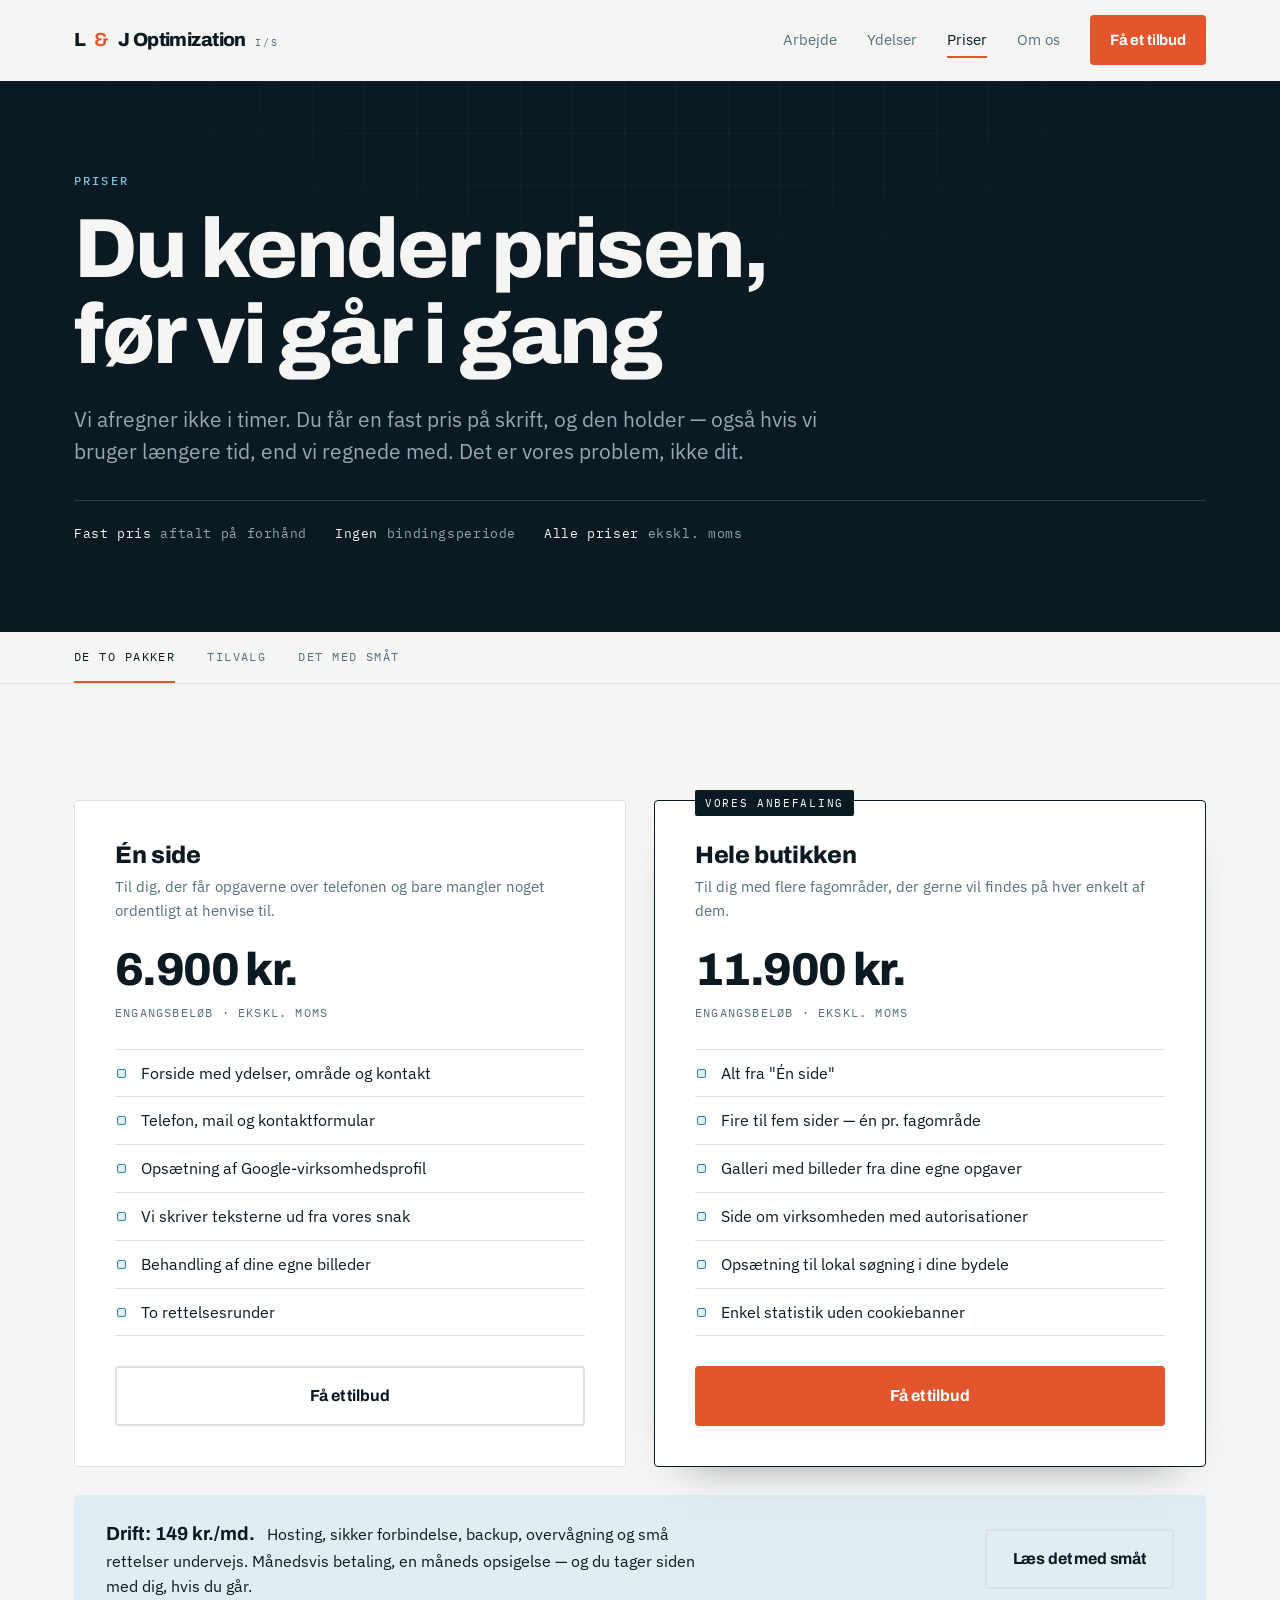
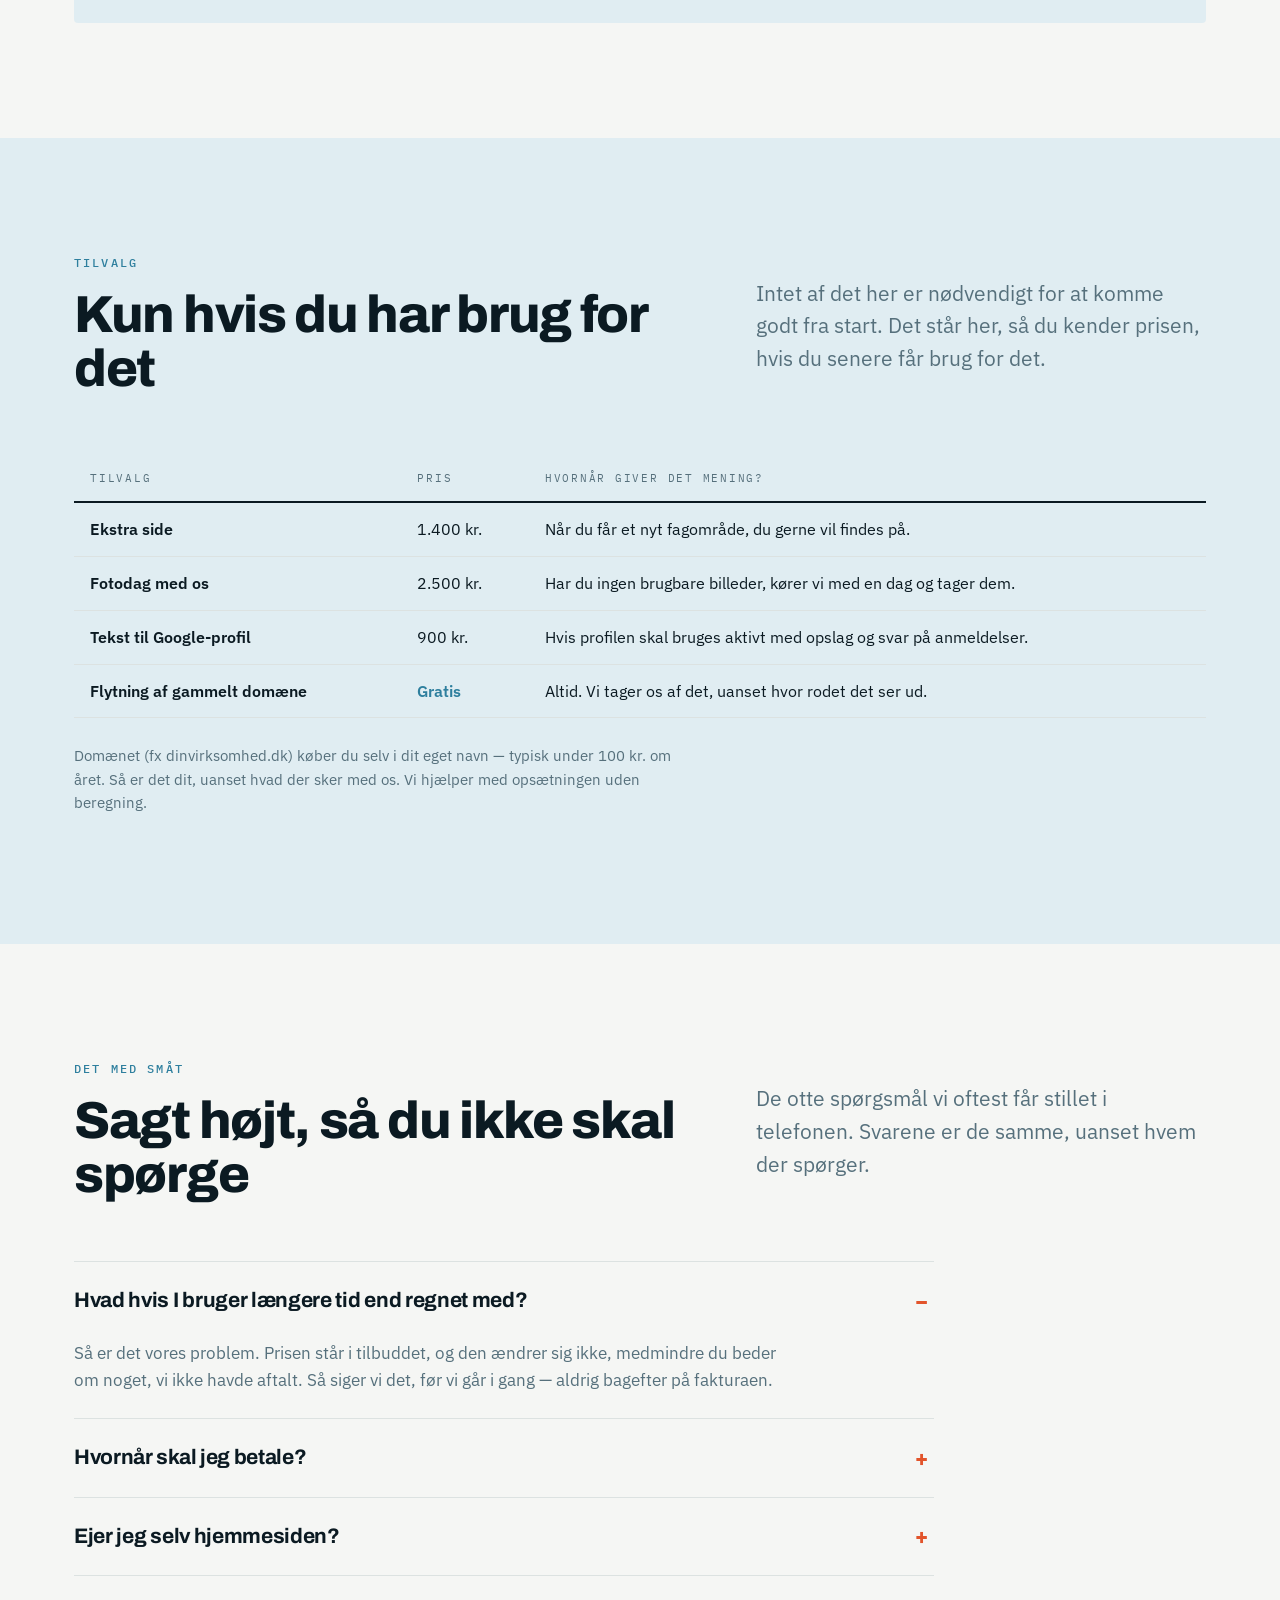
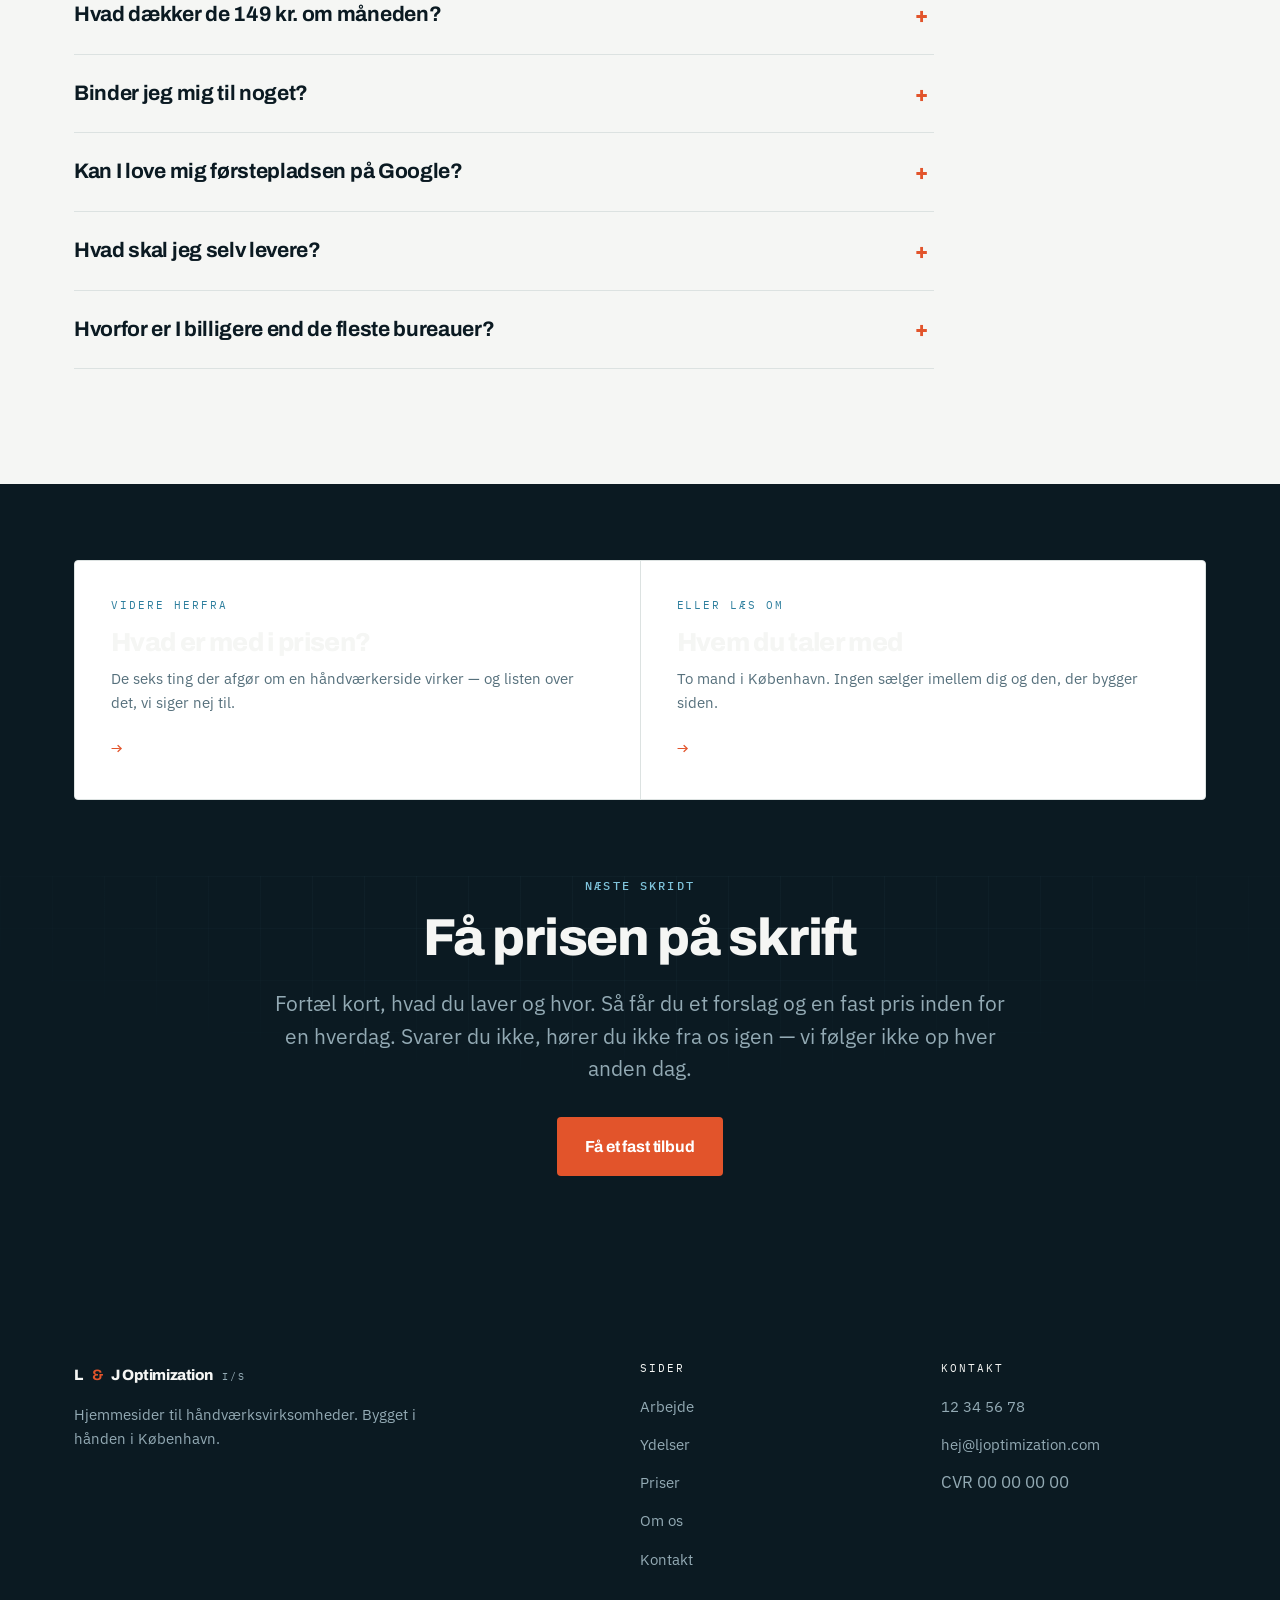
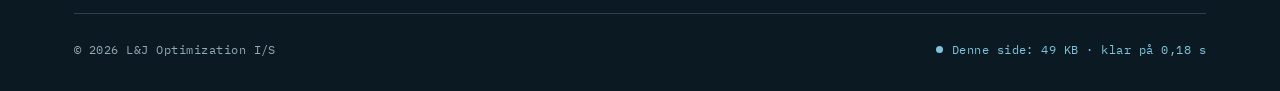
<file: priser.html>
<!doctype html>
<html lang="da">
<head>
<meta charset="utf-8">
<meta name="viewport" content="width=device-width, initial-scale=1">
<title>Priser — L&amp;J Optimization</title>
<meta name="description" content="Faste priser på hjemmesider til håndværkere. Ingen timeafregning, ingen binding, og det med småt står her.">
<meta name="theme-color" content="#0B1A22">
<link rel="canonical" href="https://ljoptimization.com/priser.html">
<link rel="icon" href="data:image/svg+xml,%3Csvg xmlns='http://www.w3.org/2000/svg' viewBox='0 0 32 32'%3E%3Crect width='32' height='32' rx='5' fill='%230B1A22'/%3E%3Cpath d='M8 8v16h7' stroke='%23F5F6F4' stroke-width='3.4' fill='none'/%3E%3Cpath d='M24 8v11a5 5 0 0 1-7 4.6' stroke='%23E2542B' stroke-width='3.4' fill='none'/%3E%3C/svg%3E">
<link rel="preconnect" href="https://fonts.googleapis.com">
<link rel="preconnect" href="https://fonts.gstatic.com" crossorigin>
<link href="https://fonts.googleapis.com/css2?family=Archivo:wght@600;700;800&family=IBM+Plex+Mono:wght@400;500&family=IBM+Plex+Sans:wght@400;500;600&display=swap" rel="stylesheet">
<link rel="stylesheet" href="site.css">
</head>
<body>
<a class="skip" href="#main">Spring til indhold</a>

<header class="site-header">
  <div class="wrap site-header__inner">
    <a class="logo" href="index.html">L<b>&amp;</b>J Optimization <span>I/S</span></a>
    <button class="burger" type="button" aria-label="Åbn menu" aria-expanded="false" aria-controls="hovedmenu"><i></i></button>
    <nav class="nav" id="hovedmenu" aria-label="Hovedmenu">
      <a href="arbejde.html">Arbejde</a>
      <a href="ydelser.html">Ydelser</a>
      <a href="priser.html" aria-current="page">Priser</a>
      <a href="om.html">Om os</a>
      <a class="btn btn--primary" href="kontakt.html">Få et tilbud</a>
    </nav>
  </div>
</header>

<main id="main">

  <section class="pagehead on-dark blueprint">
    <div class="wrap">
      <span class="kicker kicker--flame">Priser</span>
      <h1>Du kender prisen,<br>før vi går i gang</h1>
      <p class="lead" style="margin-top:24px">Vi afregner ikke i timer. Du får en fast pris på skrift, og den holder — også hvis vi bruger længere tid, end vi regnede med. Det er vores problem, ikke dit.</p>
      <p class="pagehead__meta"><span><b>Fast pris</b> aftalt på forhånd</span><span><b>Ingen</b> bindingsperiode</span><span><b>Alle priser</b> ekskl. moms</span></p>
    </div>
  </section>

  <nav class="onthispage" aria-label="På denne side">
    <div class="wrap">
      <ul>
        <li><a href="#pakker">De to pakker</a></li>
        <li><a href="#tilvalg">Tilvalg</a></li>
        <li><a href="#faq">Det med småt</a></li>
      </ul>
    </div>
  </nav>

  <section class="section" id="pakker">
    <div class="wrap">
      <div class="prices reveal">
        <article class="price">
          <h3>Én side</h3>
          <p class="price__sub">Til dig, der får opgaverne over telefonen og bare mangler noget ordentligt at henvise til.</p>
          <p class="price__amount">6.900 kr.</p>
          <p class="price__unit">Engangsbeløb · ekskl. moms</p>
          <ul>
            <li>Forside med ydelser, område og kontakt</li>
            <li>Telefon, mail og kontaktformular</li>
            <li>Opsætning af Google-virksomhedsprofil</li>
            <li>Vi skriver teksterne ud fra vores snak</li>
            <li>Behandling af dine egne billeder</li>
            <li>To rettelsesrunder</li>
          </ul>
          <a class="btn btn--ghost btn--wide" href="kontakt.html">Få et tilbud</a>
        </article>

        <article class="price price--lead">
          <span class="price__flag">Vores anbefaling</span>
          <h3>Hele butikken</h3>
          <p class="price__sub">Til dig med flere fagområder, der gerne vil findes på hver enkelt af dem.</p>
          <p class="price__amount">11.900 kr.</p>
          <p class="price__unit">Engangsbeløb · ekskl. moms</p>
          <ul>
            <li>Alt fra "Én side"</li>
            <li>Fire til fem sider — én pr. fagområde</li>
            <li>Galleri med billeder fra dine egne opgaver</li>
            <li>Side om virksomheden med autorisationer</li>
            <li>Opsætning til lokal søgning i dine bydele</li>
            <li>Enkel statistik uden cookiebanner</li>
          </ul>
          <a class="btn btn--primary btn--wide" href="kontakt.html">Få et tilbud</a>
        </article>
      </div>

      <div class="runstrip reveal">
        <p><b>Drift: 149 kr./md.</b> &nbsp; Hosting, sikker forbindelse, backup, overvågning og små rettelser undervejs. Månedsvis betaling, en måneds opsigelse — og du tager siden med dig, hvis du går.</p>
        <a class="btn btn--ghost" href="#faq">Læs det med småt</a>
      </div>
    </div>
  </section>

  <!-- TILVALG -->
  <section class="section on-cold" id="tilvalg">
    <div class="wrap">
      <div class="section__head section__head--split reveal">
        <div>
          <span class="kicker">Tilvalg</span>
          <h2>Kun hvis du har brug for det</h2>
        </div>
        <p class="lead">Intet af det her er nødvendigt for at komme godt fra start. Det står her, så du kender prisen, hvis du senere får brug for det.</p>
      </div>
      <div class="table-scroll reveal">
        <table class="table">
          <thead>
            <tr><th scope="col">Tilvalg</th><th scope="col">Pris</th><th scope="col">Hvornår giver det mening?</th></tr>
          </thead>
          <tbody>
            <tr>
              <td>Ekstra side</td>
              <td>1.400 kr.</td>
              <td>Når du får et nyt fagområde, du gerne vil findes på.</td>
            </tr>
            <tr>
              <td>Fotodag med os</td>
              <td>2.500 kr.</td>
              <td>Har du ingen brugbare billeder, kører vi med en dag og tager dem.</td>
            </tr>
            <tr>
              <td>Tekst til Google-profil</td>
              <td>900 kr.</td>
              <td>Hvis profilen skal bruges aktivt med opslag og svar på anmeldelser.</td>
            </tr>
            <tr>
              <td>Flytning af gammelt domæne</td>
              <td class="yes">Gratis</td>
              <td>Altid. Vi tager os af det, uanset hvor rodet det ser ud.</td>
            </tr>
          </tbody>
        </table>
      </div>
      <p class="small reveal" style="margin-top:26px;max-width:70ch">Domænet (fx dinvirksomhed.dk) køber du selv i dit eget navn — typisk under 100 kr. om året. Så er det dit, uanset hvad der sker med os. Vi hjælper med opsætningen uden beregning.</p>
    </div>
  </section>

  <!-- FAQ -->
  <section class="section" id="faq">
    <div class="wrap">
      <div class="section__head section__head--split reveal">
        <div>
          <span class="kicker">Det med småt</span>
          <h2>Sagt højt, så du ikke skal spørge</h2>
        </div>
        <p class="lead">De otte spørgsmål vi oftest får stillet i telefonen. Svarene er de samme, uanset hvem der spørger.</p>
      </div>
      <div class="faq reveal">
        <details open>
          <summary>Hvad hvis I bruger længere tid end regnet med?</summary>
          <p>Så er det vores problem. Prisen står i tilbuddet, og den ændrer sig ikke, medmindre du beder om noget, vi ikke havde aftalt. Så siger vi det, før vi går i gang — aldrig bagefter på fakturaen.</p>
        </details>
        <details>
          <summary>Hvornår skal jeg betale?</summary>
          <p>Halvdelen når vi starter, resten når siden er live og du har sagt god for den. Otte dages betaling. Er du ikke tilfreds med udkastet, kan du stoppe efter første runde og kun betale det halve.</p>
        </details>
        <details>
          <summary>Ejer jeg selv hjemmesiden?</summary>
          <p>Ja. Domænet står i dit navn fra dag ét, og koden er din. Stopper samarbejdet, sender vi filerne, så du kan flytte siden til hvem som helst. Vi holder ikke noget som gidsel.</p>
        </details>
        <details>
          <summary>Hvad dækker de 149 kr. om måneden?</summary>
          <p>Hosting, sikker forbindelse, backup, overvågning af at siden er oppe, og små rettelser: nyt nummer, ændrede åbningstider, en ny ydelse, et par billeder. Større ting — en helt ny side, ny struktur — er tilvalg, og du får prisen først.</p>
        </details>
        <details>
          <summary>Binder jeg mig til noget?</summary>
          <p>Nej. Siden er en engangsbetaling, og driften kører måned for måned med en måneds opsigelse. Ingen bindingsperiode, ingen automatisk prisstigning uden besked mindst to måneder før.</p>
        </details>
        <details>
          <summary>Kan I love mig førstepladsen på Google?</summary>
          <p>Nej, og det kan ingen andre heller. Vi kan sætte det tekniske rigtigt op, skrive teksterne så de matcher det, folk søger på, og få din Google-profil på plads. Resten afhænger af konkurrencen i dit område og af, hvor mange anmeldelser du har.</p>
        </details>
        <details>
          <summary>Hvad skal jeg selv levere?</summary>
          <p>Dit logo hvis du har et, dit CVR-nummer, dine autorisationer og gerne 10–15 billeder fra opgaver, du er stolt af. Billeder fra telefonen er fint. Har du ingenting, kan vi komme forbi og tage dem.</p>
        </details>
        <details>
          <summary>Hvorfor er I billigere end de fleste bureauer?</summary>
          <p>Fordi vi er to mand uden kontor, uden sælgere og uden et system, vi skal betale licens for. Og fordi vi laver den samme type side igen og igen. Det er ikke fordi vi skærer hjørner — det er fordi vi ikke har hjørner at betale for.</p>
        </details>
      </div>
    </div>
  </section>

  <section class="section section--sm on-dark">
    <div class="wrap">
      <div class="nextnav reveal">
        <a href="ydelser.html">
          <b>Videre herfra</b>
          <strong>Hvad er med i prisen?</strong>
          <p>De seks ting der afgør om en håndværkerside virker — og listen over det, vi siger nej til.</p>
          <span class="arrow">→</span>
        </a>
        <a href="om.html">
          <b>Eller læs om</b>
          <strong>Hvem du taler med</strong>
          <p>To mand i København. Ingen sælger imellem dig og den, der bygger siden.</p>
          <span class="arrow">→</span>
        </a>
      </div>
    </div>
  </section>

  <section class="section blueprint on-dark" style="padding-top:0">
    <div class="wrap endcta reveal">
      <span class="kicker">Næste skridt</span>
      <h2>Få prisen på skrift</h2>
      <p class="lead">Fortæl kort, hvad du laver og hvor. Så får du et forslag og en fast pris inden for en hverdag. Svarer du ikke, hører du ikke fra os igen — vi følger ikke op hver anden dag.</p>
      <div class="btns"><a class="btn btn--primary" href="kontakt.html">Få et fast tilbud</a></div>
    </div>
  </section>

</main>

<footer class="site-footer">
  <div class="wrap">
    <div class="site-footer__grid">
      <div class="site-footer__brand">
        <a class="logo" href="index.html">L<b>&amp;</b>J Optimization <span>I/S</span></a>
        <p>Hjemmesider til håndværksvirksomheder. Bygget i hånden i København.</p>
      </div>
      <div>
        <h4>Sider</h4>
        <ul>
          <li><a href="arbejde.html">Arbejde</a></li>
          <li><a href="ydelser.html">Ydelser</a></li>
          <li><a href="priser.html">Priser</a></li>
          <li><a href="om.html">Om os</a></li>
          <li><a href="kontakt.html">Kontakt</a></li>
        </ul>
      </div>
      <div>
        <h4>Kontakt</h4>
        <ul>
          <li><a href="tel:+4512345678">12 34 56 78</a></li>
          <li><a href="mailto:hej@ljoptimization.com">hej@ljoptimization.com</a></li>
          <li>CVR 00 00 00 00</li>
        </ul>
      </div>
    </div>
    <div class="site-footer__bar">
      <span>© <span data-year>2026</span> L&amp;J Optimization I/S</span>
      <span class="weight" data-weight hidden></span>
    </div>
  </div>
</footer>

<div class="callbar">
  <a class="btn btn--primary" href="tel:+4512345678">Ring til os</a>
  <a class="btn btn--ghost" href="kontakt.html">Få et tilbud</a>
</div>

<script src="site.js" defer></script>
</body>
</html>
</file>
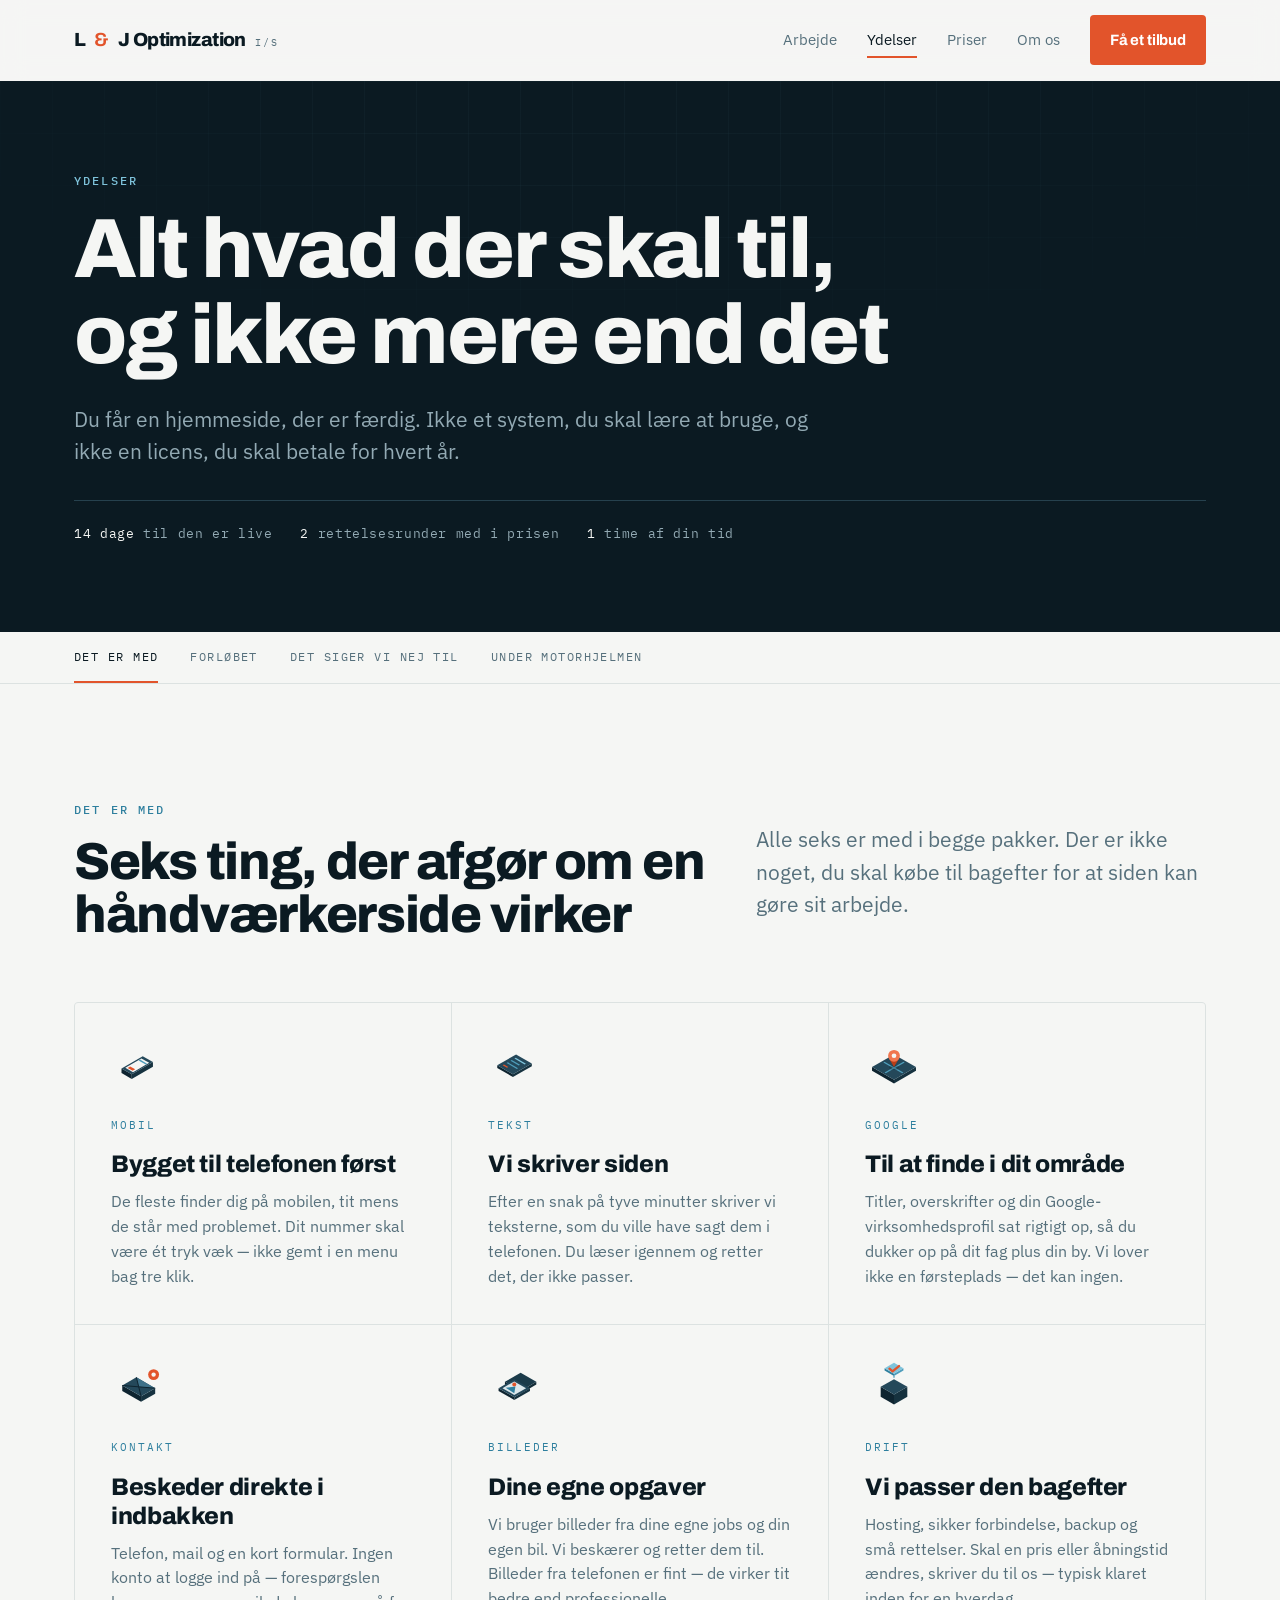
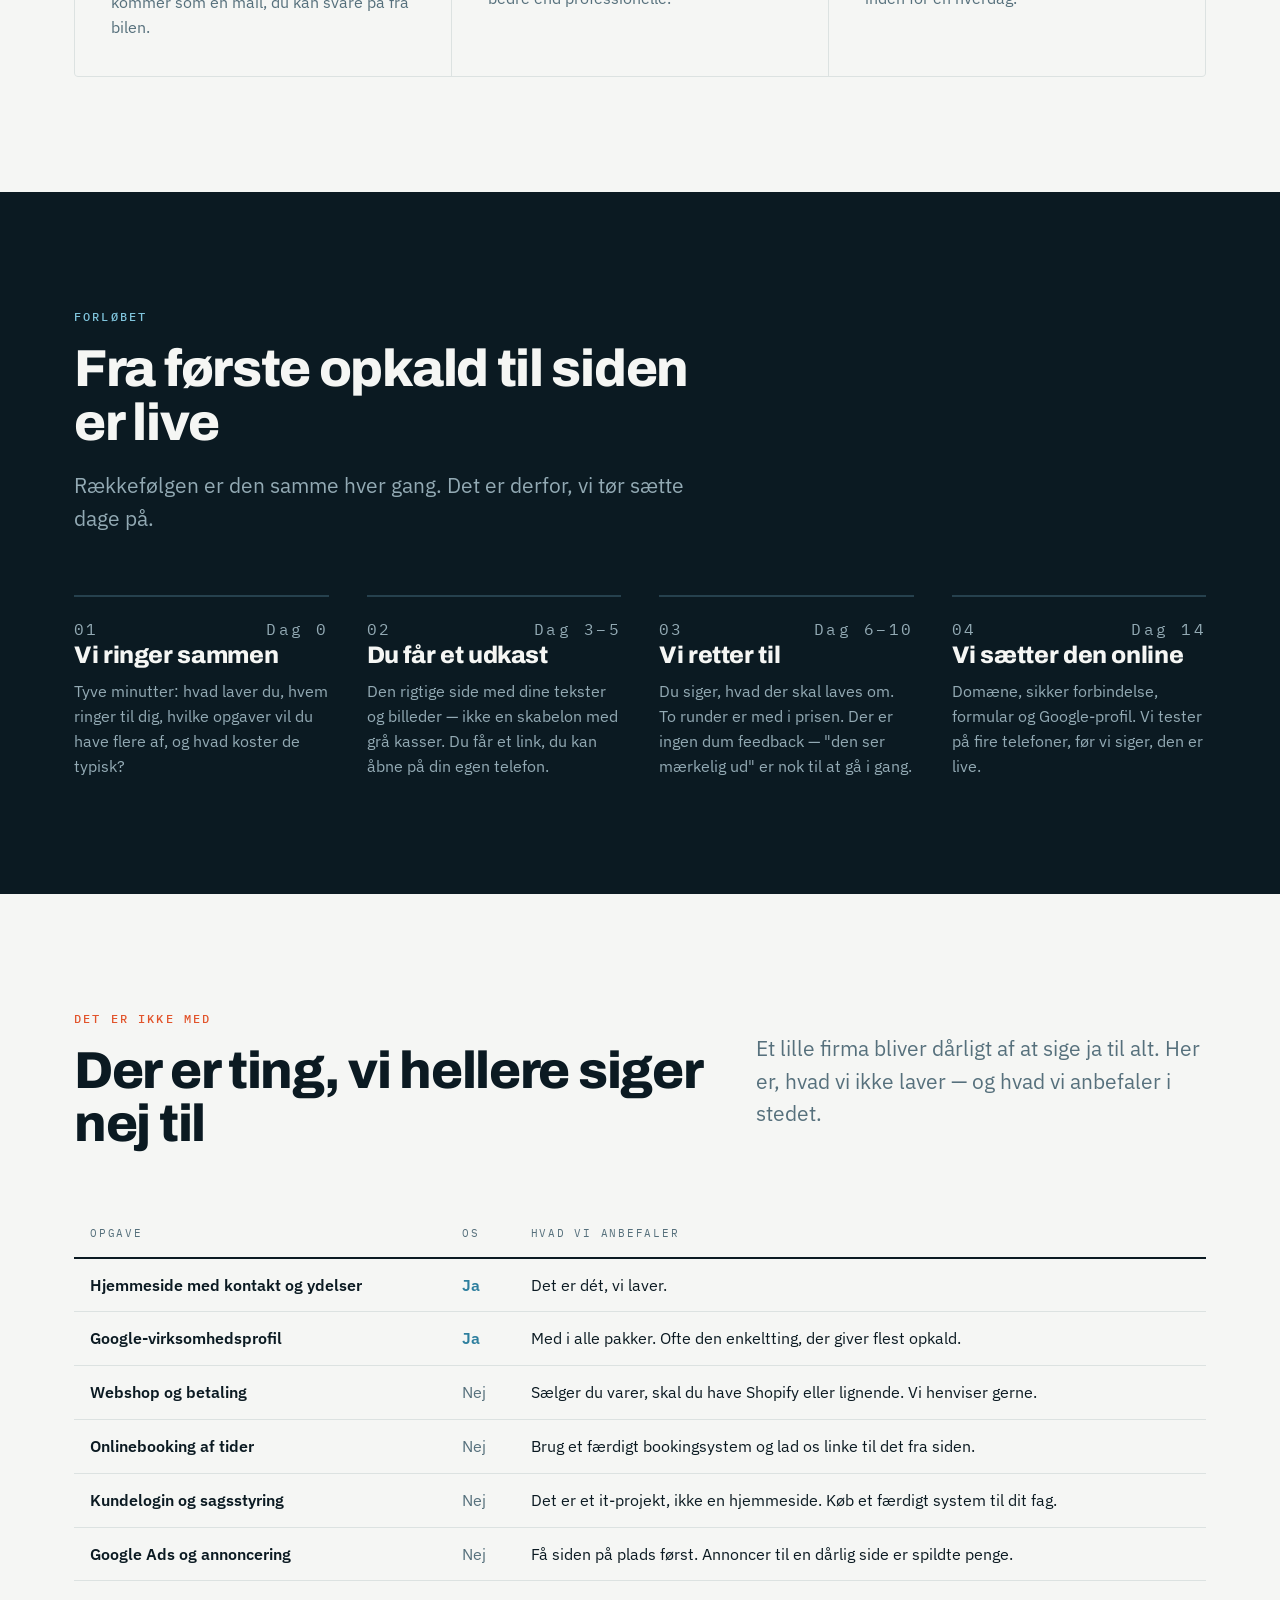
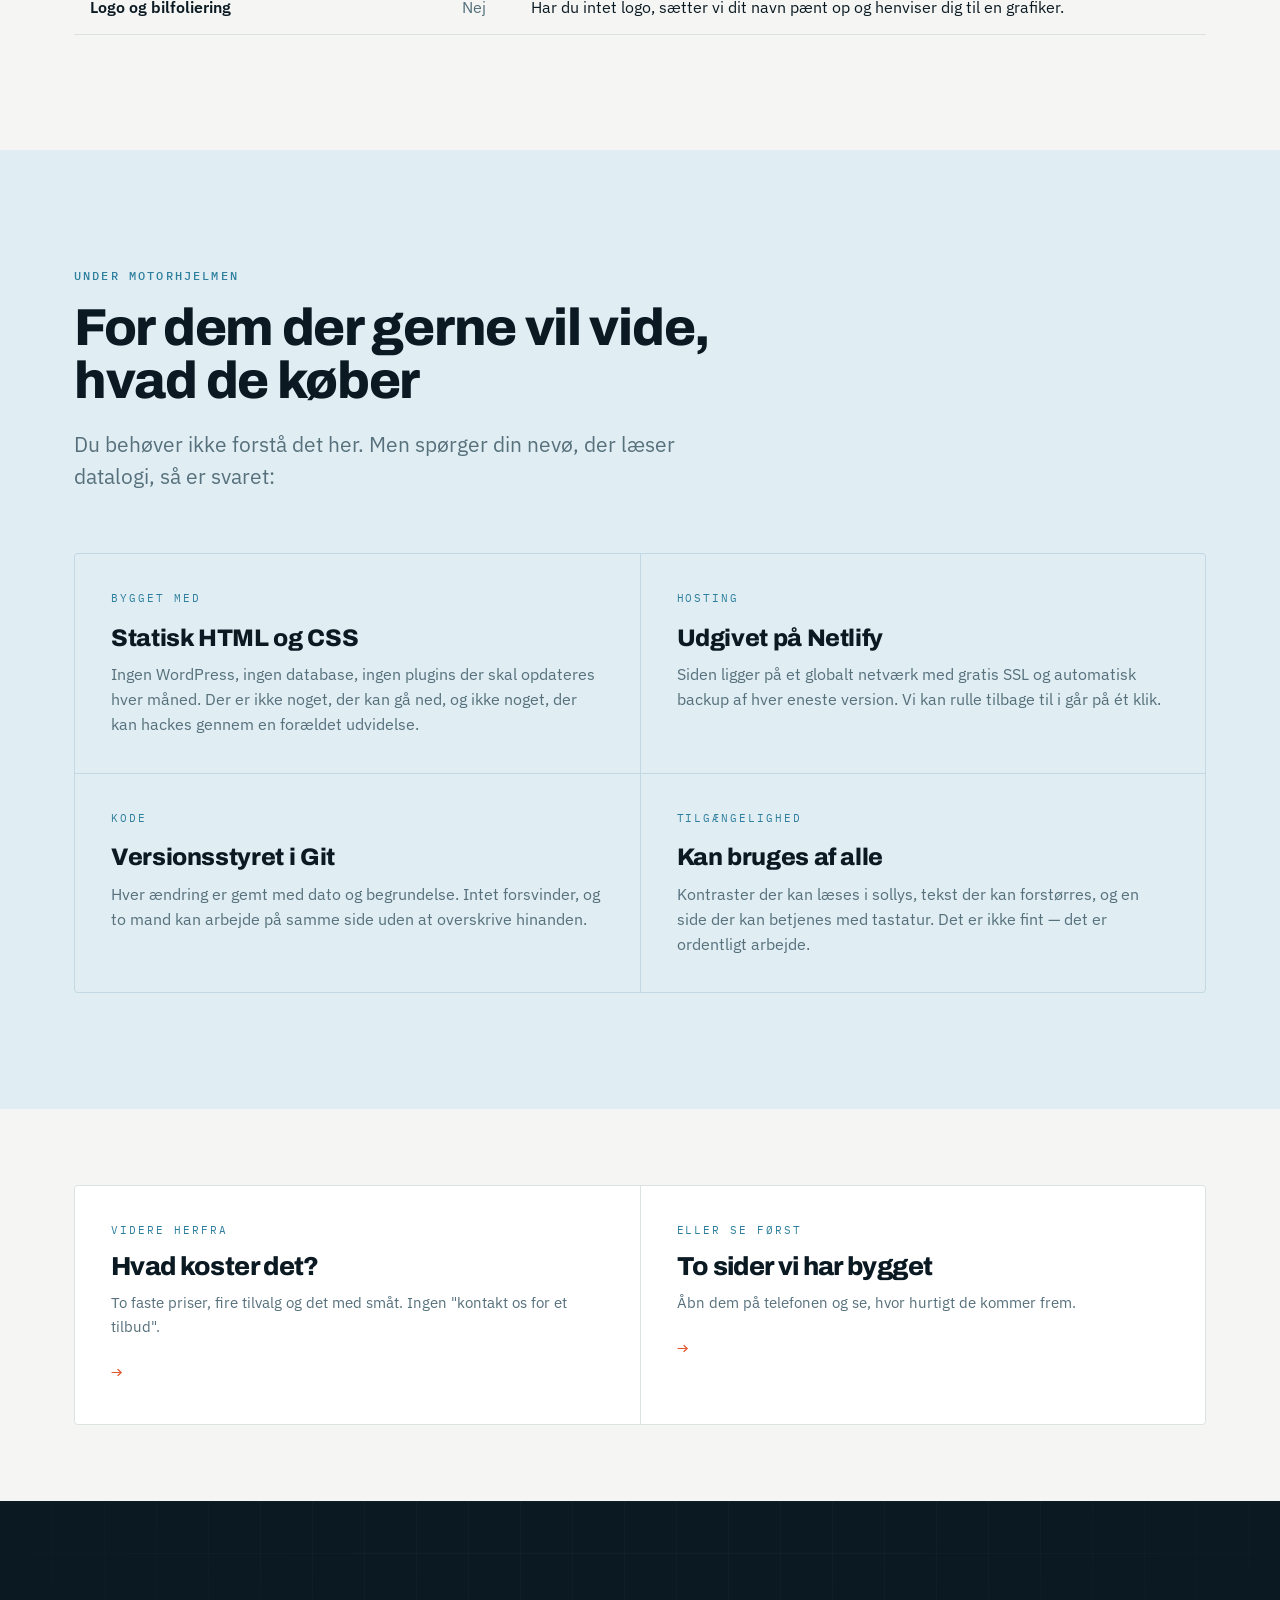
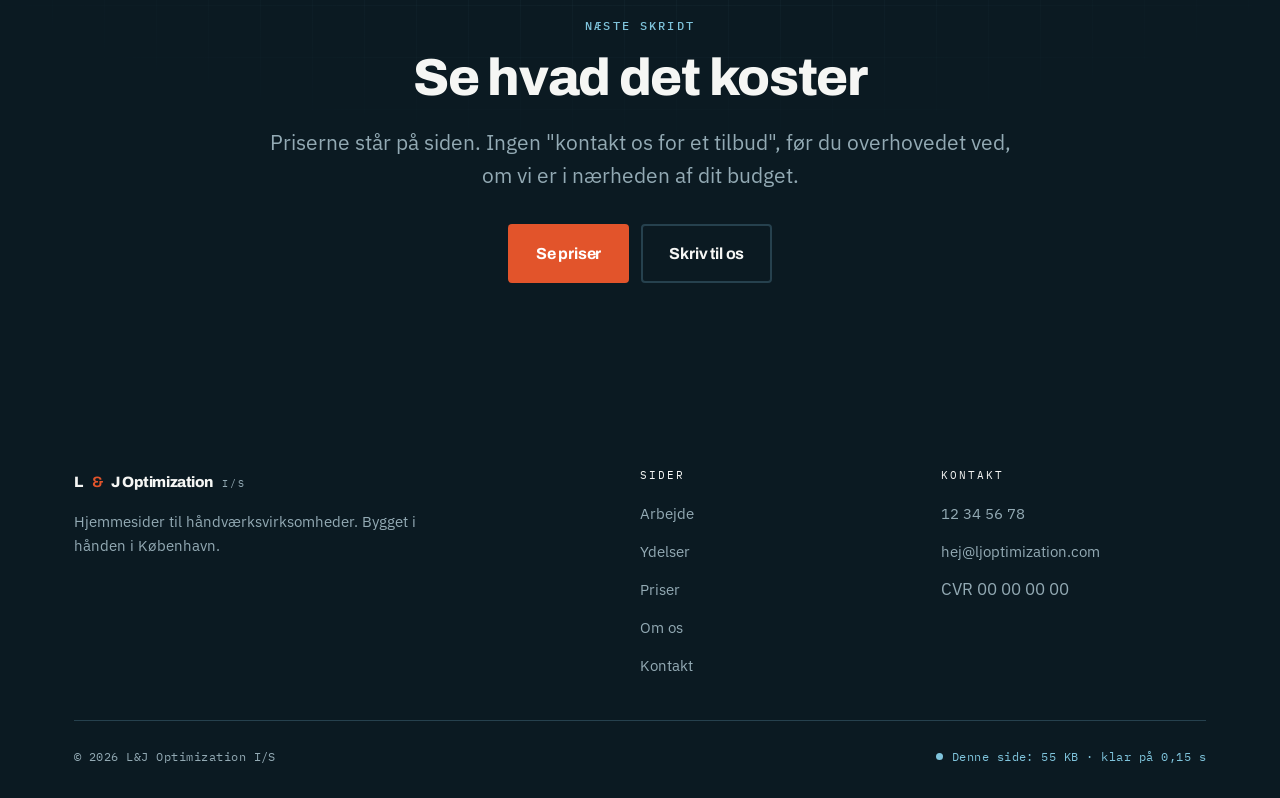
<file: ydelser.html>
<!doctype html>
<html lang="da">
<head>
<meta charset="utf-8">
<meta name="viewport" content="width=device-width, initial-scale=1">
<title>Ydelser — L&amp;J Optimization</title>
<meta name="description" content="Hvad der er med i en hjemmeside fra os, hvad vi ikke laver, og hvordan forløbet ser ud fra første opkald til siden er live.">
<meta name="theme-color" content="#0B1A22">
<link rel="canonical" href="https://ljoptimization.com/ydelser.html">
<link rel="icon" href="data:image/svg+xml,%3Csvg xmlns='http://www.w3.org/2000/svg' viewBox='0 0 32 32'%3E%3Crect width='32' height='32' rx='5' fill='%230B1A22'/%3E%3Cpath d='M8 8v16h7' stroke='%23F5F6F4' stroke-width='3.4' fill='none'/%3E%3Cpath d='M24 8v11a5 5 0 0 1-7 4.6' stroke='%23E2542B' stroke-width='3.4' fill='none'/%3E%3C/svg%3E">
<link rel="preconnect" href="https://fonts.googleapis.com">
<link rel="preconnect" href="https://fonts.gstatic.com" crossorigin>
<link href="https://fonts.googleapis.com/css2?family=Archivo:wght@600;700;800&family=IBM+Plex+Mono:wght@400;500&family=IBM+Plex+Sans:wght@400;500;600&display=swap" rel="stylesheet">
<link rel="stylesheet" href="site.css">
</head>
<body>
<a class="skip" href="#main">Spring til indhold</a>

<!-- Isometriske ikoner. Tegnet i hånden, ét sæt, deles af hele sitet. -->
<svg aria-hidden="true" focusable="false" style="position:absolute;width:0;height:0;overflow:hidden">
  <symbol id="i-mobil" viewBox="0 0 64 64">
    <polygon points="46.26,25.5 22.88,39 22.88,44 46.26,30.5" fill="#16323F"/>
    <polygon points="22.88,39 11.62,32.5 11.62,37.5 22.88,44" fill="#0E2430"/>
    <polygon points="35,19 46.26,25.5 22.88,39 11.62,32.5" fill="#24485A"/>
    <polygon points="33.55,21.4 42.1,26.34 24.33,36.6 15.78,31.66" fill="#F5F6F4"/>
    <polygon points="39.84,27.21 38.28,28.11 30.48,23.61 32.04,22.71" fill="#4E9DBB"/>
    <polygon points="26.7,33.5 23.92,35.1 18.38,31.9 21.16,30.3" fill="#E2542B"/>
  </symbol>
  <symbol id="i-tekst" viewBox="0 0 64 64">
    <polygon points="48.32,27 27.54,39 27.54,42 48.32,30" fill="#16323F"/>
    <polygon points="27.54,39 10.22,29 10.22,32 27.54,42" fill="#0E2430"/>
    <polygon points="31,17 48.32,27 27.54,39 10.22,29" fill="#24485A"/>
    <polygon points="30.57,20.75 41.83,27.25 40.44,28.05 29.18,21.55" fill="#7FC4DC"/>
    <polygon points="26.24,23.25 35.33,28.5 33.94,29.3 24.85,24.05" fill="#4E9DBB"/>
    <polygon points="21.91,25.75 33.17,32.25 31.78,33.05 20.52,26.55" fill="#4E9DBB"/>
    <polygon points="17.58,28.25 22.34,31 20.95,31.8 16.19,29.05" fill="#E2542B"/>
  </symbol>
  <symbol id="i-kort" viewBox="0 0 64 64">
    <polygon points="56.25,31 32,45 32,49 56.25,35" fill="#16323F"/>
    <polygon points="32,45 7.75,31 7.75,35 32,49" fill="#0E2430"/>
    <polygon points="32,17 56.25,31 32,45 7.75,31" fill="#24485A"/>
    <polygon points="21.61,25 42.39,37 41.01,37.8 20.22,25.8" fill="#4E9DBB"/>
    <polygon points="42.39,25 21.61,37 22.99,37.8 43.78,25.8" fill="#4E9DBB"/>
    <ellipse cx="32" cy="31.5" rx="5.5" ry="2.8" fill="#0B1A22" opacity="0.2"/>
    <polygon points="26.8,22.2 37.2,22.2 32,31" fill="#B93D18"/>
    <circle cx="32" cy="18.5" r="6.5" fill="#F0764F"/>
    <circle cx="32" cy="18.5" r="2.6" fill="#F5F6F4"/>
  </symbol>
  <symbol id="i-kuvert" viewBox="0 0 64 64">
    <polygon points="48.78,30 33.19,39 33.19,45 48.78,36" fill="#16323F"/>
    <polygon points="33.19,39 12.41,27 12.41,33 33.19,45" fill="#0E2430"/>
    <polygon points="28,18 48.78,30 33.19,39 12.41,27" fill="#24485A"/>
    <polygon points="28,18 48.78,30 30.6,28.5" fill="#3E7189"/>
    <g stroke="#0E2430" stroke-width="1.1" fill="none" stroke-linejoin="round">
      <path d="M28,18 L30.6,28.5 L48.78,30"/>
      <path d="M12.41,27 L30.6,28.5 L33.19,39"/>
    </g>
    <circle cx="47" cy="15" r="6" fill="#E2542B"/>
    <circle cx="47" cy="15" r="2.4" fill="#F5F6F4"/>
  </symbol>
  <symbol id="i-billeder" viewBox="0 0 64 64">
    <polygon points="53.32,23 36,33 36,36 53.32,26" fill="#122B36"/>
    <polygon points="36,33 18.68,23 18.68,26 36,36" fill="#0B1F29"/>
    <polygon points="36,13 53.32,23 36,33 18.68,23" fill="#1B3B4A"/>
    <polygon points="46.32,30 29,40 29,43 46.32,33" fill="#16323F"/>
    <polygon points="29,40 11.68,30 11.68,33 29,43" fill="#0E2430"/>
    <polygon points="29,20 46.32,30 29,40 11.68,30" fill="#24485A"/>
    <polygon points="29,22.5 41.99,30 29,37.5 16.01,30" fill="#DCE7EB"/>
    <circle cx="29" cy="26" r="2.2" fill="#E2542B"/>
    <polygon points="19.47,29.5 30.3,28.25 29,35.5" fill="#2E7F9E"/>
  </symbol>
  <symbol id="i-drift" viewBox="0 0 64 64">
    <polygon points="46.72,28.5 32,37 32,48 46.72,39.5" fill="#16323F"/>
    <polygon points="32,37 17.28,28.5 17.28,39.5 32,48" fill="#0E2430"/>
    <polygon points="32,20 46.72,28.5 32,37 17.28,28.5" fill="#24485A"/>
    <path d="M32,16.5 L32,20" stroke="#4E9DBB" stroke-width="1.4" stroke-dasharray="2 2"/>
    <polygon points="42.39,8 32,14 32,16.5 42.39,10.5" fill="#4E9DBB"/>
    <polygon points="32,14 21.61,8 21.61,10.5 32,16.5" fill="#2E7F9E"/>
    <polygon points="32,2 42.39,8 32,14 21.61,8" fill="#7FC4DC"/>
    <path d="M27,8.5 L30.4,11.4 L37.5,5.6" fill="none" stroke="#E2542B" stroke-width="2.6" stroke-linecap="round" stroke-linejoin="round"/>
  </symbol>
</svg>

<header class="site-header">
  <div class="wrap site-header__inner">
    <a class="logo" href="index.html">L<b>&amp;</b>J Optimization <span>I/S</span></a>
    <button class="burger" type="button" aria-label="Åbn menu" aria-expanded="false" aria-controls="hovedmenu"><i></i></button>
    <nav class="nav" id="hovedmenu" aria-label="Hovedmenu">
      <a href="arbejde.html">Arbejde</a>
      <a href="ydelser.html" aria-current="page">Ydelser</a>
      <a href="priser.html">Priser</a>
      <a href="om.html">Om os</a>
      <a class="btn btn--primary" href="kontakt.html">Få et tilbud</a>
    </nav>
  </div>
</header>

<main id="main">

  <section class="pagehead on-dark blueprint">
    <div class="wrap">
      <span class="kicker">Ydelser</span>
      <h1>Alt hvad der skal til,<br>og ikke mere end det</h1>
      <p class="lead" style="margin-top:24px">Du får en hjemmeside, der er færdig. Ikke et system, du skal lære at bruge, og ikke en licens, du skal betale for hvert år.</p>
      <p class="pagehead__meta"><span><b>14 dage</b> til den er live</span><span><b>2</b> rettelsesrunder med i prisen</span><span><b>1</b> time af din tid</span></p>
    </div>
  </section>

  <nav class="onthispage" aria-label="På denne side">
    <div class="wrap">
      <ul>
        <li><a href="#med">Det er med</a></li>
        <li><a href="#forloeb">Forløbet</a></li>
        <li><a href="#nej">Det siger vi nej til</a></li>
        <li><a href="#teknik">Under motorhjelmen</a></li>
      </ul>
    </div>
  </nav>

  <!-- DET FÅR DU -->
  <section class="section" id="med">
    <div class="wrap">
      <div class="section__head section__head--split reveal">
        <div>
          <span class="kicker">Det er med</span>
          <h2>Seks ting, der afgør om en håndværkerside virker</h2>
        </div>
        <p class="lead">Alle seks er med i begge pakker. Der er ikke noget, du skal købe til bagefter for at siden kan gøre sit arbejde.</p>
      </div>
      <div class="grid grid--3 reveal">
        <article class="card">
          <svg class="card__ico" aria-hidden="true"><use href="#i-mobil"></use></svg>
          <span class="card__kicker">Mobil</span>
          <h3>Bygget til telefonen først</h3>
          <p>De fleste finder dig på mobilen, tit mens de står med problemet. Dit nummer skal være ét tryk væk — ikke gemt i en menu bag tre klik.</p>
        </article>
        <article class="card">
          <svg class="card__ico" aria-hidden="true"><use href="#i-tekst"></use></svg>
          <span class="card__kicker">Tekst</span>
          <h3>Vi skriver siden</h3>
          <p>Efter en snak på tyve minutter skriver vi teksterne, som du ville have sagt dem i telefonen. Du læser igennem og retter det, der ikke passer.</p>
        </article>
        <article class="card">
          <svg class="card__ico" aria-hidden="true"><use href="#i-kort"></use></svg>
          <span class="card__kicker">Google</span>
          <h3>Til at finde i dit område</h3>
          <p>Titler, overskrifter og din Google-virksomhedsprofil sat rigtigt op, så du dukker op på dit fag plus din by. Vi lover ikke en førsteplads — det kan ingen.</p>
        </article>
        <article class="card">
          <svg class="card__ico" aria-hidden="true"><use href="#i-kuvert"></use></svg>
          <span class="card__kicker">Kontakt</span>
          <h3>Beskeder direkte i indbakken</h3>
          <p>Telefon, mail og en kort formular. Ingen konto at logge ind på — forespørgslen kommer som en mail, du kan svare på fra bilen.</p>
        </article>
        <article class="card">
          <svg class="card__ico" aria-hidden="true"><use href="#i-billeder"></use></svg>
          <span class="card__kicker">Billeder</span>
          <h3>Dine egne opgaver</h3>
          <p>Vi bruger billeder fra dine egne jobs og din egen bil. Vi beskærer og retter dem til. Billeder fra telefonen er fint — de virker tit bedre end professionelle.</p>
        </article>
        <article class="card">
          <svg class="card__ico" aria-hidden="true"><use href="#i-drift"></use></svg>
          <span class="card__kicker">Drift</span>
          <h3>Vi passer den bagefter</h3>
          <p>Hosting, sikker forbindelse, backup og små rettelser. Skal en pris eller åbningstid ændres, skriver du til os — typisk klaret inden for en hverdag.</p>
        </article>
      </div>
    </div>
  </section>

  <!-- FORLØBET -->
  <section class="section on-dark" id="forloeb">
    <div class="wrap">
      <div class="section__head reveal">
        <span class="kicker">Forløbet</span>
        <h2>Fra første opkald til siden er live</h2>
        <p class="lead">Rækkefølgen er den samme hver gang. Det er derfor, vi tør sætte dage på.</p>
      </div>
      <div class="steps reveal">
        <div class="step">
          <p class="step__no">01 <span>Dag 0</span></p>
          <h3>Vi ringer sammen</h3>
          <p>Tyve minutter: hvad laver du, hvem ringer til dig, hvilke opgaver vil du have flere af, og hvad koster de typisk?</p>
        </div>
        <div class="step">
          <p class="step__no">02 <span>Dag 3–5</span></p>
          <h3>Du får et udkast</h3>
          <p>Den rigtige side med dine tekster og billeder — ikke en skabelon med grå kasser. Du får et link, du kan åbne på din egen telefon.</p>
        </div>
        <div class="step">
          <p class="step__no">03 <span>Dag 6–10</span></p>
          <h3>Vi retter til</h3>
          <p>Du siger, hvad der skal laves om. To runder er med i prisen. Der er ingen dum feedback — "den ser mærkelig ud" er nok til at gå i gang.</p>
        </div>
        <div class="step">
          <p class="step__no">04 <span>Dag 14</span></p>
          <h3>Vi sætter den online</h3>
          <p>Domæne, sikker forbindelse, formular og Google-profil. Vi tester på fire telefoner, før vi siger, den er live.</p>
        </div>
      </div>
    </div>
  </section>

  <!-- HVAD VI IKKE LAVER -->
  <section class="section" id="nej">
    <div class="wrap">
      <div class="section__head section__head--split reveal">
        <div>
          <span class="kicker kicker--flame">Det er ikke med</span>
          <h2>Der er ting, vi hellere siger nej til</h2>
        </div>
        <p class="lead">Et lille firma bliver dårligt af at sige ja til alt. Her er, hvad vi ikke laver — og hvad vi anbefaler i stedet.</p>
      </div>

      <div class="table-scroll reveal">
        <table class="table">
          <thead>
            <tr><th scope="col">Opgave</th><th scope="col">Os</th><th scope="col">Hvad vi anbefaler</th></tr>
          </thead>
          <tbody>
            <tr>
              <td>Hjemmeside med kontakt og ydelser</td>
              <td class="yes">Ja</td>
              <td>Det er dét, vi laver.</td>
            </tr>
            <tr>
              <td>Google-virksomhedsprofil</td>
              <td class="yes">Ja</td>
              <td>Med i alle pakker. Ofte den enkeltting, der giver flest opkald.</td>
            </tr>
            <tr>
              <td>Webshop og betaling</td>
              <td class="no">Nej</td>
              <td>Sælger du varer, skal du have Shopify eller lignende. Vi henviser gerne.</td>
            </tr>
            <tr>
              <td>Onlinebooking af tider</td>
              <td class="no">Nej</td>
              <td>Brug et færdigt bookingsystem og lad os linke til det fra siden.</td>
            </tr>
            <tr>
              <td>Kundelogin og sagsstyring</td>
              <td class="no">Nej</td>
              <td>Det er et it-projekt, ikke en hjemmeside. Køb et færdigt system til dit fag.</td>
            </tr>
            <tr>
              <td>Google Ads og annoncering</td>
              <td class="no">Nej</td>
              <td>Få siden på plads først. Annoncer til en dårlig side er spildte penge.</td>
            </tr>
            <tr>
              <td>Logo og bilfoliering</td>
              <td class="no">Nej</td>
              <td>Har du intet logo, sætter vi dit navn pænt op og henviser dig til en grafiker.</td>
            </tr>
          </tbody>
        </table>
      </div>
    </div>
  </section>

  <!-- TEKNIK -->
  <section class="section on-cold" id="teknik">
    <div class="wrap">
      <div class="section__head reveal">
        <span class="kicker">Under motorhjelmen</span>
        <h2>For dem der gerne vil vide, hvad de køber</h2>
        <p class="lead">Du behøver ikke forstå det her. Men spørger din nevø, der læser datalogi, så er svaret:</p>
      </div>
      <div class="grid grid--2 reveal">
        <article class="card">
          <span class="card__kicker">Bygget med</span>
          <h3>Statisk HTML og CSS</h3>
          <p>Ingen WordPress, ingen database, ingen plugins der skal opdateres hver måned. Der er ikke noget, der kan gå ned, og ikke noget, der kan hackes gennem en forældet udvidelse.</p>
        </article>
        <article class="card">
          <span class="card__kicker">Hosting</span>
          <h3>Udgivet på Netlify</h3>
          <p>Siden ligger på et globalt netværk med gratis SSL og automatisk backup af hver eneste version. Vi kan rulle tilbage til i går på ét klik.</p>
        </article>
        <article class="card">
          <span class="card__kicker">Kode</span>
          <h3>Versionsstyret i Git</h3>
          <p>Hver ændring er gemt med dato og begrundelse. Intet forsvinder, og to mand kan arbejde på samme side uden at overskrive hinanden.</p>
        </article>
        <article class="card">
          <span class="card__kicker">Tilgængelighed</span>
          <h3>Kan bruges af alle</h3>
          <p>Kontraster der kan læses i sollys, tekst der kan forstørres, og en side der kan betjenes med tastatur. Det er ikke fint — det er ordentligt arbejde.</p>
        </article>
      </div>
    </div>
  </section>

  <section class="section section--sm">
    <div class="wrap">
      <div class="nextnav reveal">
        <a href="priser.html">
          <b>Videre herfra</b>
          <strong>Hvad koster det?</strong>
          <p>To faste priser, fire tilvalg og det med småt. Ingen "kontakt os for et tilbud".</p>
          <span class="arrow">→</span>
        </a>
        <a href="arbejde.html">
          <b>Eller se først</b>
          <strong>To sider vi har bygget</strong>
          <p>Åbn dem på telefonen og se, hvor hurtigt de kommer frem.</p>
          <span class="arrow">→</span>
        </a>
      </div>
    </div>
  </section>

  <section class="section blueprint on-dark">
    <div class="wrap endcta reveal">
      <span class="kicker">Næste skridt</span>
      <h2>Se hvad det koster</h2>
      <p class="lead">Priserne står på siden. Ingen "kontakt os for et tilbud", før du overhovedet ved, om vi er i nærheden af dit budget.</p>
      <div class="btns">
        <a class="btn btn--primary" href="priser.html">Se priser</a>
        <a class="btn btn--ghost" href="kontakt.html">Skriv til os</a>
      </div>
    </div>
  </section>

</main>

<footer class="site-footer">
  <div class="wrap">
    <div class="site-footer__grid">
      <div class="site-footer__brand">
        <a class="logo" href="index.html">L<b>&amp;</b>J Optimization <span>I/S</span></a>
        <p>Hjemmesider til håndværksvirksomheder. Bygget i hånden i København.</p>
      </div>
      <div>
        <h4>Sider</h4>
        <ul>
          <li><a href="arbejde.html">Arbejde</a></li>
          <li><a href="ydelser.html">Ydelser</a></li>
          <li><a href="priser.html">Priser</a></li>
          <li><a href="om.html">Om os</a></li>
          <li><a href="kontakt.html">Kontakt</a></li>
        </ul>
      </div>
      <div>
        <h4>Kontakt</h4>
        <ul>
          <li><a href="tel:+4512345678">12 34 56 78</a></li>
          <li><a href="mailto:hej@ljoptimization.com">hej@ljoptimization.com</a></li>
          <li>CVR 00 00 00 00</li>
        </ul>
      </div>
    </div>
    <div class="site-footer__bar">
      <span>© <span data-year>2026</span> L&amp;J Optimization I/S</span>
      <span class="weight" data-weight hidden></span>
    </div>
  </div>
</footer>

<div class="callbar">
  <a class="btn btn--primary" href="tel:+4512345678">Ring til os</a>
  <a class="btn btn--ghost" href="kontakt.html">Få et tilbud</a>
</div>

<script src="site.js" defer></script>
</body>
</html>
</file>
<file: site.css>
/* =========================================================
   L&J Optimization — site.css
   Ét stylesheet til hele sitet. Rediger tokens øverst.
   ========================================================= */

:root{
  /* Farver — kold/varm-system: koldt til information, varmt til handling */
  --ink:#0B1A22;
  --ink-2:#122A36;
  --ink-3:#1B3B4A;
  --paper:#F5F6F4;
  --white:#FFFFFF;
  --line:#DCE2E1;
  --line-dark:#26414E;
  --cold:#2E7F9E;
  --cold-2:#7FC4DC;
  --cold-soft:#E0EDF2;
  --flame:#E2542B;
  --flame-2:#C9451F;
  --flame-soft:#FBE4DB;
  --muted:#56707C;
  --muted-dark:#93AAB4;

  --display:'Archivo','Helvetica Neue',Arial,sans-serif;
  --body:'IBM Plex Sans',-apple-system,BlinkMacSystemFont,'Segoe UI',Arial,sans-serif;
  --mono:'IBM Plex Mono',ui-monospace,'SFMono-Regular',Consolas,monospace;

  --r:4px;
  --pad:clamp(20px,5vw,44px);
  --maxw:1220px;
  --space:clamp(64px,9vw,124px);
  --space-sm:clamp(44px,6vw,76px);
}

*,*::before,*::after{box-sizing:border-box}
html{scroll-behavior:smooth;-webkit-text-size-adjust:100%}
body{
  margin:0;background:var(--paper);color:var(--ink);
  font-family:var(--body);font-size:17px;line-height:1.6;
  -webkit-font-smoothing:antialiased;overflow-x:hidden;
}
img{max-width:100%;display:block}
a{color:inherit}
:focus-visible{outline:3px solid var(--flame);outline-offset:3px;border-radius:2px}

@media (prefers-reduced-motion:reduce){
  html{scroll-behavior:auto}
  *,*::before,*::after{animation-duration:.001ms !important;transition-duration:.001ms !important}
}

.skip{position:absolute;left:-9999px;top:0;background:var(--ink);color:var(--paper);padding:12px 18px;z-index:200}
.skip:focus{left:0}

.wrap{width:100%;max-width:var(--maxw);margin:0 auto;padding-left:var(--pad);padding-right:var(--pad)}
.wrap--narrow{max-width:900px}

/* ---------- Typografi ---------- */
h1,h2,h3,h4{font-family:var(--display);font-weight:800;letter-spacing:-.025em;line-height:1.03;margin:0}
h1{font-size:clamp(40px,6.6vw,84px)}
h2{font-size:clamp(30px,4.4vw,52px)}
h3{font-size:clamp(19px,2.2vw,24px);letter-spacing:-.015em;line-height:1.2}
h4{font-size:17px;letter-spacing:-.01em}
p{margin:0 0 1em}
.lead{font-size:clamp(17px,2.05vw,21px);line-height:1.55;color:var(--muted);max-width:58ch}
.on-dark .lead{color:var(--muted-dark)}
.small{font-size:14.5px;color:var(--muted)}

.kicker{
  font-family:var(--mono);font-size:12px;font-weight:500;letter-spacing:.18em;
  text-transform:uppercase;color:var(--cold);display:block;margin:0 0 16px
}
.kicker--flame{color:var(--flame)}
.on-dark .kicker{color:var(--cold-2)}

/* ---------- Knapper ---------- */
.btn{
  display:inline-flex;align-items:center;gap:10px;
  font-family:var(--display);font-weight:700;font-size:16px;letter-spacing:-.01em;
  padding:15px 26px;border-radius:var(--r);text-decoration:none;border:2px solid transparent;
  cursor:pointer;transition:transform .16s ease,background .16s ease,border-color .16s ease,color .16s ease
}
.btn:hover{transform:translateY(-2px)}
.btn--primary{background:var(--flame);color:#fff}
.btn--primary:hover{background:var(--flame-2);color:#fff}
.btn--ghost{border-color:var(--line);color:var(--ink)}
.btn--ghost:hover{border-color:var(--ink)}
.on-dark .btn--ghost{border-color:var(--line-dark);color:var(--paper)}
.on-dark .btn--ghost:hover{border-color:var(--paper)}
.btn--wide{width:100%;justify-content:center}
.btns{display:flex;flex-wrap:wrap;gap:12px}

/* ---------- Header ---------- */
.site-header{position:sticky;top:0;z-index:100;background:rgba(245,246,244,.9);backdrop-filter:blur(12px);border-bottom:1px solid transparent;transition:border-color .2s ease}
.site-header[data-stuck="true"]{border-bottom-color:var(--line)}
.site-header__inner{display:flex;align-items:center;justify-content:space-between;gap:20px;padding-top:15px;padding-bottom:15px}
.logo{display:flex;align-items:baseline;gap:9px;text-decoration:none;font-family:var(--display);font-weight:800;font-size:19px;letter-spacing:-.03em;white-space:nowrap}
.logo b{color:var(--flame)}
.logo span{font-family:var(--mono);font-size:10px;font-weight:400;letter-spacing:.2em;color:var(--muted);text-transform:uppercase}
.nav{display:flex;align-items:center;gap:30px}
.nav a{font-size:15px;text-decoration:none;color:var(--muted);transition:color .15s ease;position:relative}
.nav a:hover{color:var(--ink)}
.nav a[aria-current="page"]{color:var(--ink)}
.nav a[aria-current="page"]::after{content:"";position:absolute;left:0;right:0;bottom:-6px;height:2px;background:var(--flame)}
.nav .btn{font-size:15px;padding:11px 18px;color:#fff}
.nav .btn::after{display:none}

.burger{display:none;width:44px;height:44px;border:1px solid var(--line);border-radius:var(--r);background:transparent;cursor:pointer;padding:0;align-items:center;justify-content:center}
.burger i{display:block;width:18px;height:2px;background:var(--ink);position:relative}
.burger i::before,.burger i::after{content:"";position:absolute;left:0;width:18px;height:2px;background:var(--ink)}
.burger i::before{top:-6px}
.burger i::after{top:6px}

@media (max-width:980px){
  .burger{display:inline-flex}
  .nav{
    /* position:fixed, ikke absolute: en absolut positioneret dropdown under
       et position:sticky-sidehoved regner sin plads forkert ud, når siden er
       scrollet ned — menuen kan så åbne usynligt, uden for skærmen. Fixed
       regner altid ud fra selve skærmen, uanset scroll. --headerh sættes af
       site.js ud fra sidehovedets faktiske højde. */
    position:fixed;top:var(--headerh,57px);left:0;right:0;bottom:0;background:var(--paper);
    border-bottom:1px solid var(--line);overflow-y:auto;-webkit-overflow-scrolling:touch;
    flex-direction:column;align-items:stretch;gap:0;padding:8px var(--pad) 24px;
    transform:translateY(-120%);transition:transform .28s cubic-bezier(.3,.8,.4,1);z-index:99;
    box-shadow:0 24px 40px -28px rgba(11,26,34,.55)
  }
  .nav[data-open="true"]{transform:none}
  .nav a{padding:16px 0;border-bottom:1px solid var(--line);font-family:var(--display);font-weight:700;font-size:20px;color:var(--ink)}
  .nav a[aria-current="page"]::after{display:none}
  .nav a[aria-current="page"]{color:var(--flame)}
  .nav .btn{margin-top:18px;justify-content:center;font-size:17px;padding:15px 20px;border-bottom:0}
}

/* ---------- Sektioner ---------- */
.section{padding-top:var(--space);padding-bottom:var(--space)}
.section--sm{padding-top:var(--space-sm);padding-bottom:var(--space-sm)}
.on-dark{background:var(--ink);color:var(--paper)}
.on-white{background:var(--white)}
.section__head{max-width:64ch;margin-bottom:clamp(36px,5vw,60px)}
.section__head .lead{margin-top:20px}

/* Blueprint-raster — bruges bag mørke bånd */
.blueprint{position:relative;overflow:hidden}
.blueprint::before{
  content:"";position:absolute;inset:0;pointer-events:none;opacity:.5;
  background-image:linear-gradient(rgba(127,196,220,.07) 1px,transparent 1px),
                   linear-gradient(90deg,rgba(127,196,220,.07) 1px,transparent 1px);
  background-size:52px 52px;
  mask-image:radial-gradient(ellipse 80% 70% at 50% 0%,#000 30%,transparent 75%);
  -webkit-mask-image:radial-gradient(ellipse 80% 70% at 50% 0%,#000 30%,transparent 75%)
}
.blueprint > *{position:relative;z-index:1}

/* ---------- Sidehoved på undersider ---------- */
.pagehead{padding-top:clamp(48px,7vw,90px);padding-bottom:clamp(44px,6vw,80px)}
.pagehead__meta{
  display:flex;flex-wrap:wrap;gap:8px 28px;margin-top:32px;padding-top:22px;
  border-top:1px solid var(--line-dark);font-family:var(--mono);font-size:12.5px;
  letter-spacing:.05em;color:var(--muted-dark)
}
.pagehead__meta b{color:var(--paper);font-weight:400}

/* ---------- Reveal ---------- */
.reveal{opacity:0;transform:translateY(16px);transition:opacity .6s ease,transform .6s cubic-bezier(.2,.7,.3,1)}
.reveal.is-in{opacity:1;transform:none}
@media (prefers-reduced-motion:reduce){.reveal{opacity:1;transform:none}}

/* ---------- Side-indgang (fade ved sideskift) ---------- */
@keyframes page-in{from{opacity:0;transform:translateY(10px)}to{opacity:1;transform:none}}
#main{animation:page-in .75s cubic-bezier(.2,.7,.3,1) forwards}

/* ---------- Før/efter ---------- */
.compare{
  position:relative;container-type:inline-size;aspect-ratio:4/3;
  border-radius:6px;overflow:hidden;border:1px solid var(--line);background:#fff;
  box-shadow:0 26px 54px -32px rgba(11,26,34,.6);--pos:52%
}
.on-dark .compare{border-color:var(--line-dark)}
@media (max-width:940px){.compare{aspect-ratio:1/1}}
.compare__pane{position:absolute;inset:0;overflow:hidden;font-size:clamp(8px,3.05cqw,15px)}
.compare__pane--before{clip-path:inset(0 calc(100% - var(--pos)) 0 0)}
.compare__tag{position:absolute;top:.9em;font-family:var(--mono);font-size:.72em;letter-spacing:.18em;text-transform:uppercase;padding:.35em .7em;border-radius:3px;z-index:3}
.compare__tag--before{left:.9em;background:rgba(11,26,34,.85);color:#fff}
.compare__tag--after{right:.9em;background:var(--flame);color:#fff}
.compare__handle{position:absolute;top:0;bottom:0;left:var(--pos);width:3px;background:var(--flame);transform:translateX(-1.5px);z-index:4;pointer-events:none}
.compare__handle::after{content:"";position:absolute;top:50%;left:50%;width:46px;height:46px;transform:translate(-50%,-50%);border-radius:50%;background:var(--flame);box-shadow:0 4px 16px rgba(11,26,34,.4),inset 0 0 0 3px rgba(255,255,255,.92)}
.compare__range{position:absolute;inset:0;width:100%;height:100%;margin:0;z-index:5;appearance:none;-webkit-appearance:none;background:transparent;cursor:ew-resize}
.compare__range::-webkit-slider-thumb{-webkit-appearance:none;width:54px;height:100vh;background:transparent;cursor:ew-resize}
.compare__range::-moz-range-thumb{width:54px;height:100vh;border:0;background:transparent;cursor:ew-resize}
.compare__hint{margin:14px 0 0;font-family:var(--mono);font-size:12px;letter-spacing:.08em;color:var(--muted);text-align:center;text-transform:uppercase}
.on-dark .compare__hint{color:var(--muted-dark)}

/* mini-browser inde i før/efter */
.mini{height:100%;display:flex;flex-direction:column}
.mini__bar{flex:0 0 auto;display:flex;align-items:center;gap:.5em;padding:.55em .9em;font-family:var(--mono);font-size:.75em;border-bottom:1px solid rgba(0,0,0,.12)}
.mini__dots{display:flex;gap:.3em}
.mini__dots i{width:.5em;height:.5em;border-radius:50%;background:currentColor;opacity:.35;display:block}
.mini__body{flex:1 1 auto;overflow:hidden}
.mini--old{background:#fff;color:#000;font-family:'Times New Roman',Times,serif}
.mini--old .mini__bar{background:#e8e8e8;color:#333}
.old-banner{background:linear-gradient(#2b4fa8,#16307a);color:#ffd400;text-align:center;padding:.7em;font-weight:bold;font-size:1.5em;text-shadow:1px 1px 0 #000;border-bottom:.25em solid #ffd400}
.old-nav{background:#dcdcdc;padding:.35em .6em;font-size:.78em;color:#00c}
.old-body{padding:.9em 1em;font-size:.85em;line-height:1.35}
.old-body h4{margin:0 0 .5em;font-size:1.15em;color:#c00;font-family:inherit;font-weight:bold;letter-spacing:0}
.old-body p{margin:0 0 .7em}
.old-cols{display:flex;gap:1em;margin-bottom:.8em}
.old-cols ul{margin:0;padding-left:1.2em;color:#00c}
.old-img{flex:0 0 38%;background:#c9c9c9;border:1px solid #888;display:flex;align-items:center;justify-content:center;color:#666;font-size:.8em;min-height:4.2em}
.old-foot{border-top:1px solid #999;padding-top:.5em;font-size:.72em;color:#555}
.mini--new{background:var(--white);color:var(--ink);font-family:var(--body)}
.mini--new .mini__bar{background:var(--paper);color:var(--muted);border-bottom-color:var(--line)}
.new-top{display:flex;align-items:center;justify-content:space-between;padding:.85em 1.1em;border-bottom:1px solid var(--line)}
.new-logo{font-family:var(--display);font-weight:800;font-size:.95em;letter-spacing:-.02em}
.new-call{background:var(--flame);color:#fff;font-weight:600;font-size:.72em;padding:.5em .85em;border-radius:3px;white-space:nowrap}
.new-hero{padding:1.4em 1.1em 1.1em}
.new-hero h4{font-family:var(--display);font-weight:800;font-size:1.9em;line-height:1.02;letter-spacing:-.03em;margin:0 0 .45em}
.new-hero p{margin:0 0 1em;font-size:.85em;color:var(--muted);line-height:1.45;max-width:24em}
.new-btns{display:flex;gap:.5em;flex-wrap:wrap}
.new-btns span{font-size:.78em;font-weight:600;padding:.6em 1em;border-radius:3px}
.new-btns span:first-child{background:var(--ink);color:#fff}
.new-btns span:last-child{border:1px solid var(--line)}
.new-chips{display:flex;gap:.45em;flex-wrap:wrap;padding:0 1.1em 1.2em;margin-top:1.2em}
.new-chips i{font-style:normal;font-family:var(--mono);font-size:.68em;letter-spacing:.1em;text-transform:uppercase;background:var(--cold-soft);color:var(--cold);padding:.45em .7em;border-radius:3px}

/* ---------- Kort ---------- */
.grid{display:grid;gap:1px;background:var(--line);border:1px solid var(--line);border-radius:var(--r);overflow:hidden}
.grid--2{grid-template-columns:repeat(2,1fr)}
.grid--3{grid-template-columns:repeat(3,1fr)}
.on-dark .grid{background:var(--line-dark);border-color:var(--line-dark)}
@media (max-width:900px){.grid--3{grid-template-columns:repeat(2,1fr)}}
@media (max-width:620px){.grid--3,.grid--2{grid-template-columns:1fr}}
.card{background:var(--paper);padding:clamp(24px,3vw,36px)}
.on-dark .card{background:var(--ink)}
.card__kicker{font-family:var(--mono);font-size:11px;letter-spacing:.18em;text-transform:uppercase;color:var(--cold);display:block;margin-bottom:16px}
.on-dark .card__kicker{color:var(--cold-2)}
.card h3{margin-bottom:10px}
.card p{margin:0;color:var(--muted);font-size:15.5px}
.on-dark .card p{color:var(--muted-dark)}

/* ---------- Trin ---------- */
.steps{display:grid;grid-template-columns:repeat(4,1fr);gap:clamp(20px,3vw,38px)}
@media (max-width:900px){.steps{grid-template-columns:repeat(2,1fr)}}
@media (max-width:560px){.steps{grid-template-columns:1fr}}
.step{border-top:2px solid var(--line-dark);padding-top:20px}
.step__no{font-family:var(--mono);font-size:12px;letter-spacing:.16em;color:var(--flame);display:flex;justify-content:space-between;margin-bottom:16px}
.step__no span{color:var(--muted-dark)}
.step h3{margin-bottom:9px}
.step p{margin:0;color:var(--muted-dark);font-size:15.5px}
/* Trin på lys flade */
.section:not(.on-dark) .step{border-top-color:var(--line)}
.section:not(.on-dark) .step p,
.section:not(.on-dark) .step__no span{color:var(--muted)}

/* ---------- Case-kort ---------- */
.cases{display:grid;gap:clamp(24px,3vw,36px)}
.case{
  display:grid;grid-template-columns:minmax(0,7fr) minmax(0,5fr);gap:clamp(24px,4vw,54px);
  align-items:center;background:var(--white);border:1px solid var(--line);
  border-radius:var(--r);padding:clamp(24px,3.4vw,44px)
}
@media (max-width:860px){.case{grid-template-columns:1fr}}
.case__shot{border:1px solid var(--line);border-radius:var(--r);overflow:hidden;background:var(--paper);container-type:inline-size;aspect-ratio:16/11;box-shadow:0 20px 40px -30px rgba(11,26,34,.5)}
.case__shot .mini{font-size:clamp(8px,3cqw,14px)}
.case__label{font-family:var(--mono);font-size:11px;letter-spacing:.18em;text-transform:uppercase;color:var(--cold);display:block;margin-bottom:14px}
.case h3{margin-bottom:12px;font-size:clamp(22px,3vw,30px)}
.case p{color:var(--muted);font-size:16px}
.case__specs{list-style:none;margin:22px 0 26px;padding:0;border-top:1px solid var(--line)}
.case__specs li{display:flex;justify-content:space-between;gap:16px;padding:10px 0;border-bottom:1px solid var(--line);font-family:var(--mono);font-size:12.5px;letter-spacing:.03em;color:var(--muted)}
.case__specs b{color:var(--ink);font-weight:500;text-align:right}

/* ---------- Priser ---------- */
.prices{display:grid;grid-template-columns:repeat(2,1fr);gap:clamp(18px,2.4vw,28px);align-items:start}
@media (max-width:800px){.prices{grid-template-columns:1fr}}
.price{background:var(--white);border:1px solid var(--line);border-radius:var(--r);padding:clamp(26px,3.2vw,40px);position:relative}
.price--lead{border-color:var(--ink);box-shadow:0 22px 44px -34px rgba(11,26,34,.65)}
.price__flag{position:absolute;top:-11px;left:clamp(26px,3.2vw,40px);background:var(--ink);color:#fff;font-family:var(--mono);font-size:10.5px;letter-spacing:.16em;text-transform:uppercase;padding:5px 10px;border-radius:2px}
.price h3{margin-bottom:6px}
.price__sub{color:var(--muted);font-size:15px;margin:0 0 24px}
.price__amount{font-family:var(--display);font-weight:800;font-size:clamp(34px,4.4vw,46px);letter-spacing:-.035em;line-height:1;margin:0}
.price__unit{font-family:var(--mono);font-size:12px;letter-spacing:.1em;color:var(--muted);text-transform:uppercase;margin:10px 0 26px}
.price ul{list-style:none;margin:0 0 30px;padding:0;border-top:1px solid var(--line)}
.price li{padding:11px 0 11px 26px;border-bottom:1px solid var(--line);font-size:15.5px;position:relative}
.price li::before{content:"";position:absolute;left:2px;top:19px;width:9px;height:9px;border-radius:2px;background:var(--cold-soft);border:1px solid var(--cold)}
.runstrip{margin-top:28px;background:var(--cold-soft);border-radius:var(--r);padding:24px clamp(20px,2.6vw,32px);display:flex;flex-wrap:wrap;gap:14px 30px;align-items:center;justify-content:space-between}
.runstrip p{margin:0;font-size:15.5px;max-width:62ch}
.runstrip b{font-family:var(--display);font-size:19px}

/* ---------- Sammenligningstabel ---------- */
.table{width:100%;border-collapse:collapse;font-size:15.5px}
.table th,.table td{text-align:left;padding:14px 16px;border-bottom:1px solid var(--line);vertical-align:top}
.table thead th{font-family:var(--mono);font-size:11px;letter-spacing:.16em;text-transform:uppercase;color:var(--muted);font-weight:400;border-bottom:2px solid var(--ink)}
.table td:first-child{font-weight:600}
.table .yes{color:var(--cold);font-weight:600}
.table .no{color:var(--muted)}
.table-scroll{overflow-x:auto}

/* ---------- Om os ---------- */
.people{display:grid;grid-template-columns:1fr 1fr;gap:clamp(16px,2.4vw,26px)}
@media (max-width:620px){.people{grid-template-columns:1fr}}
.person{background:var(--white);border:1px solid var(--line);border-radius:var(--r);padding:clamp(24px,3vw,32px)}
.person__mark{font-family:var(--display);font-weight:800;font-size:40px;color:var(--flame);line-height:1;margin:0 0 20px}
.person h3{margin-bottom:6px}
.person__role{font-family:var(--mono);font-size:11px;letter-spacing:.16em;text-transform:uppercase;color:var(--muted);margin:0 0 14px}
.person p{margin:0;color:var(--muted);font-size:15px}
.offer{border-left:3px solid var(--flame);padding-left:22px}
.offer p{margin:0}

/* ---------- FAQ ---------- */
.faq{max-width:860px;border-top:1px solid var(--line)}
.faq details{border-bottom:1px solid var(--line)}
.faq summary{list-style:none;cursor:pointer;padding:22px 46px 22px 0;position:relative;font-family:var(--display);font-weight:700;font-size:clamp(17px,2vw,21px);letter-spacing:-.015em}
.faq summary::-webkit-details-marker{display:none}
.faq summary::after{content:"+";position:absolute;right:6px;top:50%;transform:translateY(-50%);font-family:var(--mono);font-size:22px;color:var(--flame);line-height:1}
.faq details[open] summary::after{content:"–"}
.faq details p{margin:0 0 24px;color:var(--muted);max-width:72ch}

/* ---------- Kontakt / formular ---------- */
.contact{display:grid;grid-template-columns:minmax(0,5fr) minmax(0,6fr);gap:clamp(32px,5vw,68px);align-items:start}
@media (max-width:860px){.contact{grid-template-columns:1fr}}
.contact__direct{margin-top:32px;display:grid;gap:14px}
.contact__direct a{display:flex;align-items:baseline;gap:16px;text-decoration:none;padding-bottom:14px;border-bottom:1px solid var(--line-dark)}
.contact__direct b{font-family:var(--mono);font-size:11px;letter-spacing:.18em;text-transform:uppercase;color:var(--muted-dark);min-width:78px;font-weight:400}
.contact__direct span{font-family:var(--display);font-weight:700;font-size:clamp(18px,2.2vw,23px);letter-spacing:-.015em}
.contact__direct a:hover span{color:var(--flame)}

form.lead-form{background:var(--ink-2);border-radius:var(--r);padding:clamp(24px,3.2vw,38px)}
.field{margin-bottom:18px}
.field label{display:block;font-family:var(--mono);font-size:11px;letter-spacing:.16em;text-transform:uppercase;color:var(--muted-dark);margin-bottom:8px}
.field input,.field textarea,.field select{
  width:100%;background:#08151C;border:1px solid var(--line-dark);border-radius:3px;color:var(--paper);
  font-family:var(--body);font-size:16px;padding:13px 14px;transition:border-color .15s ease
}
.field input:focus,.field textarea:focus,.field select:focus{border-color:var(--cold)}
.field textarea{min-height:120px;resize:vertical}
.field--row{display:grid;grid-template-columns:1fr 1fr;gap:18px}
@media (max-width:520px){.field--row{grid-template-columns:1fr}}
.hp{position:absolute;left:-9999px}
.form__note{margin:16px 0 0;font-size:13.5px;color:var(--muted-dark);text-align:center}
.form__status{margin:18px 0 0;padding:14px 16px;border-radius:3px;font-size:15px;display:none}
.form__status[data-state="ok"]{display:block;background:rgba(46,127,158,.18);border:1px solid var(--cold);color:#CDE7F1}
.form__status[data-state="error"]{display:block;background:rgba(226,84,43,.15);border:1px solid var(--flame);color:#F6CFC2}

/* ---------- Slut-CTA ---------- */
.endcta{text-align:center}
.endcta h2{max-width:20ch;margin:0 auto 22px}
.endcta .lead{margin:0 auto 32px}
.endcta .btns{justify-content:center}

/* ---------- Footer ---------- */
.site-footer{background:var(--ink);color:var(--muted-dark);padding-top:clamp(48px,6vw,72px);padding-bottom:32px}
.site-footer__grid{display:grid;grid-template-columns:minmax(0,2fr) repeat(2,minmax(0,1fr));gap:36px;padding-bottom:40px;border-bottom:1px solid var(--line-dark)}
@media (max-width:760px){.site-footer__grid{grid-template-columns:1fr 1fr}.site-footer__brand{grid-column:1/-1}}
.site-footer h4{color:var(--paper);font-family:var(--mono);font-size:11px;font-weight:400;letter-spacing:.18em;text-transform:uppercase;margin:0 0 18px}
.site-footer ul{list-style:none;margin:0;padding:0;display:grid;gap:11px}
.site-footer a{text-decoration:none;font-size:15px}
.site-footer a:hover{color:var(--paper)}
.site-footer .logo{color:var(--paper);margin-bottom:16px}
.site-footer .logo span{color:var(--muted-dark)}
.site-footer__brand p{max-width:38ch;font-size:15px;margin:0}
.site-footer__bar{display:flex;flex-wrap:wrap;gap:10px 28px;justify-content:space-between;align-items:center;padding-top:26px;font-family:var(--mono);font-size:12px;letter-spacing:.04em}

/* Vægtmåler — måler den faktiske side i browseren */
.weight{display:inline-flex;align-items:center;gap:9px;color:var(--cold-2)}
.weight::before{content:"";width:7px;height:7px;border-radius:50%;background:var(--cold-2);flex:0 0 auto;animation:pulse 2.4s ease-in-out infinite}
@keyframes pulse{0%,100%{opacity:.35}50%{opacity:1}}
.weight[hidden]{display:none}

/* =========================================================
   Tilføjet: layout-variation, isometriske renders, mobil
   ========================================================= */

/* ---------- Tredje flade: kold flade bryder mørk/lys-rytmen ---------- */
.on-cold{background:var(--cold-soft);color:var(--ink)}
.on-cold .kicker{color:var(--cold)}
.on-cold .grid{background:#C2D9E4;border-color:#C2D9E4}
.on-cold .card{background:var(--cold-soft)}
.on-cold .btn--ghost{border-color:#B7D2DF;color:var(--ink)}
.on-cold .btn--ghost:hover{border-color:var(--ink)}

/* ---------- Sektionshoved: varianter, så alle sider ikke starter ens ---------- */
.section__head--center{margin-left:auto;margin-right:auto;text-align:center}
.section__head--center .lead{margin-left:auto;margin-right:auto}
.section__head--split{max-width:none;display:grid;grid-template-columns:minmax(0,7fr) minmax(0,5fr);gap:clamp(24px,4vw,60px);align-items:end}
.section__head--split .lead{margin-top:0}
@media (max-width:820px){.section__head--split{grid-template-columns:1fr;gap:20px;align-items:start}}

/* ---------- Split: tekst ved siden af en render ---------- */
.split{display:grid;grid-template-columns:minmax(0,5fr) minmax(0,6fr);gap:clamp(30px,4.6vw,64px);align-items:center}
/* Spejlvendt: renderen rykker om til venstre og skal have den brede kolonne med sig */
.split--flip{grid-template-columns:minmax(0,6fr) minmax(0,5fr)}
.split--flip>:first-child{order:2}
.split__body .lead{margin-top:20px}
/* Overskriften står i en smal spalte ved siden af en render — hold den nede i størrelse */
.split__body h2{font-size:clamp(28px,3.3vw,40px)}
@media (max-width:900px){
  .split{grid-template-columns:1fr;gap:clamp(28px,5vw,36px)}
  .split--flip>:first-child{order:0}
}

/* ---------- Isometriske renders ---------- */
.render{
  position:relative;border-radius:var(--r);overflow:hidden;border:1px solid var(--line-dark);
  background:
    radial-gradient(ellipse 62% 55% at 60% 26%,rgba(127,196,220,.20),transparent 72%),
    linear-gradient(158deg,#153848 0%,#0B1A22 68%);
  padding:clamp(12px,2.2vw,26px)
}
.render svg{display:block;width:100%;height:auto}
.render--light{
  border-color:var(--line);
  background:
    radial-gradient(ellipse 62% 55% at 58% 26%,rgba(46,127,158,.14),transparent 72%),
    linear-gradient(158deg,#FFFFFF 0%,#E7EEF1 100%)
}
/* Fint isometrisk raster bag renderen — samme sprog som blueprint-båndet */
.render::before{
  content:"";position:absolute;inset:0;pointer-events:none;opacity:.55;
  background-image:repeating-linear-gradient(26.57deg,rgba(127,196,220,.10) 0 1px,transparent 1px 46px),
                   repeating-linear-gradient(-26.57deg,rgba(127,196,220,.10) 0 1px,transparent 1px 46px);
  mask-image:radial-gradient(ellipse 78% 72% at 50% 42%,#000 25%,transparent 78%);
  -webkit-mask-image:radial-gradient(ellipse 78% 72% at 50% 42%,#000 25%,transparent 78%)
}
.render--light::before{
  background-image:repeating-linear-gradient(26.57deg,rgba(46,127,158,.13) 0 1px,transparent 1px 46px),
                   repeating-linear-gradient(-26.57deg,rgba(46,127,158,.13) 0 1px,transparent 1px 46px)
}
.render>*{position:relative;z-index:1}
.render__tag{
  position:absolute;left:clamp(14px,2vw,22px);bottom:clamp(12px,1.8vw,18px);z-index:2;margin:0;
  font-family:var(--mono);font-size:11px;letter-spacing:.16em;text-transform:uppercase;color:var(--muted-dark)
}
.render--light .render__tag{color:var(--muted)}

/* ---------- Ikoner på kort ---------- */
.card__ico,.split__ico{width:58px;height:58px;display:block;margin-bottom:20px}
.split__ico{margin-bottom:24px}

/* ---------- Talbånd ---------- */
.statband{display:grid;grid-template-columns:repeat(4,1fr);gap:1px;background:var(--line-dark);border-block:1px solid var(--line-dark)}
@media (max-width:760px){.statband{grid-template-columns:repeat(2,1fr)}}
.stat{background:var(--ink);padding:clamp(22px,3vw,34px) clamp(16px,2.2vw,26px)}
.stat b{display:block;font-family:var(--display);font-weight:800;font-size:clamp(30px,4vw,44px);letter-spacing:-.035em;line-height:1;color:var(--paper)}
.stat span{display:block;margin-top:11px;font-family:var(--mono);font-size:11.5px;letter-spacing:.13em;text-transform:uppercase;color:var(--muted-dark);line-height:1.5}
.stat em{font-style:normal;color:var(--flame)}

/* ---------- Videre herfra: navigation i bunden af hver side ---------- */
.nextnav{display:grid;grid-template-columns:1fr 1fr;gap:1px;background:var(--line);border:1px solid var(--line);border-radius:var(--r);overflow:hidden}
@media (max-width:700px){.nextnav{grid-template-columns:1fr}}
.nextnav a{background:var(--white);padding:clamp(24px,3vw,36px);text-decoration:none;display:block;transition:background .16s ease}
.nextnav a:hover,.nextnav a:focus-visible{background:var(--cold-soft)}
.nextnav b{display:block;font-family:var(--mono);font-size:11px;font-weight:400;letter-spacing:.18em;text-transform:uppercase;color:var(--cold);margin-bottom:13px}
.nextnav strong{display:block;font-family:var(--display);font-weight:800;font-size:clamp(20px,2.5vw,26px);letter-spacing:-.025em;line-height:1.15;margin-bottom:9px}
.nextnav p{margin:0;color:var(--muted);font-size:15px}
.nextnav .arrow{display:inline-block;margin-top:18px;font-family:var(--mono);font-size:19px;color:var(--flame);transition:transform .16s ease}
.nextnav a:hover .arrow{transform:translateX(6px)}

/* ---------- På denne side: genvej på de lange sider ---------- */
.onthispage{position:sticky;top:var(--headerh,57px);z-index:80;background:rgba(245,246,244,.95);backdrop-filter:blur(10px);border-bottom:1px solid var(--line)}
.onthispage ul{display:flex;gap:clamp(18px,3vw,32px);list-style:none;margin:0;padding:0;overflow-x:auto;scrollbar-width:none;-webkit-overflow-scrolling:touch}
.onthispage ul::-webkit-scrollbar{display:none}
.onthispage li{flex:0 0 auto}
.onthispage a{
  display:block;padding:15px 0;text-decoration:none;white-space:nowrap;
  font-family:var(--mono);font-size:12px;letter-spacing:.12em;text-transform:uppercase;
  color:var(--muted);border-bottom:2px solid transparent;transition:color .15s ease,border-color .15s ease
}
.onthispage a:hover{color:var(--ink)}
.onthispage a[data-active="true"]{color:var(--ink);border-bottom-color:var(--flame)}
main [id]{scroll-margin-top:calc(var(--headerh,57px) + 58px)}

/* ---------- Personer med plads til rigtige billeder ---------- */
.person__photo{
  width:100%;aspect-ratio:4/3;border-radius:var(--r);overflow:hidden;margin-bottom:22px;
  background:linear-gradient(150deg,#16323F,#0B1A22);display:grid;place-items:center;position:relative
}
.person__photo img{width:100%;height:100%;object-fit:cover}
.person__photo span{
  font-family:var(--display);font-weight:800;font-size:clamp(38px,6vw,54px);color:var(--cold-2);
  letter-spacing:-.04em;line-height:1;opacity:.85
}
.person__photo::after{
  content:"";position:absolute;inset:0;pointer-events:none;
  background-image:repeating-linear-gradient(26.57deg,rgba(127,196,220,.14) 0 1px,transparent 1px 34px),
                   repeating-linear-gradient(-26.57deg,rgba(127,196,220,.14) 0 1px,transparent 1px 34px)
}

/* ---------- Løftebånd ---------- */
.pledges{display:grid;grid-template-columns:repeat(3,1fr);gap:clamp(20px,3vw,40px)}
.pledges--stack{grid-template-columns:1fr;gap:clamp(22px,3vw,30px)}
@media (max-width:820px){.pledges{grid-template-columns:1fr;gap:26px}}
.pledge{border-left:2px solid var(--flame);padding-left:20px}
.pledge h3{margin-bottom:9px}
.pledge p{margin:0;color:var(--muted);font-size:15.5px}
.on-dark .pledge{border-left-color:var(--cold-2)}
.on-dark .pledge p{color:var(--muted-dark)}

/* ---------- Mobil: handlingsbjælke i bunden ---------- */
.callbar{display:none}
@media (max-width:720px){
  .callbar{
    display:grid;grid-template-columns:1fr 1fr;gap:8px;
    position:fixed;left:0;right:0;bottom:0;z-index:95;
    padding:9px 12px calc(9px + env(safe-area-inset-bottom,0px));
    background:rgba(11,26,34,.97);border-top:1px solid var(--line-dark);
    backdrop-filter:blur(10px)
  }
  .callbar .btn{justify-content:center;padding:14px 10px;font-size:15.5px}
  .callbar .btn--ghost{border-color:var(--line-dark);color:var(--paper)}
  body{padding-bottom:82px}
}

/* ---------- Mobil: finpudsning ---------- */
@media (max-width:560px){
  h1{font-size:clamp(34px,8.6vw,48px)}
  .btns .btn{flex:1 1 auto;justify-content:center}
  .pagehead__meta{gap:10px 0;flex-direction:column}
  .runstrip{flex-direction:column;align-items:flex-start}
  .runstrip .btn{width:100%;justify-content:center}
  .compare__hint{font-size:11px}
}
</file>
<file: demo.css>
/* Demo-sider til fiktive kunder.
   Ét stylesheet, to sider. Farver og skrift sættes med variabler
   på hver enkelt side, så to kunder aldrig ligner hinanden. */

:root{
  --brand:#123A5C;
  --brand-dark:#0C2842;
  --accent:#F5A623;
  --accent-ink:#1A1204;
  --paper:#FFFFFF;
  --soft:#F3F5F7;
  --ink:#16202B;
  --muted:#5B6B7A;
  --line:#E1E6EA;
  --radius:6px;
  --font:'Inter',-apple-system,BlinkMacSystemFont,'Segoe UI',Arial,sans-serif;
  --font-head:var(--font);
}

*,*::before,*::after{box-sizing:border-box}
html{scroll-behavior:smooth}
@media (prefers-reduced-motion:reduce){html{scroll-behavior:auto}*{transition:none !important;animation:none !important}}
body{margin:0;font-family:var(--font);color:var(--ink);background:var(--paper);font-size:17px;line-height:1.62;-webkit-font-smoothing:antialiased}
img{max-width:100%;display:block}
a{color:inherit}
:focus-visible{outline:3px solid var(--accent);outline-offset:2px}

.wrap{width:100%;max-width:1120px;margin:0 auto;padding:0 clamp(18px,4.5vw,32px)}
h1,h2,h3{font-family:var(--font-head);margin:0;line-height:1.1;letter-spacing:-.022em;font-weight:800}
h1{font-size:clamp(33px,5.6vw,58px)}
h2{font-size:clamp(26px,3.6vw,40px)}
h3{font-size:20px;letter-spacing:-.01em}
p{margin:0 0 1em}

/* Demo-bjælke øverst */
.demobar{background:#0B1A22;color:#F5F6F4;font-size:13.5px;padding:9px 0}
.demobar .wrap{display:flex;flex-wrap:wrap;gap:6px 16px;align-items:center;justify-content:space-between}
.demobar a{color:#7FC4DC}

/* Akutbånd */
.alertbar{background:var(--accent);color:var(--accent-ink);font-weight:600;font-size:14.5px;padding:9px 0;text-align:center}

header.top{position:sticky;top:0;z-index:20;background:rgba(255,255,255,.94);backdrop-filter:blur(10px);border-bottom:1px solid var(--line)}
.top__inner{display:flex;align-items:center;justify-content:space-between;gap:18px;padding:14px 0}
.brand{display:flex;flex-direction:column;text-decoration:none;line-height:1.1}
.brand strong{font-family:var(--font-head);font-weight:800;font-size:19px;letter-spacing:-.02em;color:var(--brand)}
.brand small{font-size:11px;letter-spacing:.14em;text-transform:uppercase;color:var(--muted)}
.top nav{display:flex;gap:24px;align-items:center}
.top nav a{font-size:15px;text-decoration:none;color:var(--muted)}
.top nav a:hover{color:var(--ink)}
@media (max-width:820px){.top nav a:not(.call){display:none}}
.call{background:var(--accent);color:var(--accent-ink);font-weight:700;padding:11px 18px;border-radius:var(--radius);text-decoration:none;white-space:nowrap;font-size:15px}
.call:hover{filter:brightness(.94)}

.hero{background:var(--brand);color:#fff;padding:clamp(48px,7vw,88px) 0}
.hero__grid{display:grid;grid-template-columns:minmax(0,6fr) minmax(0,5fr);gap:clamp(28px,4vw,56px);align-items:center}
@media (max-width:880px){.hero__grid{grid-template-columns:1fr}}
.hero h1{margin-bottom:18px}
.hero p{font-size:clamp(16.5px,1.9vw,19px);color:rgba(255,255,255,.82);max-width:46ch}
.hero__btns{display:flex;flex-wrap:wrap;gap:12px;margin-top:26px}
.btn{display:inline-flex;align-items:center;gap:9px;font-weight:700;font-size:16.5px;padding:15px 24px;border-radius:var(--radius);text-decoration:none;border:2px solid transparent;transition:transform .15s ease,filter .15s ease}
.btn:hover{transform:translateY(-2px)}
.btn--accent{background:var(--accent);color:var(--accent-ink)}
.btn--line{border-color:rgba(255,255,255,.4);color:#fff}
.btn--dark{background:var(--brand);color:#fff}
.hero__badges{display:flex;flex-wrap:wrap;gap:8px 22px;margin-top:30px;padding-top:20px;border-top:1px solid rgba(255,255,255,.2);font-size:14px;color:rgba(255,255,255,.8)}
.hero__card{background:#fff;color:var(--ink);border-radius:var(--radius);padding:clamp(22px,3vw,30px);box-shadow:0 24px 50px -30px rgba(0,0,0,.55)}
.hero__card h3{margin-bottom:16px}
.hero__card ul{list-style:none;margin:0 0 20px;padding:0}
.hero__card li{padding:10px 0 10px 26px;border-bottom:1px solid var(--line);position:relative;font-size:15.5px}
.hero__card li::before{content:"✓";position:absolute;left:0;color:var(--brand);font-weight:700}
.hero__card .btn{width:100%;justify-content:center}

section{padding:clamp(48px,6.5vw,88px) 0}
section.soft{background:var(--soft)}
.head{max-width:60ch;margin-bottom:clamp(28px,4vw,44px)}
.head span{display:block;font-size:12.5px;letter-spacing:.16em;text-transform:uppercase;color:var(--brand);font-weight:700;margin-bottom:12px}
.head p{color:var(--muted);margin-top:14px;font-size:17px}

.cards{display:grid;grid-template-columns:repeat(3,1fr);gap:clamp(16px,2.2vw,24px)}
@media (max-width:900px){.cards{grid-template-columns:repeat(2,1fr)}}
@media (max-width:600px){.cards{grid-template-columns:1fr}}
.svc{background:#fff;border:1px solid var(--line);border-radius:var(--radius);padding:clamp(22px,2.6vw,28px)}
.svc h3{margin-bottom:10px}
.svc p{margin:0;color:var(--muted);font-size:15.5px}
.svc__price{display:block;margin-top:16px;font-weight:700;color:var(--brand);font-size:15px}

.split{display:grid;grid-template-columns:repeat(2,1fr);gap:clamp(28px,4vw,56px);align-items:center}
@media (max-width:820px){.split{grid-template-columns:1fr}}
.areas{list-style:none;margin:22px 0 0;padding:0;display:flex;flex-wrap:wrap;gap:8px}
.areas li{background:#fff;border:1px solid var(--line);border-radius:100px;padding:7px 15px;font-size:14.5px}
section.soft .areas li{background:#fff}

.quote{border-left:4px solid var(--accent);padding-left:22px;font-size:clamp(18px,2.3vw,23px);line-height:1.45;font-weight:600;letter-spacing:-.01em}
.quote cite{display:block;margin-top:14px;font-size:14.5px;font-style:normal;font-weight:400;color:var(--muted)}

.steps3{display:grid;grid-template-columns:repeat(3,1fr);gap:clamp(18px,2.4vw,30px);counter-reset:s}
@media (max-width:760px){.steps3{grid-template-columns:1fr}}
.steps3 div{padding-top:18px;border-top:3px solid var(--brand)}
.steps3 h3{margin:10px 0 8px}
.steps3 p{margin:0;color:var(--muted);font-size:15.5px}
.steps3 b{font-size:13px;letter-spacing:.14em;color:var(--accent);text-transform:uppercase}

.cta{background:var(--brand);color:#fff;text-align:center}
.cta h2{margin-bottom:16px}
.cta p{color:rgba(255,255,255,.82);max-width:52ch;margin:0 auto 26px}
.cta .hero__btns{justify-content:center}

footer.bottom{background:var(--brand-dark);color:rgba(255,255,255,.75);padding:44px 0 26px;font-size:15px}
.bottom__grid{display:grid;grid-template-columns:repeat(3,1fr);gap:28px;padding-bottom:26px;border-bottom:1px solid rgba(255,255,255,.15)}
@media (max-width:700px){.bottom__grid{grid-template-columns:1fr}}
footer.bottom h4{margin:0 0 14px;color:#fff;font-size:13px;letter-spacing:.14em;text-transform:uppercase}
footer.bottom ul{list-style:none;margin:0;padding:0;display:grid;gap:9px}
footer.bottom a{text-decoration:none}
footer.bottom a:hover{color:#fff}
.bottom__bar{padding-top:20px;font-size:13px;display:flex;flex-wrap:wrap;gap:8px 20px;justify-content:space-between}
</file>
